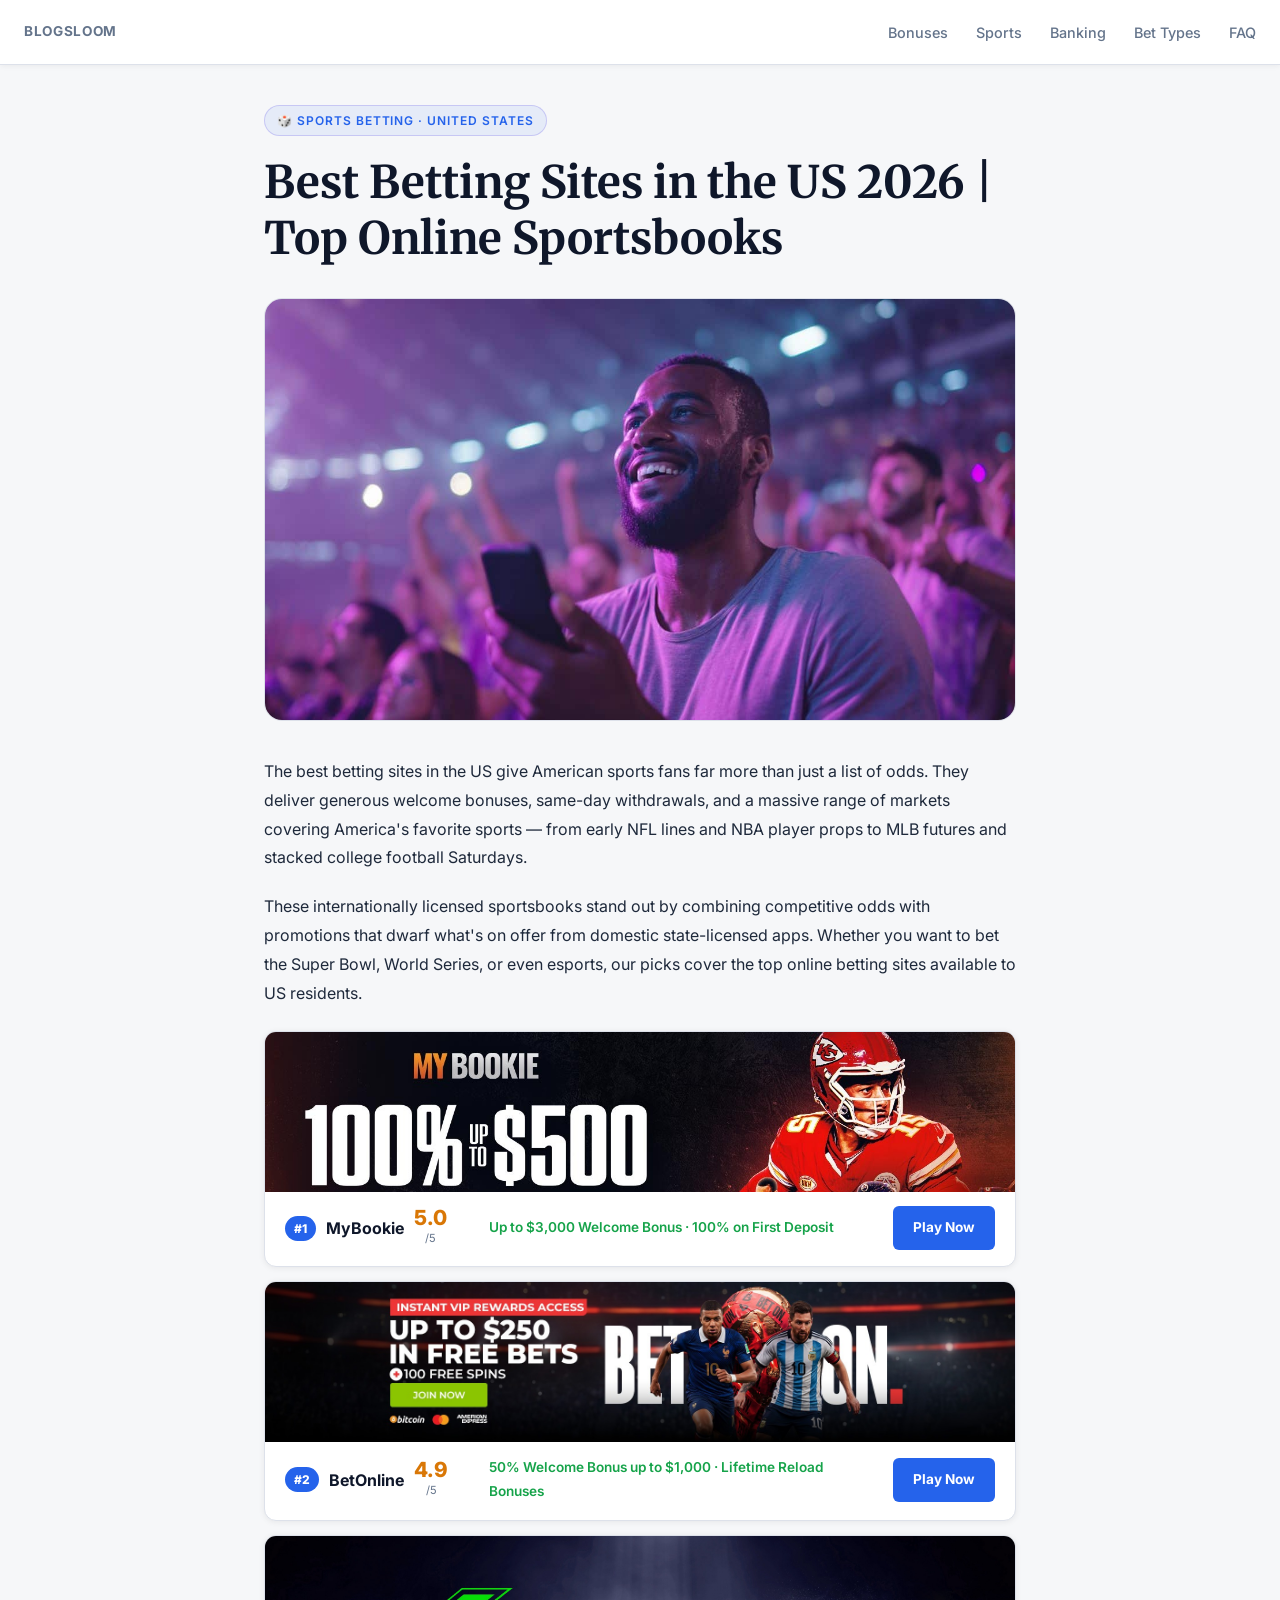
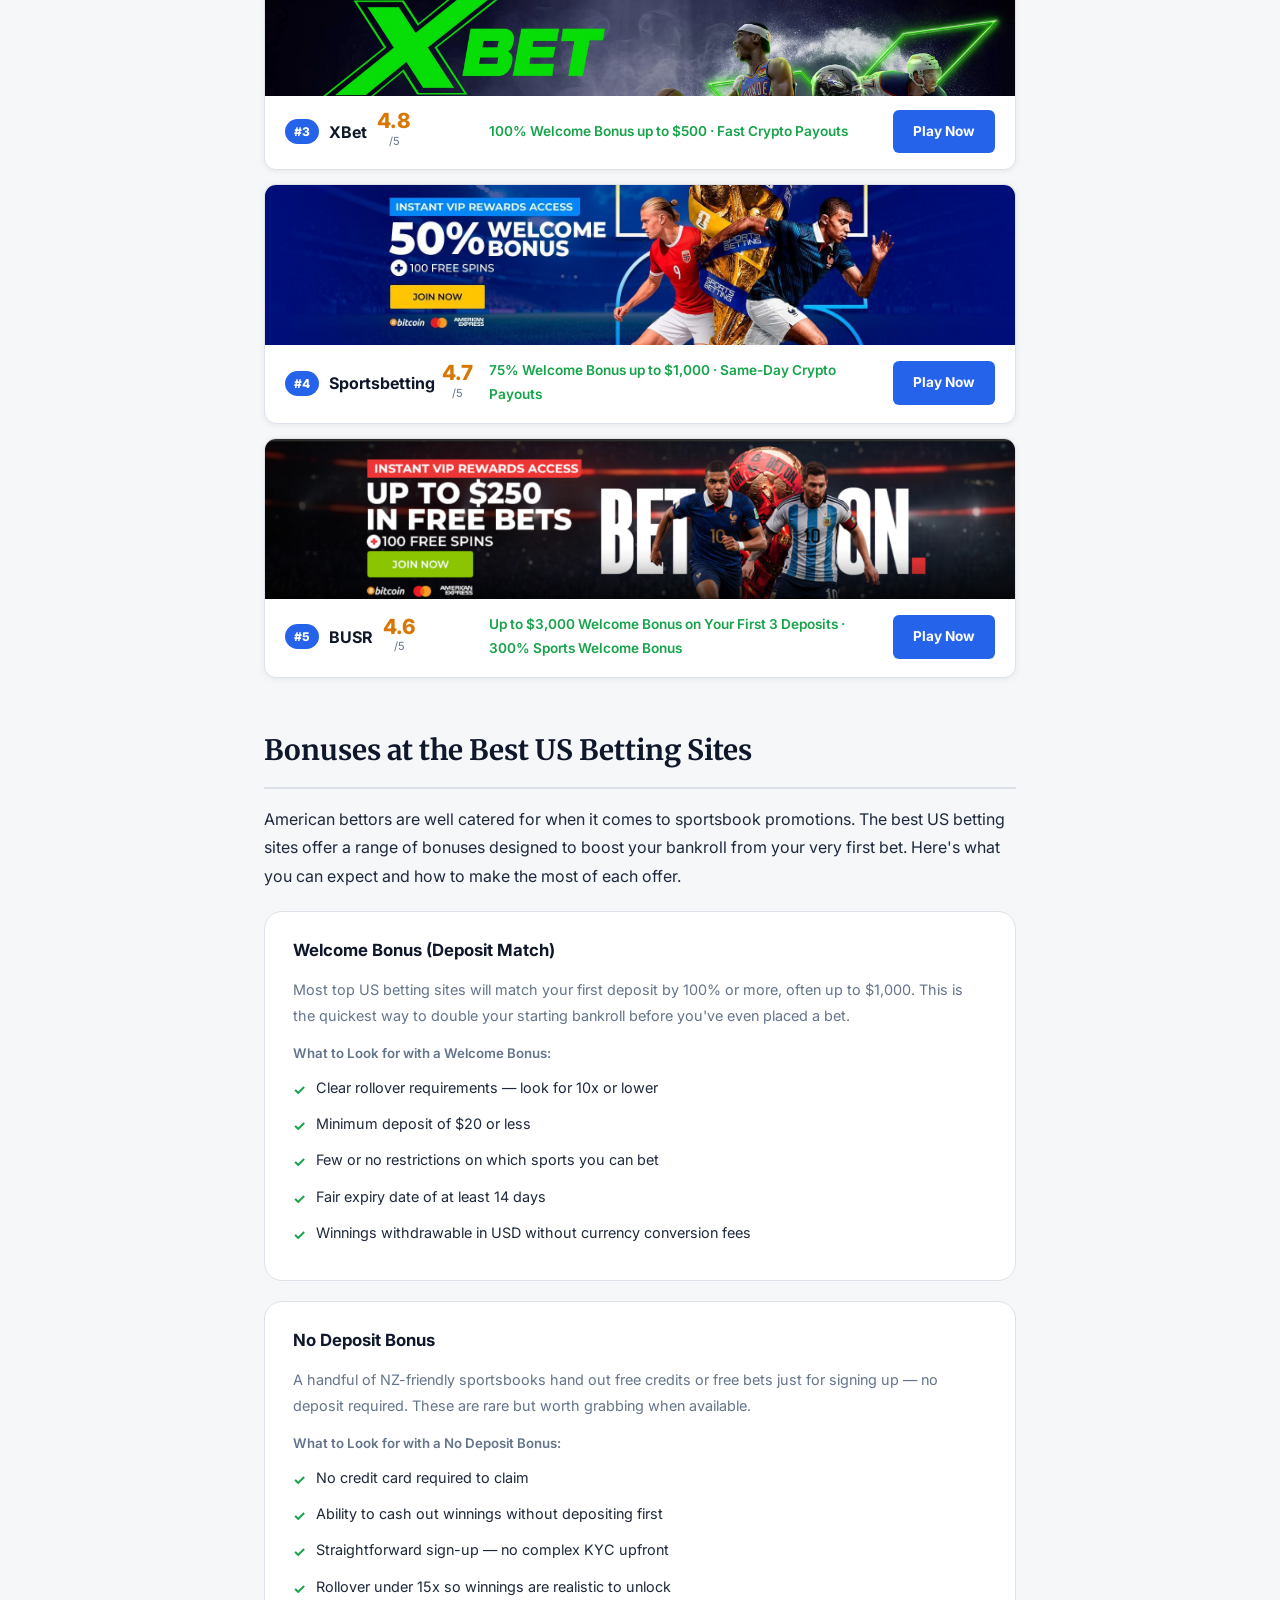
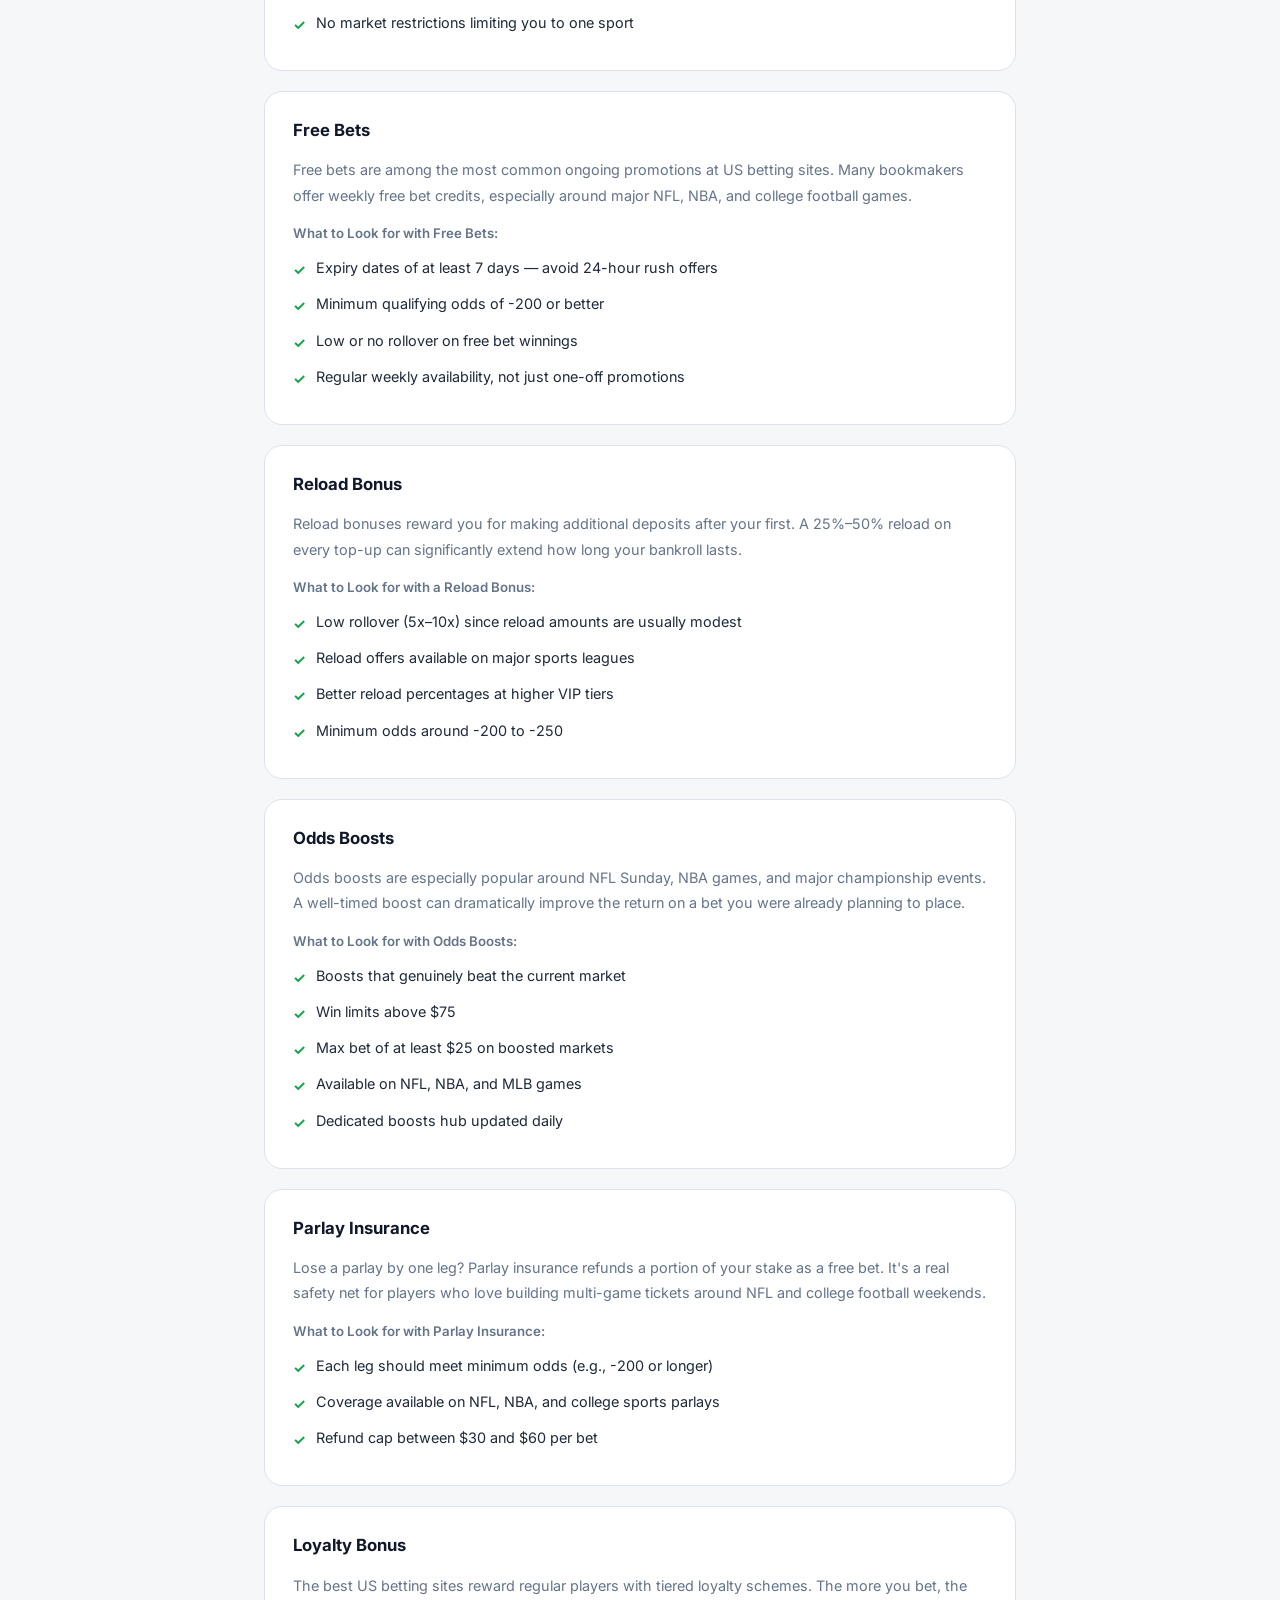
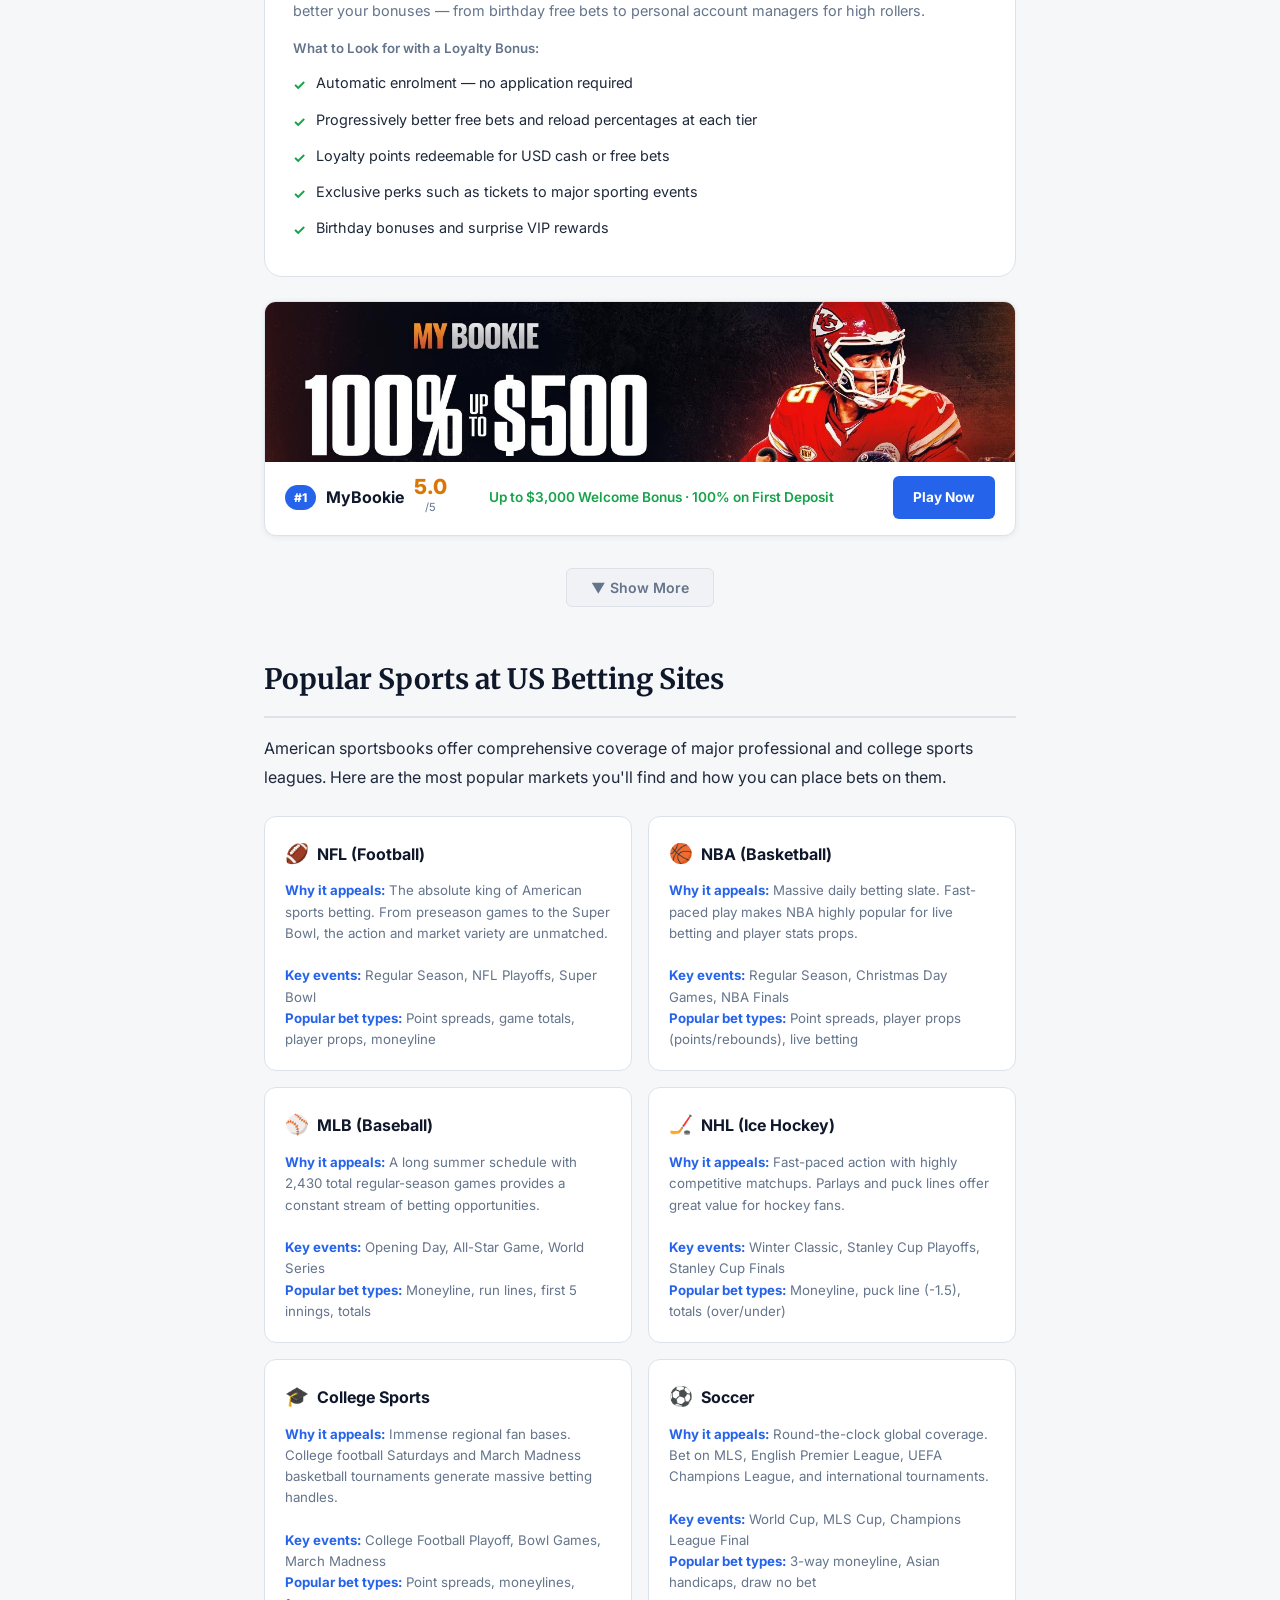
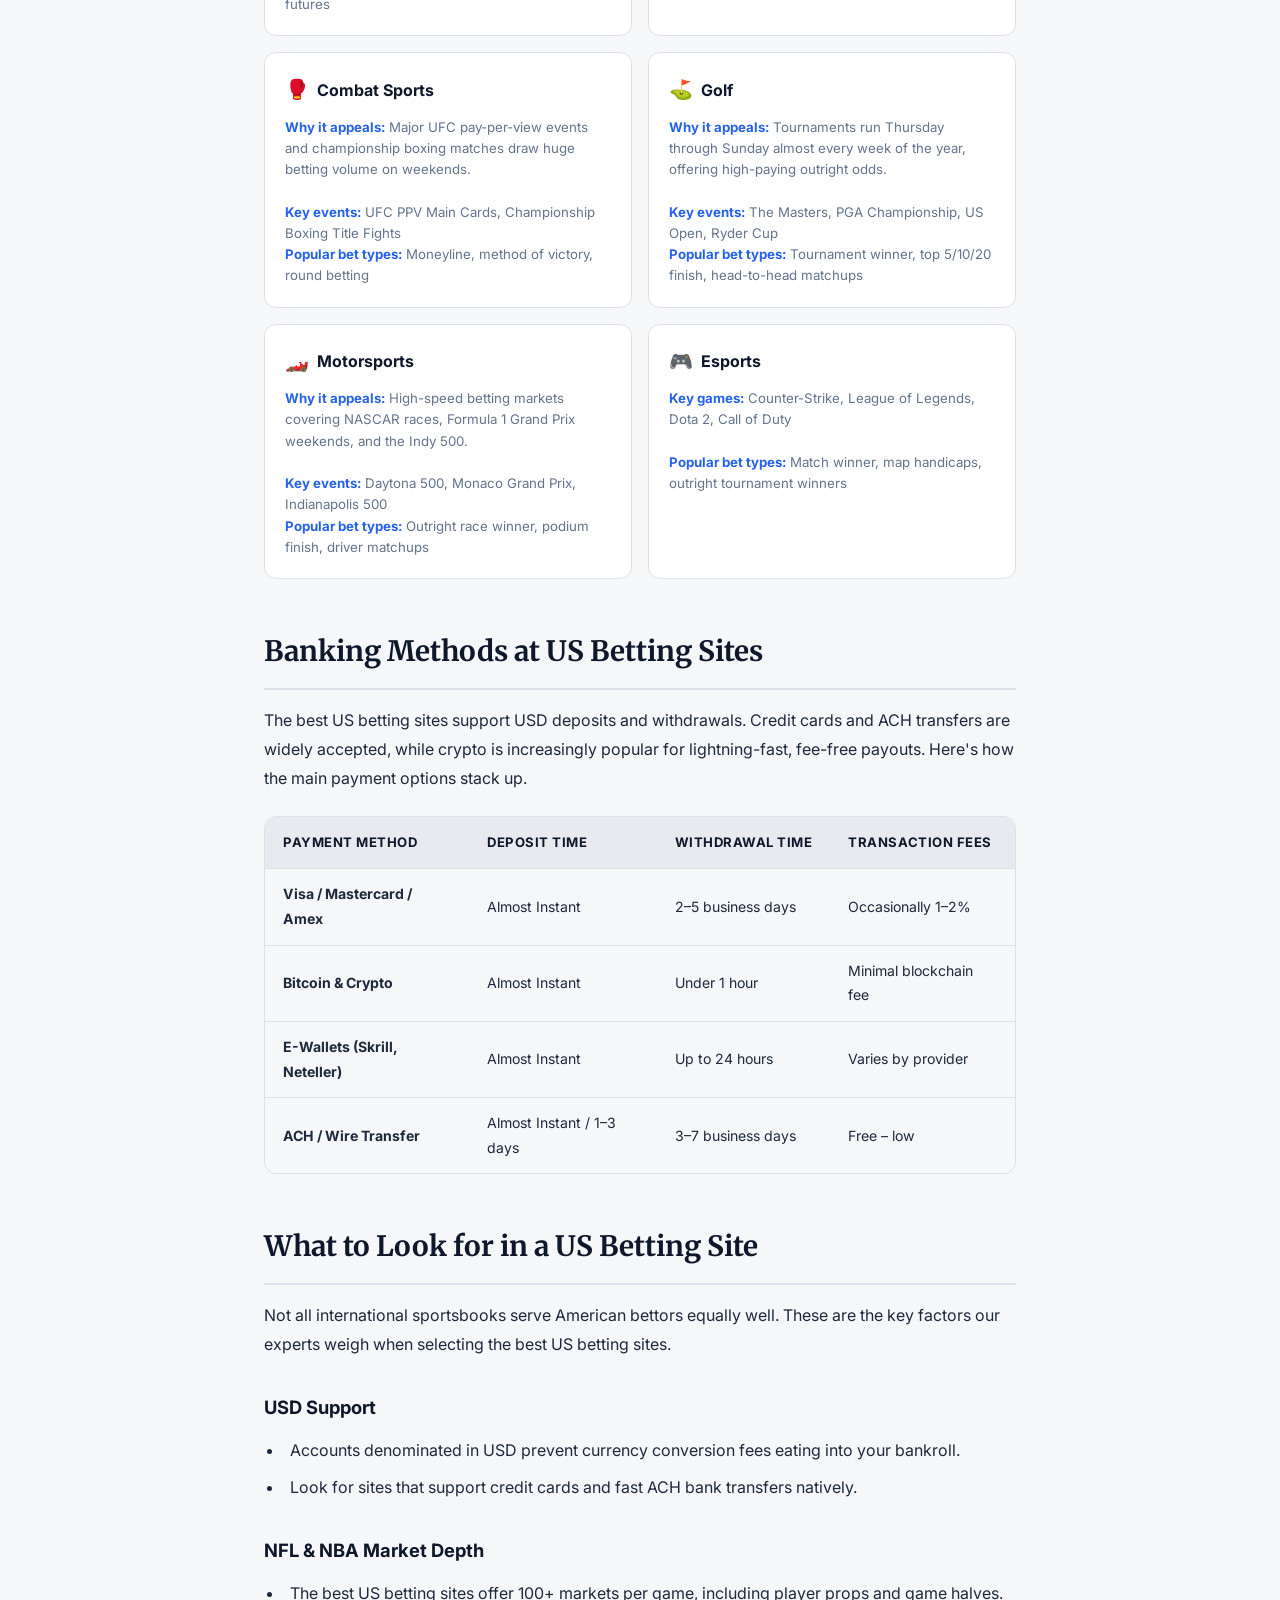
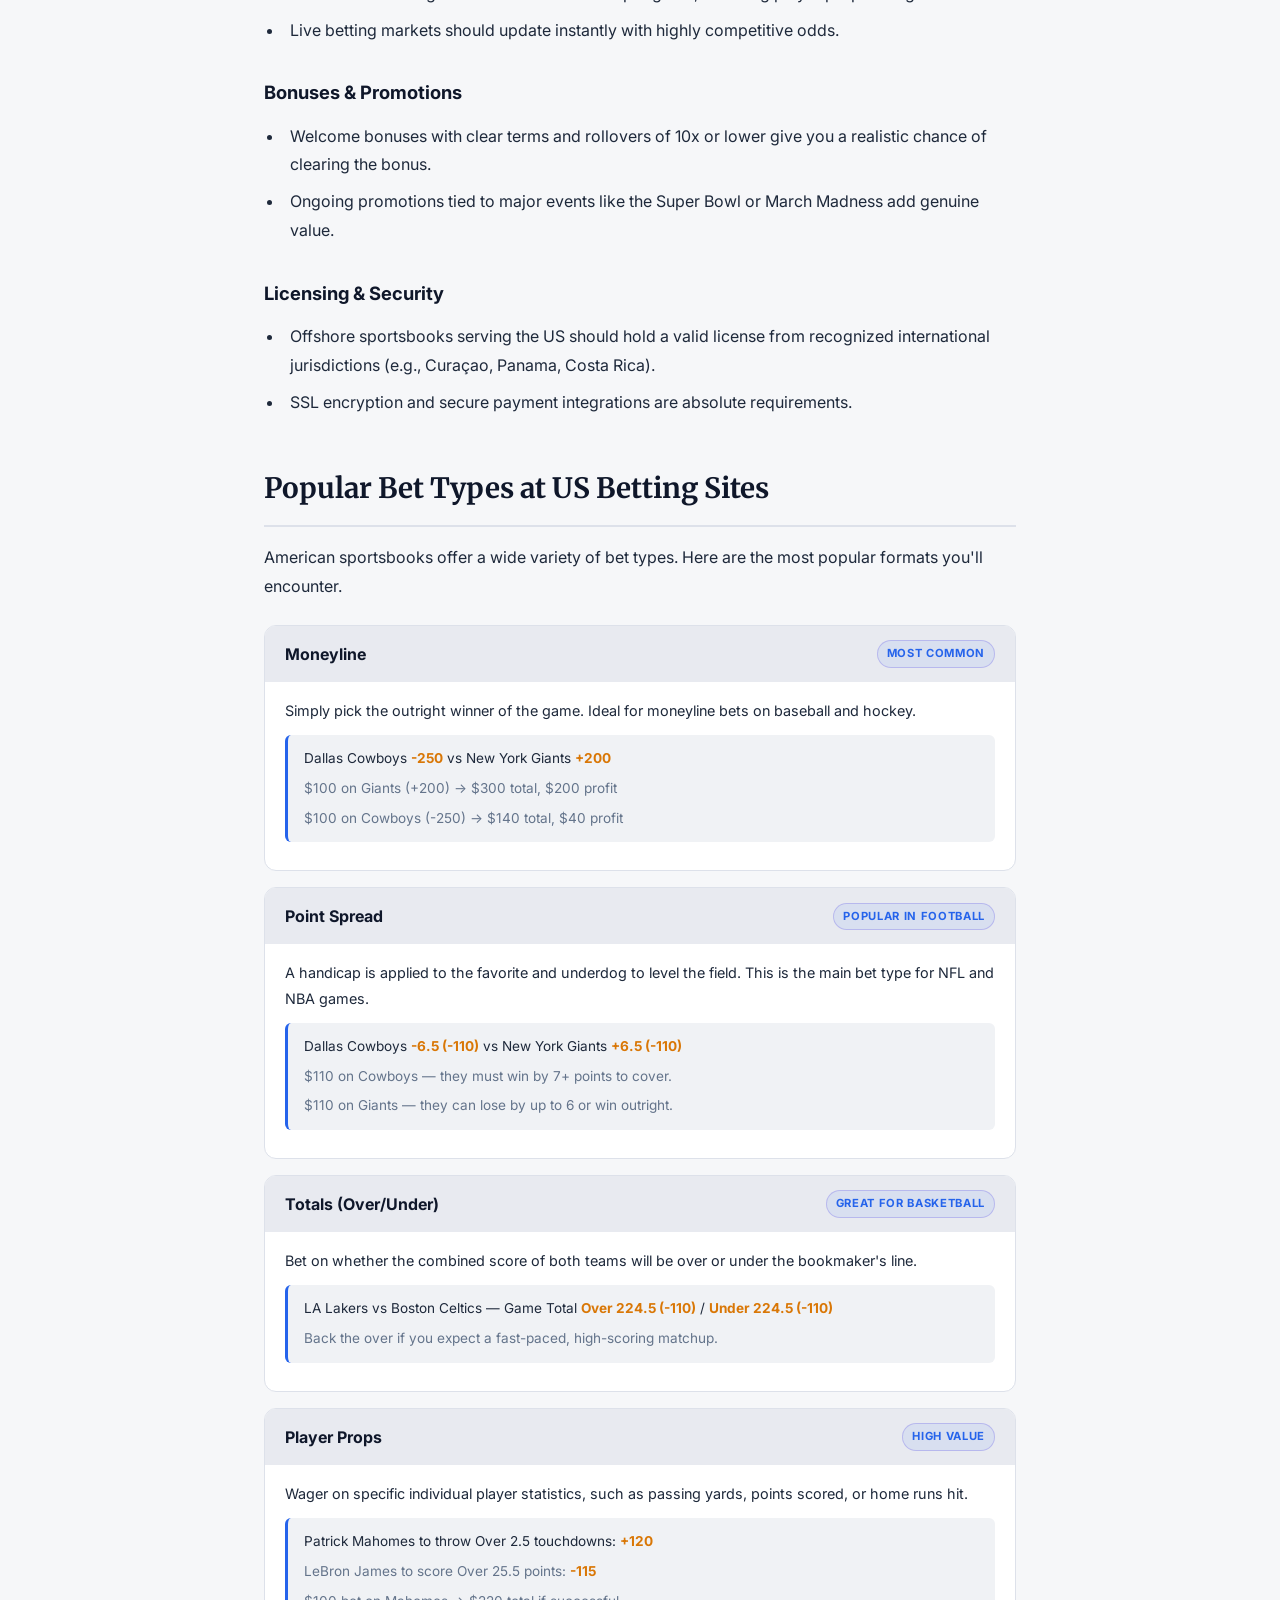
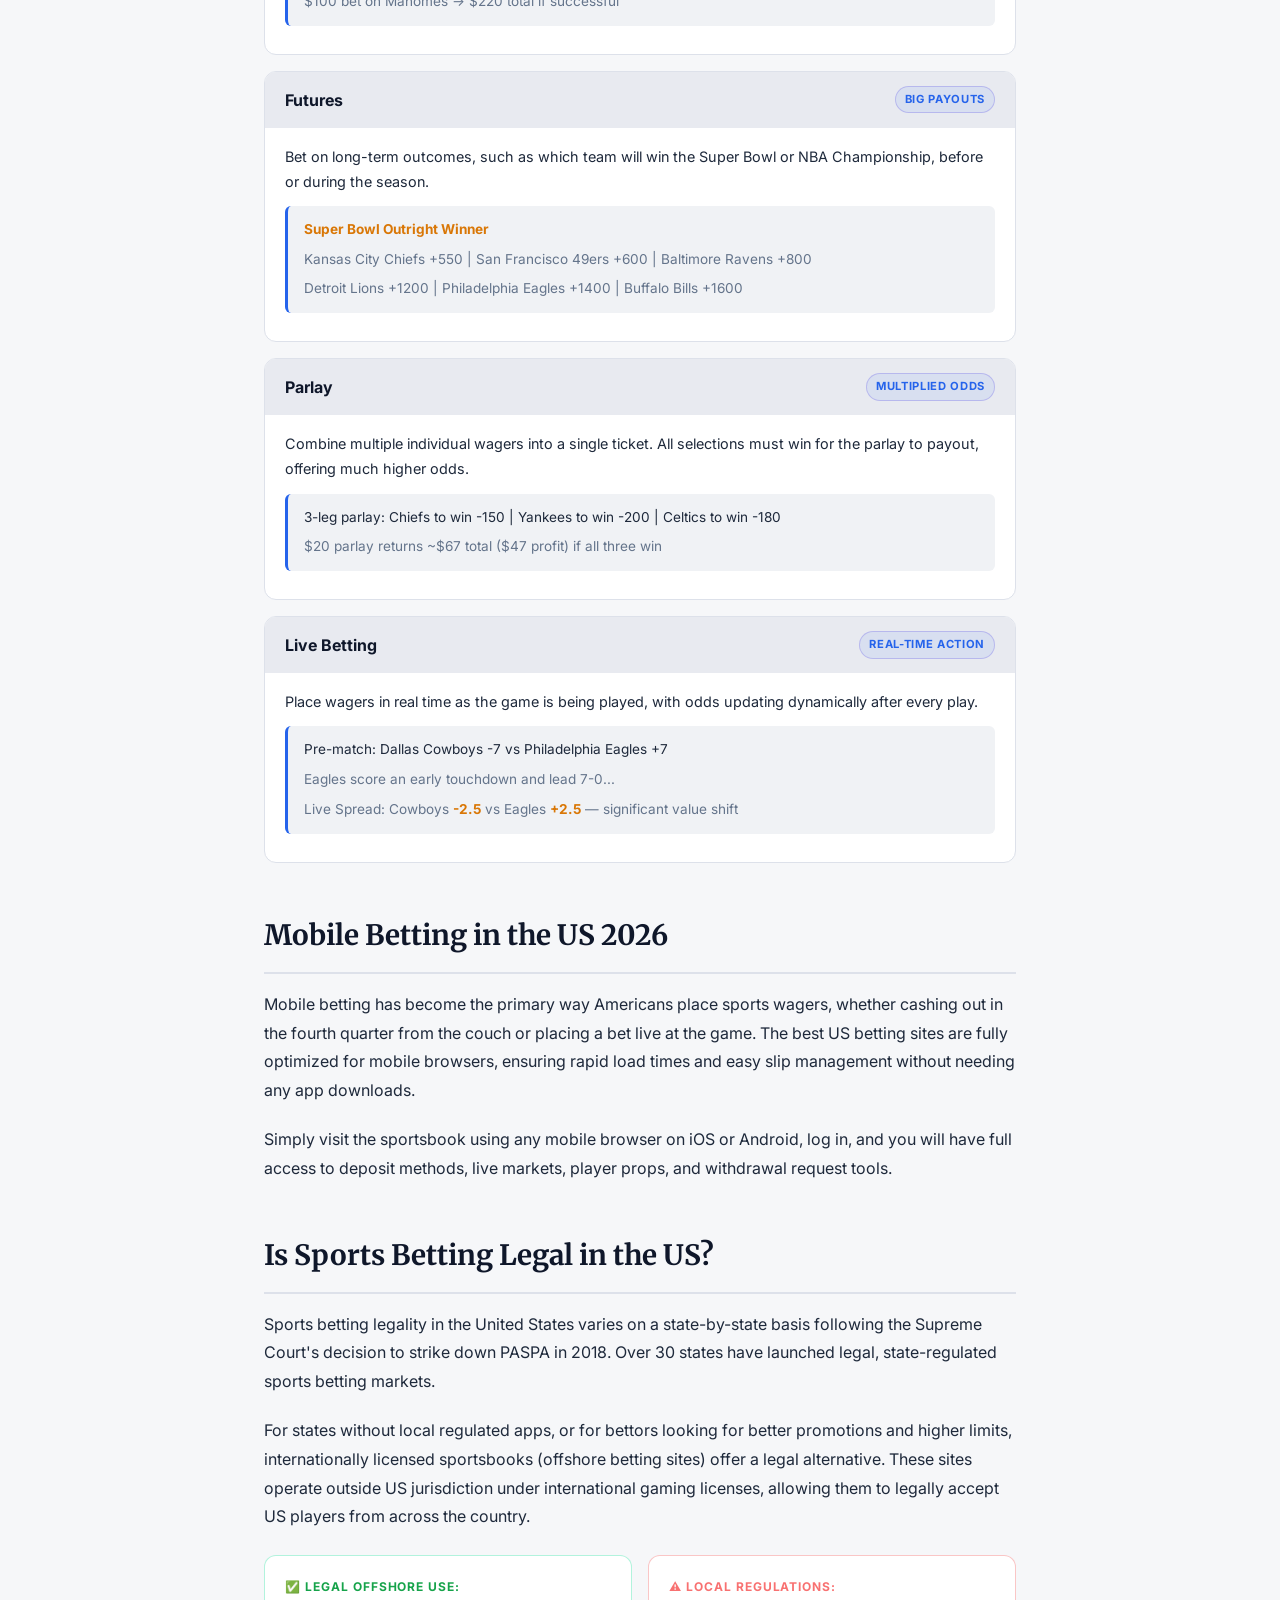
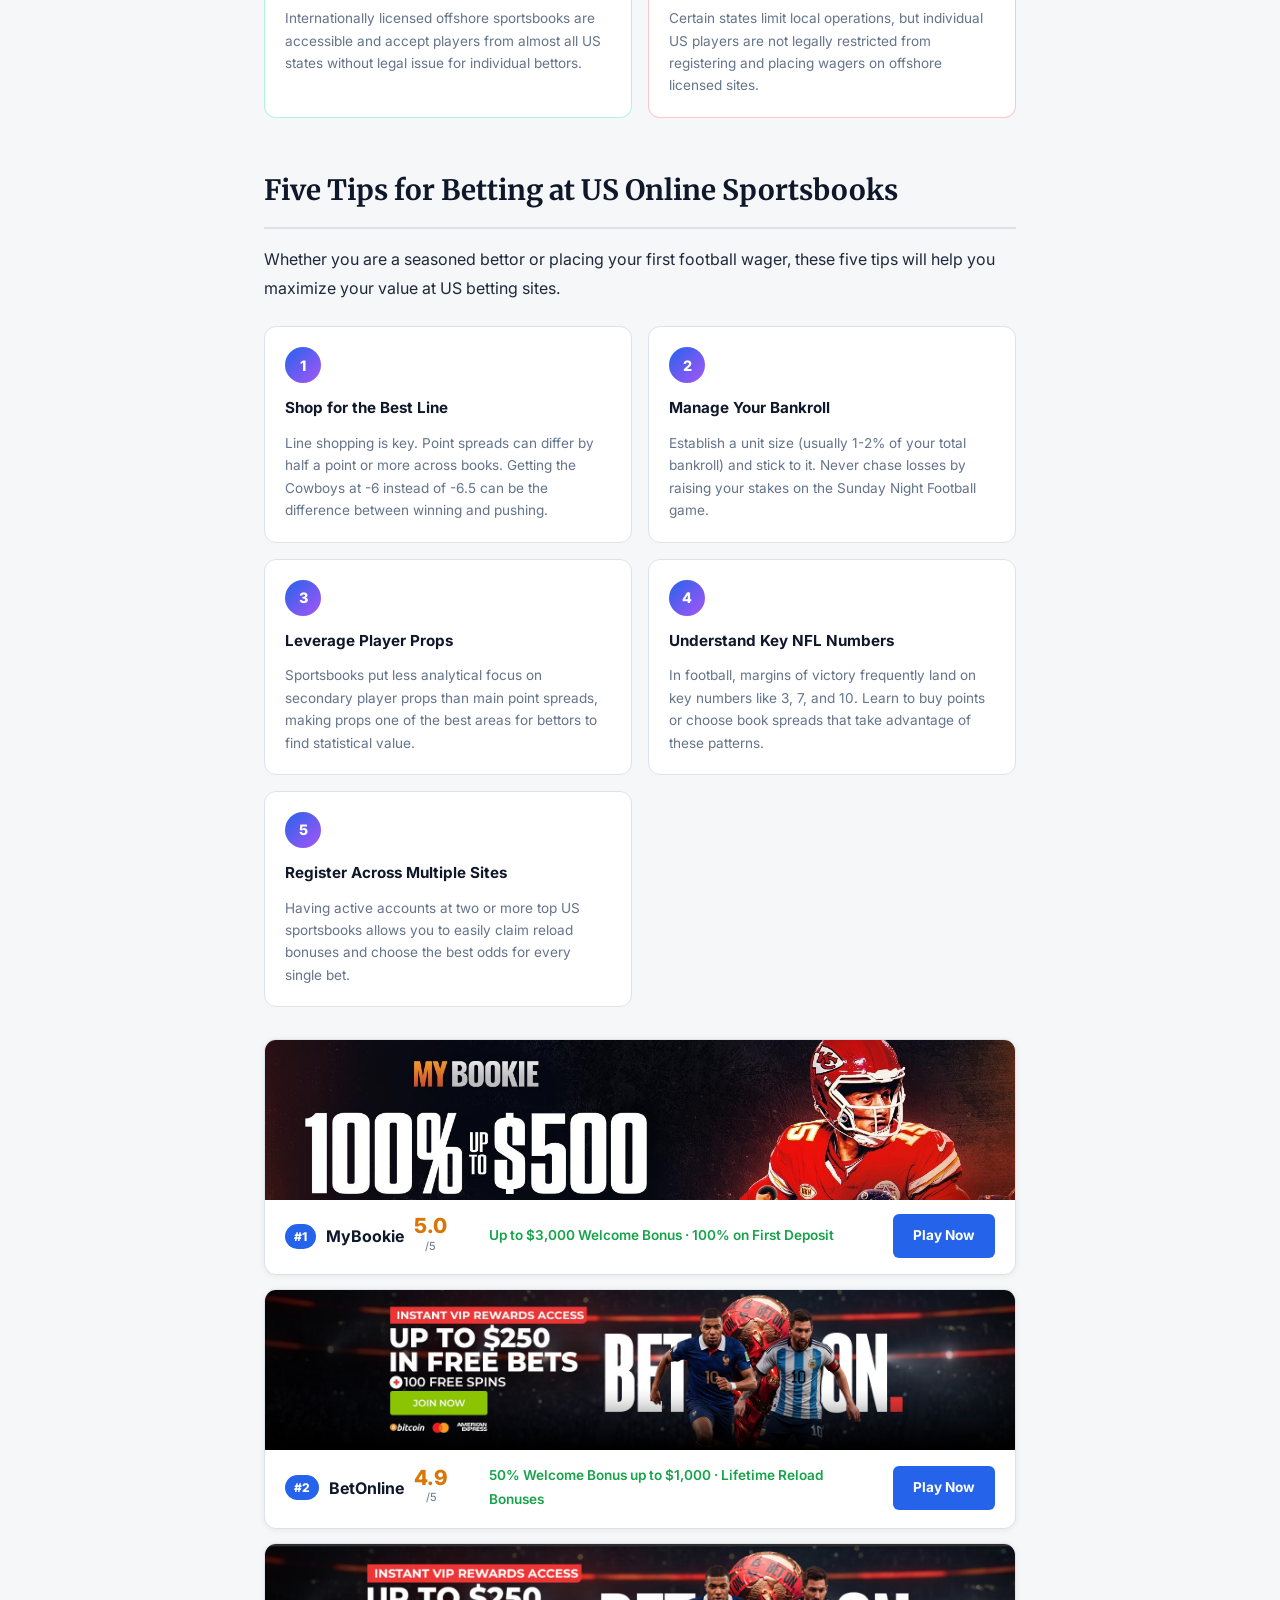
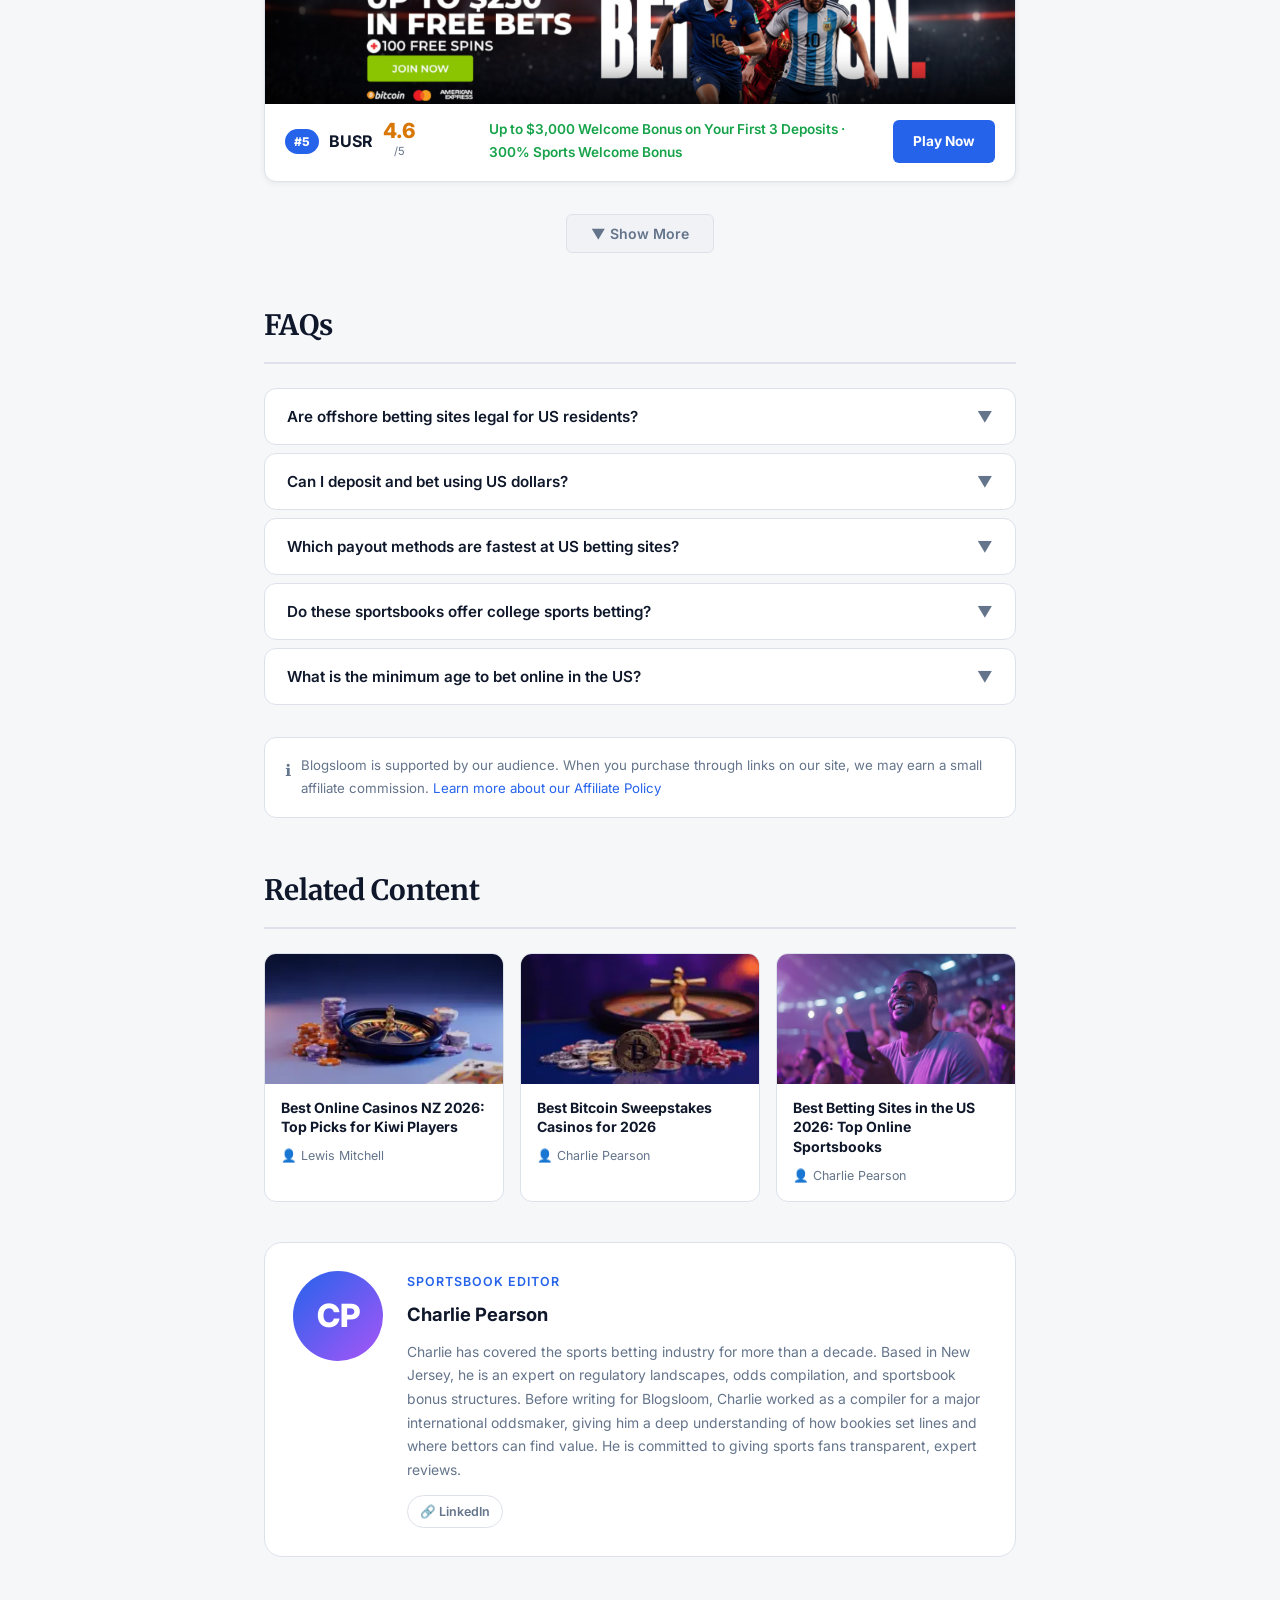
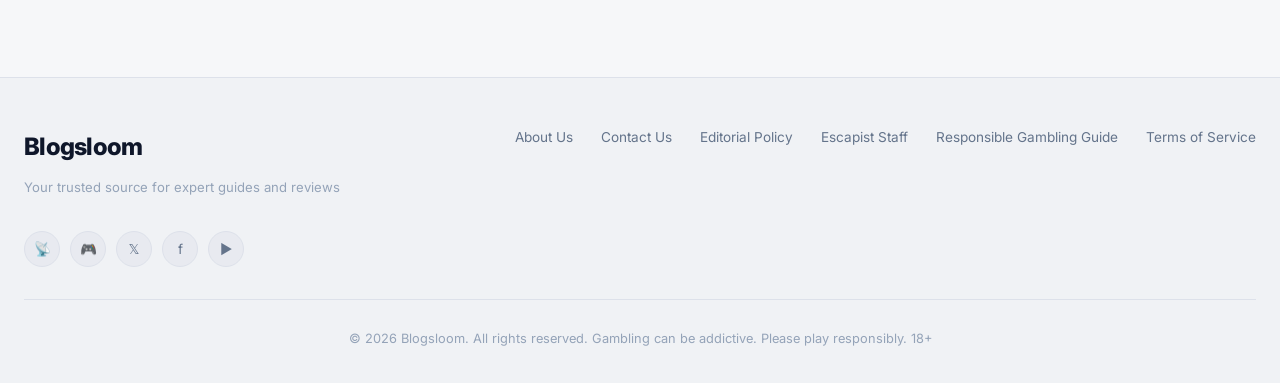
<file: index.html>
<!DOCTYPE html>
<html lang="en">
<head>
  <meta charset="UTF-8"/>
  <meta name="viewport" content="width=device-width, initial-scale=1.0"/>
  <title>Best Betting Sites in the US 2026 | Top Online Sportsbooks | Blogsloom</title>
  <meta name="description" content="The best betting sites in the US for 2026 offer American bettors generous welcome bonuses, fast USD payouts, and thousands of markets on NFL, NBA, MLB, and more."/>
  <link rel="shortcut icon" href="#"/>
  <link rel="preconnect" href="https://fonts.googleapis.com"/>
  <link rel="preconnect" href="https://fonts.gstatic.com" crossorigin/>
  <link href="https://fonts.googleapis.com/css2?family=Inter:wght@300;400;500;600;700;800&family=Merriweather:ital,wght@0,400;0,700;1,400&display=swap" rel="stylesheet"/>
  <link rel="stylesheet" href="./blog.css"/>
</head>
<body>

  <header class="site-header" id="top">
    <div class="header-inner">
      <a href="#top" class="site-logo">
        <span>Blogsloom</span>
      </a>
      <nav aria-label="Primary navigation">
        <ul class="header-nav">
          <li><a href="#bonuses">Bonuses</a></li>
          <li><a href="#sports">Sports</a></li>
          <li><a href="#banking">Banking</a></li>
          <li><a href="#bet-types">Bet Types</a></li>
          <li><a href="#faq">FAQ</a></li>
        </ul>
      </nav>
    </div>
  </header>

  <div class="page-wrapper">
    <main id="main-content">

      <header class="article-header">
        <div class="article-category">🎲 Sports Betting · United States</div>
        <h1 class="article-title">Best Betting Sites in the US 2026 | Top Online Sportsbooks</h1>
        <!-- author-byline
        <div class="author-byline">
          <div class="author-avatar-fallback">CP</div>
          <div class="author-info">
            <span class="author-name">Charlie Pearson</span>
            <span class="byline-sep">|</span>
            <span class="byline-date">Last Updated On: Jun 24, 2026 8:06 pm CEST</span>
          </div>
        </div>
        -->
      </header>

      <div class="hero-image-wrap">
        <img src="./assets/betting-sites-us.jpg.jpg" alt="Best US Betting Sites 2026" loading="eager"/>
      </div>

      <div class="prose">
        <p>The best betting sites in the US give American sports fans far more than just a list of odds. They deliver generous welcome bonuses, same-day withdrawals, and a massive range of markets covering America's favorite sports — from early NFL lines and NBA player props to MLB futures and stacked college football Saturdays.</p>
        <p>These internationally licensed sportsbooks stand out by combining competitive odds with promotions that dwarf what's on offer from domestic state-licensed apps. Whether you want to bet the Super Bowl, World Series, or even esports, our picks cover the top online betting sites available to US residents.</p>
      </div>

      <!-- Operator cards -->
      <div class="banner-card-list" id="top-picks">

        <!-- 1. MyBookie -->
        <div class="banner-card">
          <div class="banner-img-wrap">
            <img src="./best-us-betting-sites-2026/assets/MyBookie-HEADER-1300x600.jpg" alt="MyBookie — Best NZ Betting Site" loading="eager"/>
          </div>
          <div class="banner-card-body">
            <div class="banner-card-meta">
              <span class="banner-rank">#1</span>
              <span class="banner-name">MyBookie</span>
              <div class="operator-rating"><span class="rating-score">5.0</span><span class="rating-denom">/5</span></div>
            </div>
            <div class="banner-bonus">Up to $3,000 Welcome Bonus · 100% on First Deposit</div>
            <a href="#" class="btn-play" id="play-mybookie-1">Play Now</a>
          </div>
        </div>

        <!-- 2. BetOnline -->
        <div class="banner-card">
          <div class="banner-img-wrap">
            <img src="./best-us-betting-sites-2026/assets/Betonline_HPR_D_1920x352_OUT_1245437_Bet_On_1fccf30a3d.jpg" alt="BetOnline" loading="lazy"/>
          </div>
          <div class="banner-card-body">
            <div class="banner-card-meta">
              <span class="banner-rank">#2</span>
              <span class="banner-name">BetOnline</span>
              <div class="operator-rating"><span class="rating-score">4.9</span><span class="rating-denom">/5</span></div>
            </div>
            <div class="banner-bonus">50% Welcome Bonus up to $1,000 · Lifetime Reload Bonuses</div>
            <a href="#" class="btn-play" id="play-betonline-1">Play Now</a>
          </div>
        </div>

        <!-- 3. XBet -->
        <div class="banner-card">
          <div class="banner-img-wrap">
            <img src="./best-us-betting-sites-2026/assets/XB-HEADER-1200x675.jpg" alt="XBet" loading="lazy"/>
          </div>
          <div class="banner-card-body">
            <div class="banner-card-meta">
              <span class="banner-rank">#3</span>
              <span class="banner-name">XBet</span>
              <div class="operator-rating"><span class="rating-score">4.8</span><span class="rating-denom">/5</span></div>
            </div>
            <div class="banner-bonus">100% Welcome Bonus up to $500 · Fast Crypto Payouts</div>
            <a href="#" class="btn-play" id="play-xbet-1">Play Now</a>
          </div>
        </div>

        <!-- 4. Sportsbetting.ag -->
        <div class="banner-card">
          <div class="banner-img-wrap">
            <img src="./best-us-betting-sites-2026/assets/1920x352_Sportsbetting_HPR_OUT_26_125438_705f6979df.jpg" alt="Sportsbetting.ag" loading="lazy"/>
          </div>
          <div class="banner-card-body">
            <div class="banner-card-meta">
              <span class="banner-rank">#4</span>
              <span class="banner-name">Sportsbetting</span>
              <div class="operator-rating"><span class="rating-score">4.7</span><span class="rating-denom">/5</span></div>
            </div>
            <div class="banner-bonus">75% Welcome Bonus up to $1,000 · Same-Day Crypto Payouts</div>
            <a href="#" class="btn-play" id="play-sportsbet-1">Play Now</a>
          </div>
        </div>

        <!-- 5. BUSR -->
        <div class="banner-card">
          <div class="banner-img-wrap">
            <img src="./best-us-betting-sites-2026/assets/image.png" alt="BUSR" loading="lazy"/>
          </div>
          <div class="banner-card-body">
            <div class="banner-card-meta">
              <span class="banner-rank">#5</span>
              <span class="banner-name">BUSR</span>
              <div class="operator-rating"><span class="rating-score">4.6</span><span class="rating-denom">/5</span></div>
            </div>
            <div class="banner-bonus">Up to $3,000 Welcome Bonus on Your First 3 Deposits · 300% Sports Welcome Bonus</div>
            <a href="#" class="btn-play" id="play-busr-1">Play Now</a>
          </div>
        </div>

      </div>

      <!-- Bonuses -->
      <h2 id="bonuses">Bonuses at the Best US Betting Sites</h2>
      <div class="prose"><p>American bettors are well catered for when it comes to sportsbook promotions. The best US betting sites offer a range of bonuses designed to boost your bankroll from your very first bet. Here's what you can expect and how to make the most of each offer.</p></div>

      <div class="bonus-section">
        <h3>Welcome Bonus (Deposit Match)</h3>
        <p class="bonus-intro">Most top US betting sites will match your first deposit by 100% or more, often up to $1,000. This is the quickest way to double your starting bankroll before you've even placed a bet.</p>
        <strong class="bonus-label">What to Look for with a Welcome Bonus:</strong>
        <ul class="bonus-checklist">
          <li>Clear rollover requirements — look for 10x or lower</li>
          <li>Minimum deposit of $20 or less</li>
          <li>Few or no restrictions on which sports you can bet</li>
          <li>Fair expiry date of at least 14 days</li>
          <li>Winnings withdrawable in USD without currency conversion fees</li>
        </ul>
      </div>

      <div class="bonus-section">
        <h3>No Deposit Bonus</h3>
        <p class="bonus-intro">A handful of NZ-friendly sportsbooks hand out free credits or free bets just for signing up — no deposit required. These are rare but worth grabbing when available.</p>
        <strong class="bonus-label">What to Look for with a No Deposit Bonus:</strong>
        <ul class="bonus-checklist">
          <li>No credit card required to claim</li>
          <li>Ability to cash out winnings without depositing first</li>
          <li>Straightforward sign-up — no complex KYC upfront</li>
          <li>Rollover under 15x so winnings are realistic to unlock</li>
          <li>No market restrictions limiting you to one sport</li>
        </ul>
      </div>

      <div class="bonus-section">
        <h3>Free Bets</h3>
        <p class="bonus-intro">Free bets are among the most common ongoing promotions at US betting sites. Many bookmakers offer weekly free bet credits, especially around major NFL, NBA, and college football games.</p>
        <strong class="bonus-label">What to Look for with Free Bets:</strong>
        <ul class="bonus-checklist">
          <li>Expiry dates of at least 7 days — avoid 24-hour rush offers</li>
          <li>Minimum qualifying odds of -200 or better</li>
          <li>Low or no rollover on free bet winnings</li>
          <li>Regular weekly availability, not just one-off promotions</li>
        </ul>
      </div>

      <div class="bonus-section">
        <h3>Reload Bonus</h3>
        <p class="bonus-intro">Reload bonuses reward you for making additional deposits after your first. A 25%–50% reload on every top-up can significantly extend how long your bankroll lasts.</p>
        <strong class="bonus-label">What to Look for with a Reload Bonus:</strong>
        <ul class="bonus-checklist">
          <li>Low rollover (5x–10x) since reload amounts are usually modest</li>
          <li>Reload offers available on major sports leagues</li>
          <li>Better reload percentages at higher VIP tiers</li>
          <li>Minimum odds around -200 to -250</li>
        </ul>
      </div>

      <div class="bonus-section">
        <h3>Odds Boosts</h3>
        <p class="bonus-intro">Odds boosts are especially popular around NFL Sunday, NBA games, and major championship events. A well-timed boost can dramatically improve the return on a bet you were already planning to place.</p>
        <strong class="bonus-label">What to Look for with Odds Boosts:</strong>
        <ul class="bonus-checklist">
          <li>Boosts that genuinely beat the current market</li>
          <li>Win limits above $75</li>
          <li>Max bet of at least $25 on boosted markets</li>
          <li>Available on NFL, NBA, and MLB games</li>
          <li>Dedicated boosts hub updated daily</li>
        </ul>
      </div>

      <div class="bonus-section">
        <h3>Parlay Insurance</h3>
        <p class="bonus-intro">Lose a parlay by one leg? Parlay insurance refunds a portion of your stake as a free bet. It's a real safety net for players who love building multi-game tickets around NFL and college football weekends.</p>
        <strong class="bonus-label">What to Look for with Parlay Insurance:</strong>
        <ul class="bonus-checklist">
          <li>Each leg should meet minimum odds (e.g., -200 or longer)</li>
          <li>Coverage available on NFL, NBA, and college sports parlays</li>
          <li>Refund cap between $30 and $60 per bet</li>
        </ul>
      </div>

      <div class="bonus-section">
        <h3>Loyalty Bonus</h3>
        <p class="bonus-intro">The best US betting sites reward regular players with tiered loyalty schemes. The more you bet, the better your bonuses — from birthday free bets to personal account managers for high rollers.</p>
        <strong class="bonus-label">What to Look for with a Loyalty Bonus:</strong>
        <ul class="bonus-checklist">
          <li>Automatic enrolment — no application required</li>
          <li>Progressively better free bets and reload percentages at each tier</li>
          <li>Loyalty points redeemable for USD cash or free bets</li>
          <li>Exclusive perks such as tickets to major sporting events</li>
          <li>Birthday bonuses and surprise VIP rewards</li>
        </ul>
      </div>

      <div class="banner-card-list">
        <div class="banner-card">
          <div class="banner-img-wrap">
            <img src="./best-us-betting-sites-2026/assets/MyBookie-HEADER-1300x600.jpg" alt="MyBookie" loading="lazy"/>
          </div>
          <div class="banner-card-body">
            <div class="banner-card-meta">
              <span class="banner-rank">#1</span>
              <span class="banner-name">MyBookie</span>
              <div class="operator-rating"><span class="rating-score">5.0</span><span class="rating-denom">/5</span></div>
            </div>
            <div class="banner-bonus">Up to $3,000 Welcome Bonus · 100% on First Deposit</div>
            <a href="#" class="btn-play" id="play-mybookie-2">Play Now</a>
          </div>
        </div>
      </div>
      <div class="show-more-wrap"><button class="btn-show-more" id="show-more-btn">▼ Show More</button></div>

      <!-- Sports -->
      <h2 id="sports">Popular Sports at US Betting Sites</h2>
      <div class="prose"><p>American sportsbooks offer comprehensive coverage of major professional and college sports leagues. Here are the most popular markets you'll find and how you can place bets on them.</p></div>

      <div class="sports-grid">
        <div class="sport-card">
          <div class="sport-card-title"><span class="sport-icon">🏈</span> NFL (Football)</div>
          <div class="sport-detail"><strong>Why it appeals:</strong> The absolute king of American sports betting. From preseason games to the Super Bowl, the action and market variety are unmatched.<br/><br/><strong>Key events:</strong> Regular Season, NFL Playoffs, Super Bowl<br/><strong>Popular bet types:</strong> Point spreads, game totals, player props, moneyline</div>
        </div>
        <div class="sport-card">
          <div class="sport-card-title"><span class="sport-icon">🏀</span> NBA (Basketball)</div>
          <div class="sport-detail"><strong>Why it appeals:</strong> Massive daily betting slate. Fast-paced play makes NBA highly popular for live betting and player stats props.<br/><br/><strong>Key events:</strong> Regular Season, Christmas Day Games, NBA Finals<br/><strong>Popular bet types:</strong> Point spreads, player props (points/rebounds), live betting</div>
        </div>
        <div class="sport-card">
          <div class="sport-card-title"><span class="sport-icon">⚾</span> MLB (Baseball)</div>
          <div class="sport-detail"><strong>Why it appeals:</strong> A long summer schedule with 2,430 total regular-season games provides a constant stream of betting opportunities.<br/><br/><strong>Key events:</strong> Opening Day, All-Star Game, World Series<br/><strong>Popular bet types:</strong> Moneyline, run lines, first 5 innings, totals</div>
        </div>
        <div class="sport-card">
          <div class="sport-card-title"><span class="sport-icon">🏒</span> NHL (Ice Hockey)</div>
          <div class="sport-detail"><strong>Why it appeals:</strong> Fast-paced action with highly competitive matchups. Parlays and puck lines offer great value for hockey fans.<br/><br/><strong>Key events:</strong> Winter Classic, Stanley Cup Playoffs, Stanley Cup Finals<br/><strong>Popular bet types:</strong> Moneyline, puck line (-1.5), totals (over/under)</div>
        </div>
        <div class="sport-card">
          <div class="sport-card-title"><span class="sport-icon">🎓</span> College Sports</div>
          <div class="sport-detail"><strong>Why it appeals:</strong> Immense regional fan bases. College football Saturdays and March Madness basketball tournaments generate massive betting handles.<br/><br/><strong>Key events:</strong> College Football Playoff, Bowl Games, March Madness<br/><strong>Popular bet types:</strong> Point spreads, moneylines, futures</div>
        </div>
        <div class="sport-card">
          <div class="sport-card-title"><span class="sport-icon">⚽</span> Soccer</div>
          <div class="sport-detail"><strong>Why it appeals:</strong> Round-the-clock global coverage. Bet on MLS, English Premier League, UEFA Champions League, and international tournaments.<br/><br/><strong>Key events:</strong> World Cup, MLS Cup, Champions League Final<br/><strong>Popular bet types:</strong> 3-way moneyline, Asian handicaps, draw no bet</div>
        </div>
        <div class="sport-card">
          <div class="sport-card-title"><span class="sport-icon">🥊</span> Combat Sports</div>
          <div class="sport-detail"><strong>Why it appeals:</strong> Major UFC pay-per-view events and championship boxing matches draw huge betting volume on weekends.<br/><br/><strong>Key events:</strong> UFC PPV Main Cards, Championship Boxing Title Fights<br/><strong>Popular bet types:</strong> Moneyline, method of victory, round betting</div>
        </div>
        <div class="sport-card">
          <div class="sport-card-title"><span class="sport-icon">⛳</span> Golf</div>
          <div class="sport-detail"><strong>Why it appeals:</strong> Tournaments run Thursday through Sunday almost every week of the year, offering high-paying outright odds.<br/><br/><strong>Key events:</strong> The Masters, PGA Championship, US Open, Ryder Cup<br/><strong>Popular bet types:</strong> Tournament winner, top 5/10/20 finish, head-to-head matchups</div>
        </div>
        <div class="sport-card">
          <div class="sport-card-title"><span class="sport-icon">🏎️</span> Motorsports</div>
          <div class="sport-detail"><strong>Why it appeals:</strong> High-speed betting markets covering NASCAR races, Formula 1 Grand Prix weekends, and the Indy 500.<br/><br/><strong>Key events:</strong> Daytona 500, Monaco Grand Prix, Indianapolis 500<br/><strong>Popular bet types:</strong> Outright race winner, podium finish, driver matchups</div>
        </div>
        <div class="sport-card">
          <div class="sport-card-title"><span class="sport-icon">🎮</span> Esports</div>
          <div class="sport-detail"><strong>Key games:</strong> Counter-Strike, League of Legends, Dota 2, Call of Duty<br/><br/><strong>Popular bet types:</strong> Match winner, map handicaps, outright tournament winners</div>
        </div>
      </div>

      <!-- Banking -->
      <h2 id="banking">Banking Methods at US Betting Sites</h2>
      <div class="prose"><p>The best US betting sites support USD deposits and withdrawals. Credit cards and ACH transfers are widely accepted, while crypto is increasingly popular for lightning-fast, fee-free payouts. Here's how the main payment options stack up.</p></div>

      <div class="table-wrap">
        <table>
          <thead>
            <tr><th>Payment Method</th><th>Deposit Time</th><th>Withdrawal Time</th><th>Transaction Fees</th></tr>
          </thead>
          <tbody>
            <tr><td><strong>Visa / Mastercard / Amex</strong></td><td>Almost Instant</td><td>2–5 business days</td><td>Occasionally 1–2%</td></tr>
            <tr><td><strong>Bitcoin &amp; Crypto</strong></td><td>Almost Instant</td><td>Under 1 hour</td><td>Minimal blockchain fee</td></tr>
            <tr><td><strong>E-Wallets (Skrill, Neteller)</strong></td><td>Almost Instant</td><td>Up to 24 hours</td><td>Varies by provider</td></tr>
            <tr><td><strong>ACH / Wire Transfer</strong></td><td>Almost Instant / 1–3 days</td><td>3–7 business days</td><td>Free – low</td></tr>
          </tbody>
        </table>
      </div>

      <!-- What to Look For -->
      <h2 id="criteria">What to Look for in a US Betting Site</h2>
      <div class="prose">
        <p>Not all international sportsbooks serve American bettors equally well. These are the key factors our experts weigh when selecting the best US betting sites.</p>
        <h3>USD Support</h3>
        <ul>
          <li>Accounts denominated in USD prevent currency conversion fees eating into your bankroll.</li>
          <li>Look for sites that support credit cards and fast ACH bank transfers natively.</li>
        </ul>
        <h3>NFL &amp; NBA Market Depth</h3>
        <ul>
          <li>The best US betting sites offer 100+ markets per game, including player props and game halves.</li>
          <li>Live betting markets should update instantly with highly competitive odds.</li>
        </ul>
        <h3>Bonuses &amp; Promotions</h3>
        <ul>
          <li>Welcome bonuses with clear terms and rollovers of 10x or lower give you a realistic chance of clearing the bonus.</li>
          <li>Ongoing promotions tied to major events like the Super Bowl or March Madness add genuine value.</li>
        </ul>
        <h3>Licensing &amp; Security</h3>
        <ul>
          <li>Offshore sportsbooks serving the US should hold a valid license from recognized international jurisdictions (e.g., Curaçao, Panama, Costa Rica).</li>
          <li>SSL encryption and secure payment integrations are absolute requirements.</li>
        </ul>
      </div>

      <!-- Bet Types -->
      <h2 id="bet-types">Popular Bet Types at US Betting Sites</h2>
      <div class="prose"><p>American sportsbooks offer a wide variety of bet types. Here are the most popular formats you'll encounter.</p></div>

      <div class="bet-types">
        <div class="bet-type-card">
          <div class="bet-type-header"><h3>Moneyline</h3><span class="bet-badge">Most Common</span></div>
          <div class="bet-type-body">
            <p>Simply pick the outright winner of the game. Ideal for moneyline bets on baseball and hockey.</p>
            <div class="odds-example">
              <p>Dallas Cowboys <strong>-250</strong> vs New York Giants <strong>+200</strong></p>
              <p>$100 on Giants (+200) → $300 total, $200 profit</p>
              <p>$100 on Cowboys (-250) → $140 total, $40 profit</p>
            </div>
          </div>
        </div>
        <div class="bet-type-card">
          <div class="bet-type-header"><h3>Point Spread</h3><span class="bet-badge">Popular in Football</span></div>
          <div class="bet-type-body">
            <p>A handicap is applied to the favorite and underdog to level the field. This is the main bet type for NFL and NBA games.</p>
            <div class="odds-example">
              <p>Dallas Cowboys <strong>-6.5 (-110)</strong> vs New York Giants <strong>+6.5 (-110)</strong></p>
              <p>$110 on Cowboys — they must win by 7+ points to cover.</p>
              <p>$110 on Giants — they can lose by up to 6 or win outright.</p>
            </div>
          </div>
        </div>
        <div class="bet-type-card">
          <div class="bet-type-header"><h3>Totals (Over/Under)</h3><span class="bet-badge">Great for Basketball</span></div>
          <div class="bet-type-body">
            <p>Bet on whether the combined score of both teams will be over or under the bookmaker's line.</p>
            <div class="odds-example">
              <p>LA Lakers vs Boston Celtics — Game Total <strong>Over 224.5 (-110)</strong> / <strong>Under 224.5 (-110)</strong></p>
              <p>Back the over if you expect a fast-paced, high-scoring matchup.</p>
            </div>
          </div>
        </div>
        <div class="bet-type-card">
          <div class="bet-type-header"><h3>Player Props</h3><span class="bet-badge">High Value</span></div>
          <div class="bet-type-body">
            <p>Wager on specific individual player statistics, such as passing yards, points scored, or home runs hit.</p>
            <div class="odds-example">
              <p>Patrick Mahomes to throw Over 2.5 touchdowns: <strong>+120</strong></p>
              <p>LeBron James to score Over 25.5 points: <strong>-115</strong></p>
              <p>$100 bet on Mahomes → $220 total if successful</p>
            </div>
          </div>
        </div>
        <div class="bet-type-card">
          <div class="bet-type-header"><h3>Futures</h3><span class="bet-badge">Big Payouts</span></div>
          <div class="bet-type-body">
            <p>Bet on long-term outcomes, such as which team will win the Super Bowl or NBA Championship, before or during the season.</p>
            <div class="odds-example">
              <p><strong>Super Bowl Outright Winner</strong></p>
              <p>Kansas City Chiefs +550 | San Francisco 49ers +600 | Baltimore Ravens +800</p>
              <p>Detroit Lions +1200 | Philadelphia Eagles +1400 | Buffalo Bills +1600</p>
            </div>
          </div>
        </div>
        <div class="bet-type-card">
          <div class="bet-type-header"><h3>Parlay</h3><span class="bet-badge">Multiplied Odds</span></div>
          <div class="bet-type-body">
            <p>Combine multiple individual wagers into a single ticket. All selections must win for the parlay to payout, offering much higher odds.</p>
            <div class="odds-example">
              <p>3-leg parlay: Chiefs to win -150 | Yankees to win -200 | Celtics to win -180</p>
              <p>$20 parlay returns ~$67 total ($47 profit) if all three win</p>
            </div>
          </div>
        </div>
        <div class="bet-type-card">
          <div class="bet-type-header"><h3>Live Betting</h3><span class="bet-badge">Real-Time Action</span></div>
          <div class="bet-type-body">
            <p>Place wagers in real time as the game is being played, with odds updating dynamically after every play.</p>
            <div class="odds-example">
              <p>Pre-match: Dallas Cowboys -7 vs Philadelphia Eagles +7</p>
              <p>Eagles score an early touchdown and lead 7-0...</p>
              <p>Live Spread: Cowboys <strong>-2.5</strong> vs Eagles <strong>+2.5</strong> — significant value shift</p>
            </div>
          </div>
        </div>
      </div>

      <!-- Mobile -->
      <h2 id="mobile">Mobile Betting in the US 2026</h2>
      <div class="prose">
        <p>Mobile betting has become the primary way Americans place sports wagers, whether cashing out in the fourth quarter from the couch or placing a bet live at the game. The best US betting sites are fully optimized for mobile browsers, ensuring rapid load times and easy slip management without needing any app downloads.</p>
        <p>Simply visit the sportsbook using any mobile browser on iOS or Android, log in, and you will have full access to deposit methods, live markets, player props, and withdrawal request tools.</p>
      </div>

      <!-- Legal -->
      <h2 id="legal">Is Sports Betting Legal in the US?</h2>
      <div class="prose">
        <p>Sports betting legality in the United States varies on a state-by-state basis following the Supreme Court's decision to strike down PASPA in 2018. Over 30 states have launched legal, state-regulated sports betting markets.</p>
        <p>For states without local regulated apps, or for bettors looking for better promotions and higher limits, internationally licensed sportsbooks (offshore betting sites) offer a legal alternative. These sites operate outside US jurisdiction under international gaming licenses, allowing them to legally accept US players from across the country.</p>
      </div>
      <div class="legal-grid">
        <div class="legal-card permitted">
          <div class="legal-label">✅ Legal Offshore Use:</div>
          <div class="legal-states">Internationally licensed offshore sportsbooks are accessible and accept players from almost all US states without legal issue for individual bettors.</div>
        </div>
        <div class="legal-card not-permitted">
          <div class="legal-label">⚠️ Local Regulations:</div>
          <div class="legal-states">Certain states limit local operations, but individual US players are not legally restricted from registering and placing wagers on offshore licensed sites.</div>
        </div>
      </div>

      <!-- Tips -->
      <h2 id="tips">Five Tips for Betting at US Online Sportsbooks</h2>
      <div class="prose"><p>Whether you are a seasoned bettor or placing your first football wager, these five tips will help you maximize your value at US betting sites.</p></div>
      <div class="tips-grid">
        <div class="tip-card"><div class="tip-number">1</div><h3>Shop for the Best Line</h3><p>Line shopping is key. Point spreads can differ by half a point or more across books. Getting the Cowboys at -6 instead of -6.5 can be the difference between winning and pushing.</p></div>
        <div class="tip-card"><div class="tip-number">2</div><h3>Manage Your Bankroll</h3><p>Establish a unit size (usually 1-2% of your total bankroll) and stick to it. Never chase losses by raising your stakes on the Sunday Night Football game.</p></div>
        <div class="tip-card"><div class="tip-number">3</div><h3>Leverage Player Props</h3><p>Sportsbooks put less analytical focus on secondary player props than main point spreads, making props one of the best areas for bettors to find statistical value.</p></div>
        <div class="tip-card"><div class="tip-number">4</div><h3>Understand Key NFL Numbers</h3><p>In football, margins of victory frequently land on key numbers like 3, 7, and 10. Learn to buy points or choose book spreads that take advantage of these patterns.</p></div>
        <div class="tip-card"><div class="tip-number">5</div><h3>Register Across Multiple Sites</h3><p>Having active accounts at two or more top US sportsbooks allows you to easily claim reload bonuses and choose the best odds for every single bet.</p></div>
      </div>

      <!-- Final operator block -->
      <div class="banner-card-list">
        <div class="banner-card">
          <div class="banner-img-wrap">
            <img src="./best-us-betting-sites-2026/assets/MyBookie-HEADER-1300x600.jpg" alt="MyBookie" loading="lazy"/>
          </div>
          <div class="banner-card-body">
            <div class="banner-card-meta">
              <span class="banner-rank">#1</span>
              <span class="banner-name">MyBookie</span>
              <div class="operator-rating"><span class="rating-score">5.0</span><span class="rating-denom">/5</span></div>
            </div>
            <div class="banner-bonus">Up to $3,000 Welcome Bonus · 100% on First Deposit</div>
            <a href="#" class="btn-play" id="play-mybookie-3">Play Now</a>
          </div>
        </div>
        <div class="banner-card">
          <div class="banner-img-wrap">
            <img src="./best-us-betting-sites-2026/assets/Betonline_HPR_D_1920x352_OUT_1245437_Bet_On_1fccf30a3d.jpg" alt="BetOnline" loading="lazy"/>
          </div>
          <div class="banner-card-body">
            <div class="banner-card-meta">
              <span class="banner-rank">#2</span>
              <span class="banner-name">BetOnline</span>
              <div class="operator-rating"><span class="rating-score">4.9</span><span class="rating-denom">/5</span></div>
            </div>
            <div class="banner-bonus">50% Welcome Bonus up to $1,000 · Lifetime Reload Bonuses</div>
            <a href="#" class="btn-play" id="play-betonline-2">Play Now</a>
          </div>
        </div>
        <div class="banner-card">
          <div class="banner-img-wrap">
            <img src="./best-us-betting-sites-2026/assets/image.png" alt="BUSR" loading="lazy"/>
          </div>
          <div class="banner-card-body">
            <div class="banner-card-meta">
              <span class="banner-rank">#5</span>
              <span class="banner-name">BUSR</span>
              <div class="operator-rating"><span class="rating-score">4.6</span><span class="rating-denom">/5</span></div>
            </div>
            <div class="banner-bonus">Up to $3,000 Welcome Bonus on Your First 3 Deposits · 300% Sports Welcome Bonus</div>
            <a href="#" class="btn-play" id="play-busr-2">Play Now</a>
          </div>
        </div>
      </div>
      <div class="show-more-wrap"><button class="btn-show-more" id="show-more-btn-2">▼ Show More</button></div>

      <!-- FAQs -->
      <h2 id="faq">FAQs</h2>
      <div class="faq-list">
        <div class="faq-item" id="faq-1">
          <button class="faq-question" onclick="toggleFaq('faq-1')" aria-expanded="false">Are offshore betting sites legal for US residents?<span class="faq-chevron">▼</span></button>
          <div class="faq-answer">Yes, they are legal for individual players to use. While US laws restrict locally operated domestic sportsbooks from launching without state licences, offshore betting sites operate outside US borders and hold international gaming licences, allowing them to safely accept players from any US state.</div>
        </div>
        <div class="faq-item" id="faq-2">
          <button class="faq-question" onclick="toggleFaq('faq-2')" aria-expanded="false">Can I deposit and bet using US dollars?<span class="faq-chevron">▼</span></button>
          <div class="faq-answer">Yes, all of the betting sites we recommend offer accounts denominated in USD, allowing you to deposit, wager, and withdraw in US dollars without any currency conversion fees. They accept major credit cards, bank transfers, and cryptocurrencies.</div>
        </div>
        <div class="faq-item" id="faq-3">
          <button class="faq-question" onclick="toggleFaq('faq-3')" aria-expanded="false">Which payout methods are fastest at US betting sites?<span class="faq-chevron">▼</span></button>
          <div class="faq-answer">Cryptocurrency payouts (such as Bitcoin, Litecoin, or USDT) are the fastest withdrawal methods, usually processing and reaching your wallet in under 1 hour. E-wallets settle within 24 hours, while bank wires and checks take 3–7 business days.</div>
        </div>
        <div class="faq-item" id="faq-4">
          <button class="faq-question" onclick="toggleFaq('faq-4')" aria-expanded="false">Do these sportsbooks offer college sports betting?<span class="faq-chevron">▼</span></button>
          <div class="faq-answer">Yes, unlike some state-licensed apps that restrict betting on local in-state college teams, internationally licensed betting sites offer full markets on all NCAA football and basketball games nationwide, including player props and game lines.</div>
        </div>
        <div class="faq-item" id="faq-5">
          <button class="faq-question" onclick="toggleFaq('faq-5')" aria-expanded="false">What is the minimum age to bet online in the US?<span class="faq-chevron">▼</span></button>
          <div class="faq-answer">To register and play at the offshore betting sites listed on this page, players must be at least 18 years old. Sportsbooks enforce age and identity verification protocols to prevent underage gambling.</div>
        </div>
      </div>

      <!-- Affiliate -->
      <div class="affiliate-note">
        <span class="info-icon">ℹ️</span>
        <div>Blogsloom is supported by our audience. When you purchase through links on our site, we may earn a small affiliate commission. <a href="#">Learn more about our Affiliate Policy</a></div>
      </div>

      <!-- Related Content -->
      <h2 id="related">Related Content</h2>
      <div class="related-grid">
        <a href="#" class="related-card" id="related-nz-casino">
          <img src="./assets/best-online-casinos-new-zealand-2026-3-260x146.webp" alt="Best Online Casinos NZ" class="related-img" loading="lazy"/>
          <div class="related-body">
            <div class="related-title">Best Online Casinos NZ 2026: Top Picks for Kiwi Players</div>
            <div class="related-author">👤 Lewis Mitchell</div>
          </div>
        </a>
        <a href="#" class="related-card" id="related-bitcoin">
          <img src="./assets/best-bitcoin-sweepstakes-casinos-2026-260x146.webp" alt="Best Bitcoin Sweepstakes Casinos" class="related-img" loading="lazy"/>
          <div class="related-body">
            <div class="related-title">Best Bitcoin Sweepstakes Casinos for 2026</div>
            <div class="related-author">👤 Charlie Pearson</div>
          </div>
        </a>
        <a href="#" class="related-card" id="related-us-betting">
          <img src="./assets/betting-sites-us.jpg.jpg" alt="Best US Betting Sites" class="related-img" loading="lazy"/>
          <div class="related-body">
            <div class="related-title">Best Betting Sites in the US 2026: Top Online Sportsbooks</div>
            <div class="related-author">👤 Charlie Pearson</div>
          </div>
        </a>
      </div>

      <!-- Author Box -->
      <div class="author-box">
        <div class="author-box-avatar-fallback">CP</div>
        <div>
          <div class="author-box-role">Sportsbook Editor</div>
          <div class="author-box-name">Charlie Pearson</div>
          <div class="author-box-bio">Charlie has covered the sports betting industry for more than a decade. Based in New Jersey, he is an expert on regulatory landscapes, odds compilation, and sportsbook bonus structures. Before writing for Blogsloom, Charlie worked as a compiler for a major international oddsmaker, giving him a deep understanding of how bookies set lines and where bettors can find value. He is committed to giving sports fans transparent, expert reviews.</div>
          <div class="author-socials"><a href="#" class="social-btn" id="author-linkedin">🔗 LinkedIn</a></div>
        </div>
      </div>

    </main>
  </div>

  <!-- Footer -->
  <footer class="site-footer">
    <div class="footer-inner">
      <div class="footer-top">
        <div>
          <div class="footer-logo" style="font-weight: 800; font-size: 1.5rem; letter-spacing: -0.03em; color: var(--color-heading);">Blogsloom</div>
          <div class="footer-tagline">Your trusted source for expert guides and reviews</div>
        </div>
        <div class="footer-links">
          <a href="#">About Us</a>
          <a href="#">Contact Us</a>
          <a href="#">Editorial Policy</a>
          <a href="#">Escapist Staff</a>
          <a href="#">Responsible Gambling Guide</a>
          <a href="#">Terms of Service</a>
        </div>
        <div class="footer-social">
          <a href="#" aria-label="RSS" id="footer-rss">📡</a>
          <a href="#" aria-label="Twitch" id="footer-twitch">🎮</a>
          <a href="#" aria-label="Twitter" id="footer-twitter">𝕏</a>
          <a href="#" aria-label="Facebook" id="footer-facebook">f</a>
          <a href="#" aria-label="YouTube" id="footer-youtube">▶</a>
        </div>
      </div>
      <div class="footer-bottom">&copy; 2026 Blogsloom. All rights reserved. Gambling can be addictive. Please play responsibly. 18+</div>
    </div>
  </footer>

  <script>
    function toggleFaq(id) {
      const item = document.getElementById(id);
      const isOpen = item.classList.contains('open');
      document.querySelectorAll('.faq-item').forEach(el => {
        el.classList.remove('open');
        el.querySelector('.faq-question').setAttribute('aria-expanded', 'false');
      });
      if (!isOpen) {
        item.classList.add('open');
        item.querySelector('.faq-question').setAttribute('aria-expanded', 'true');
      }
    }
  </script>
</body>
</html>
</file>
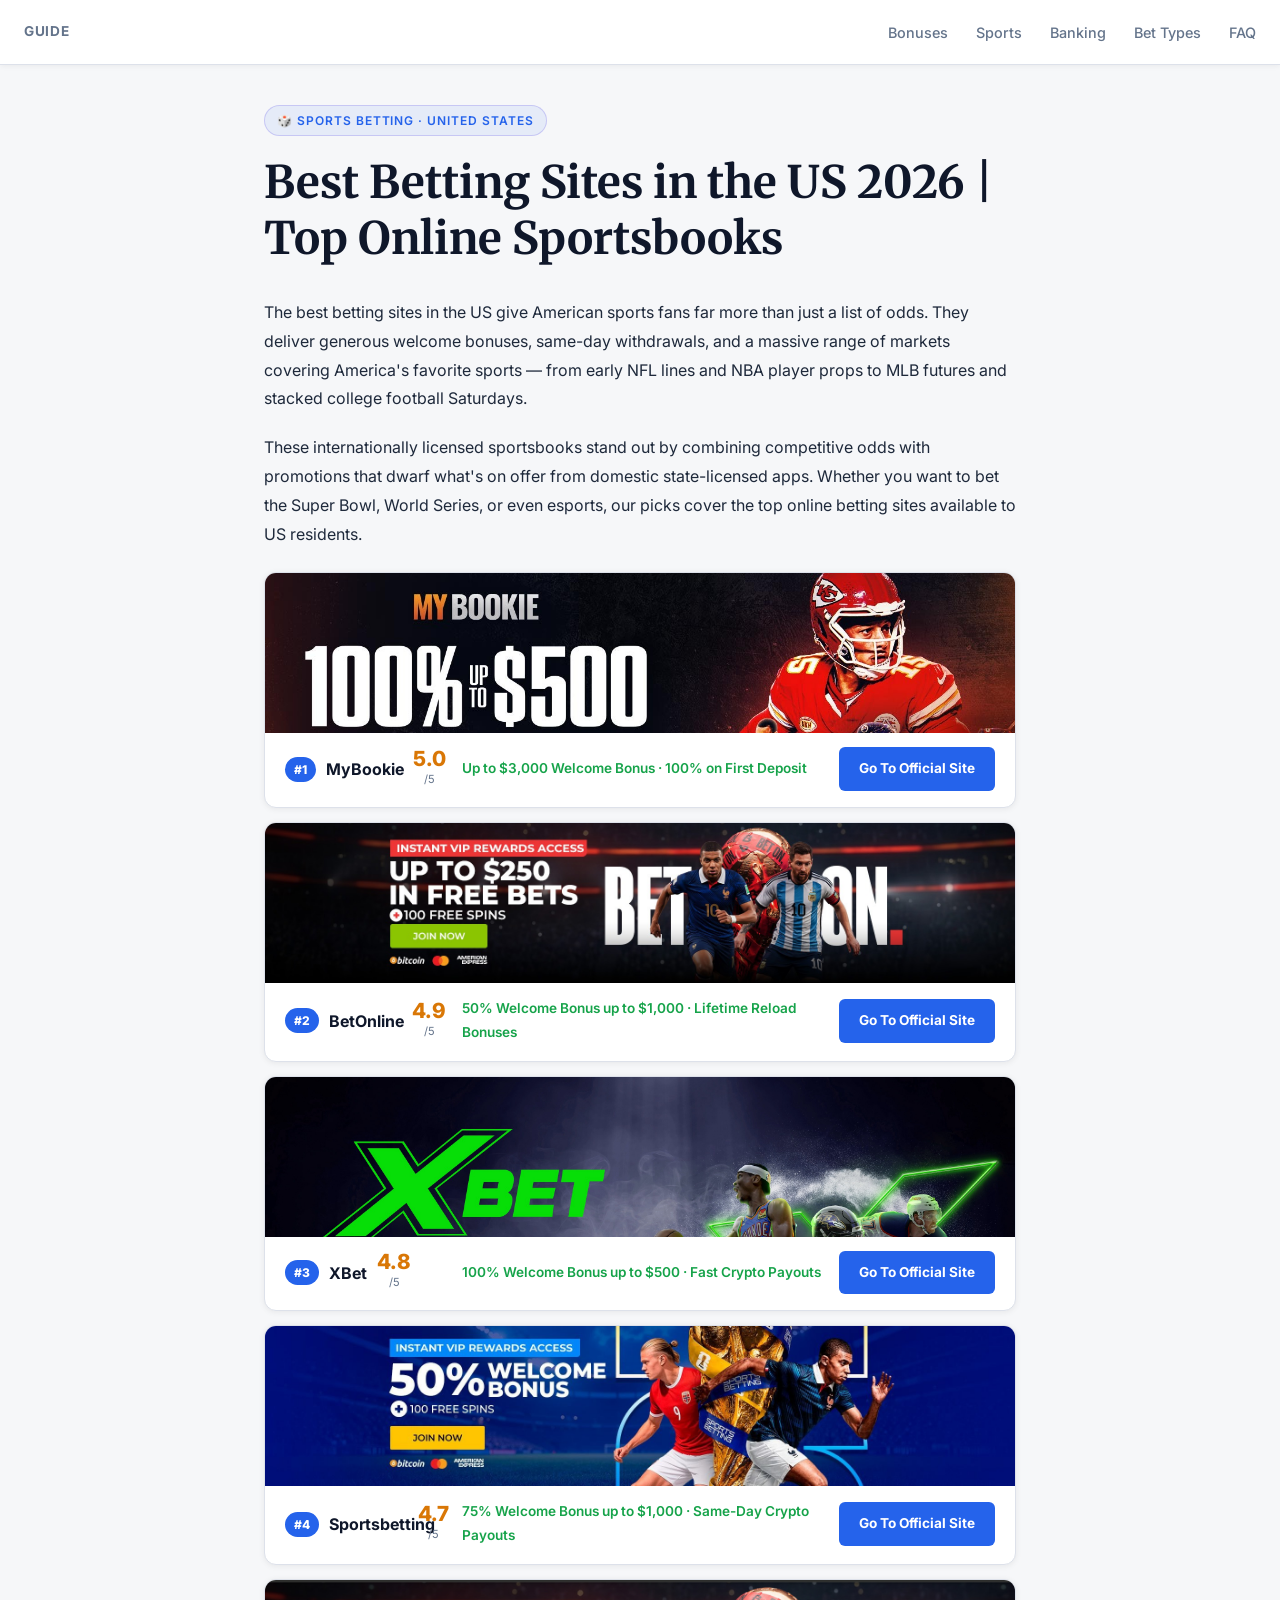
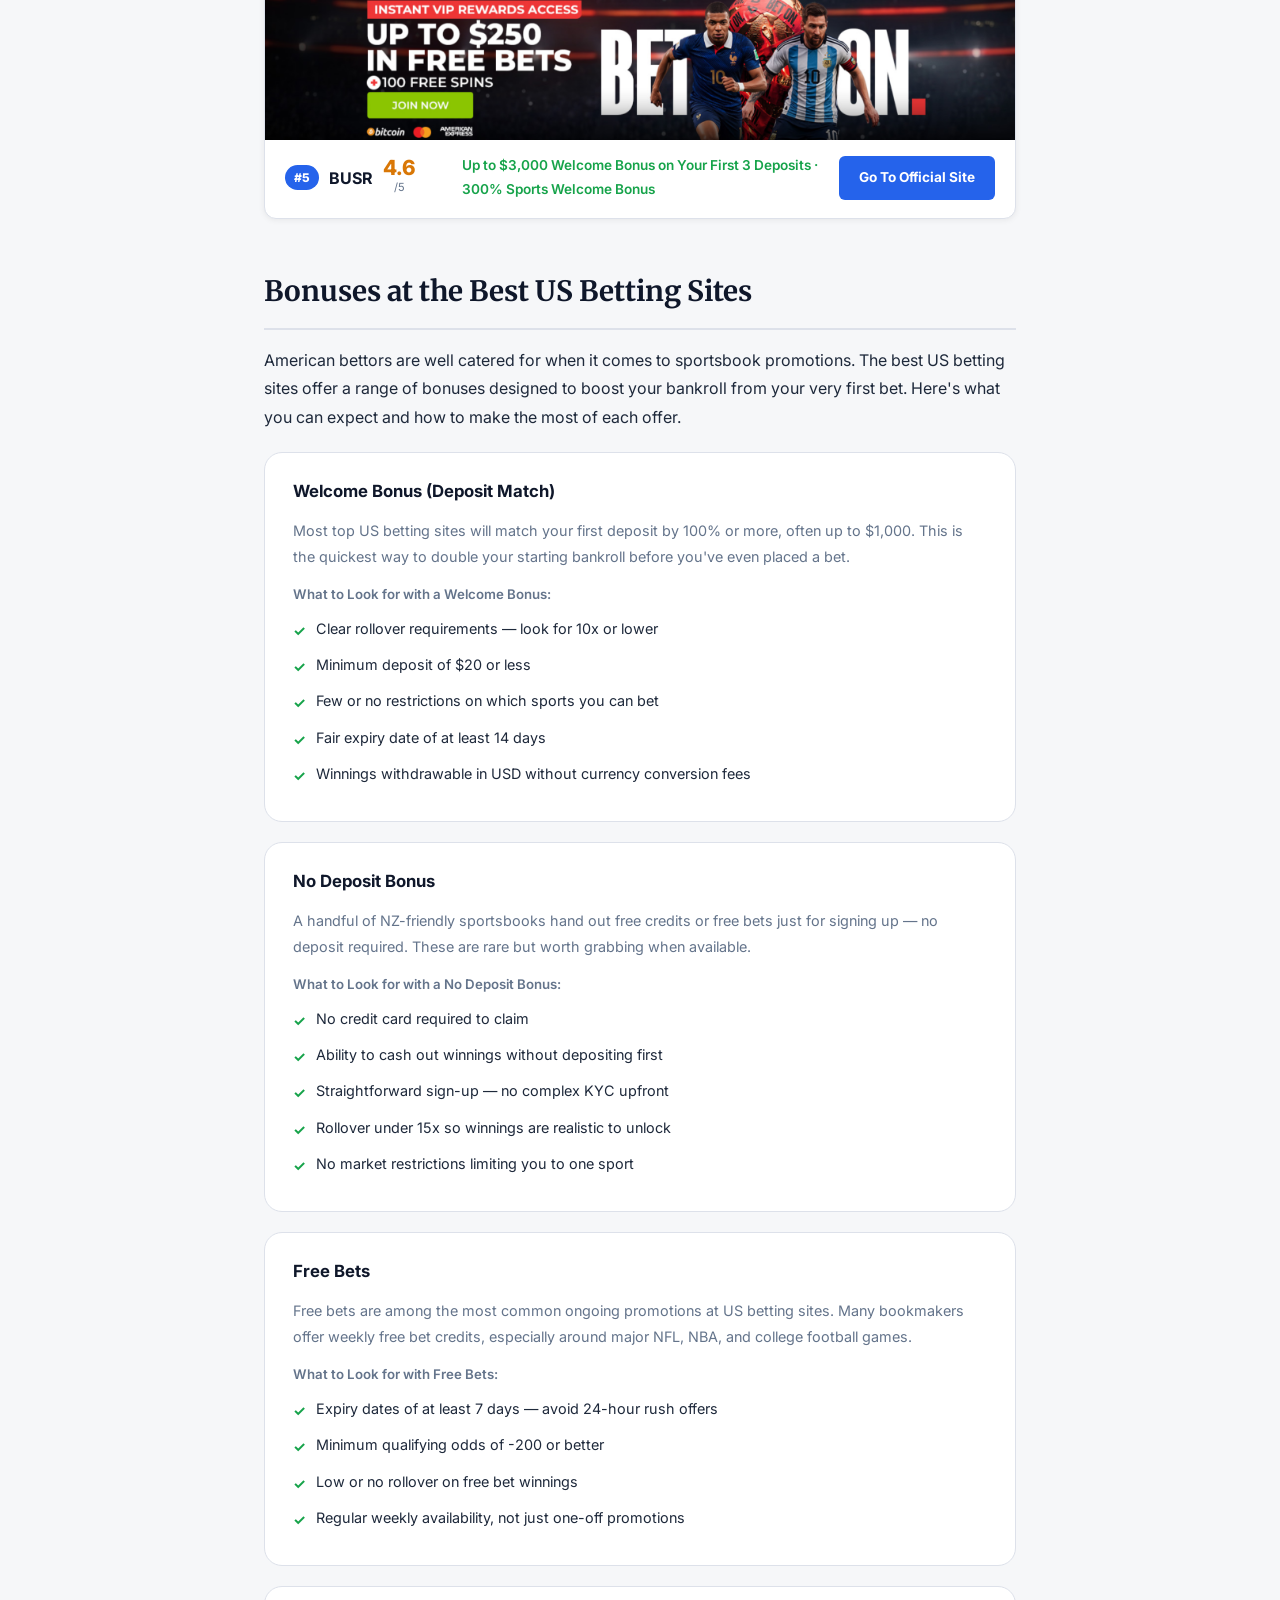
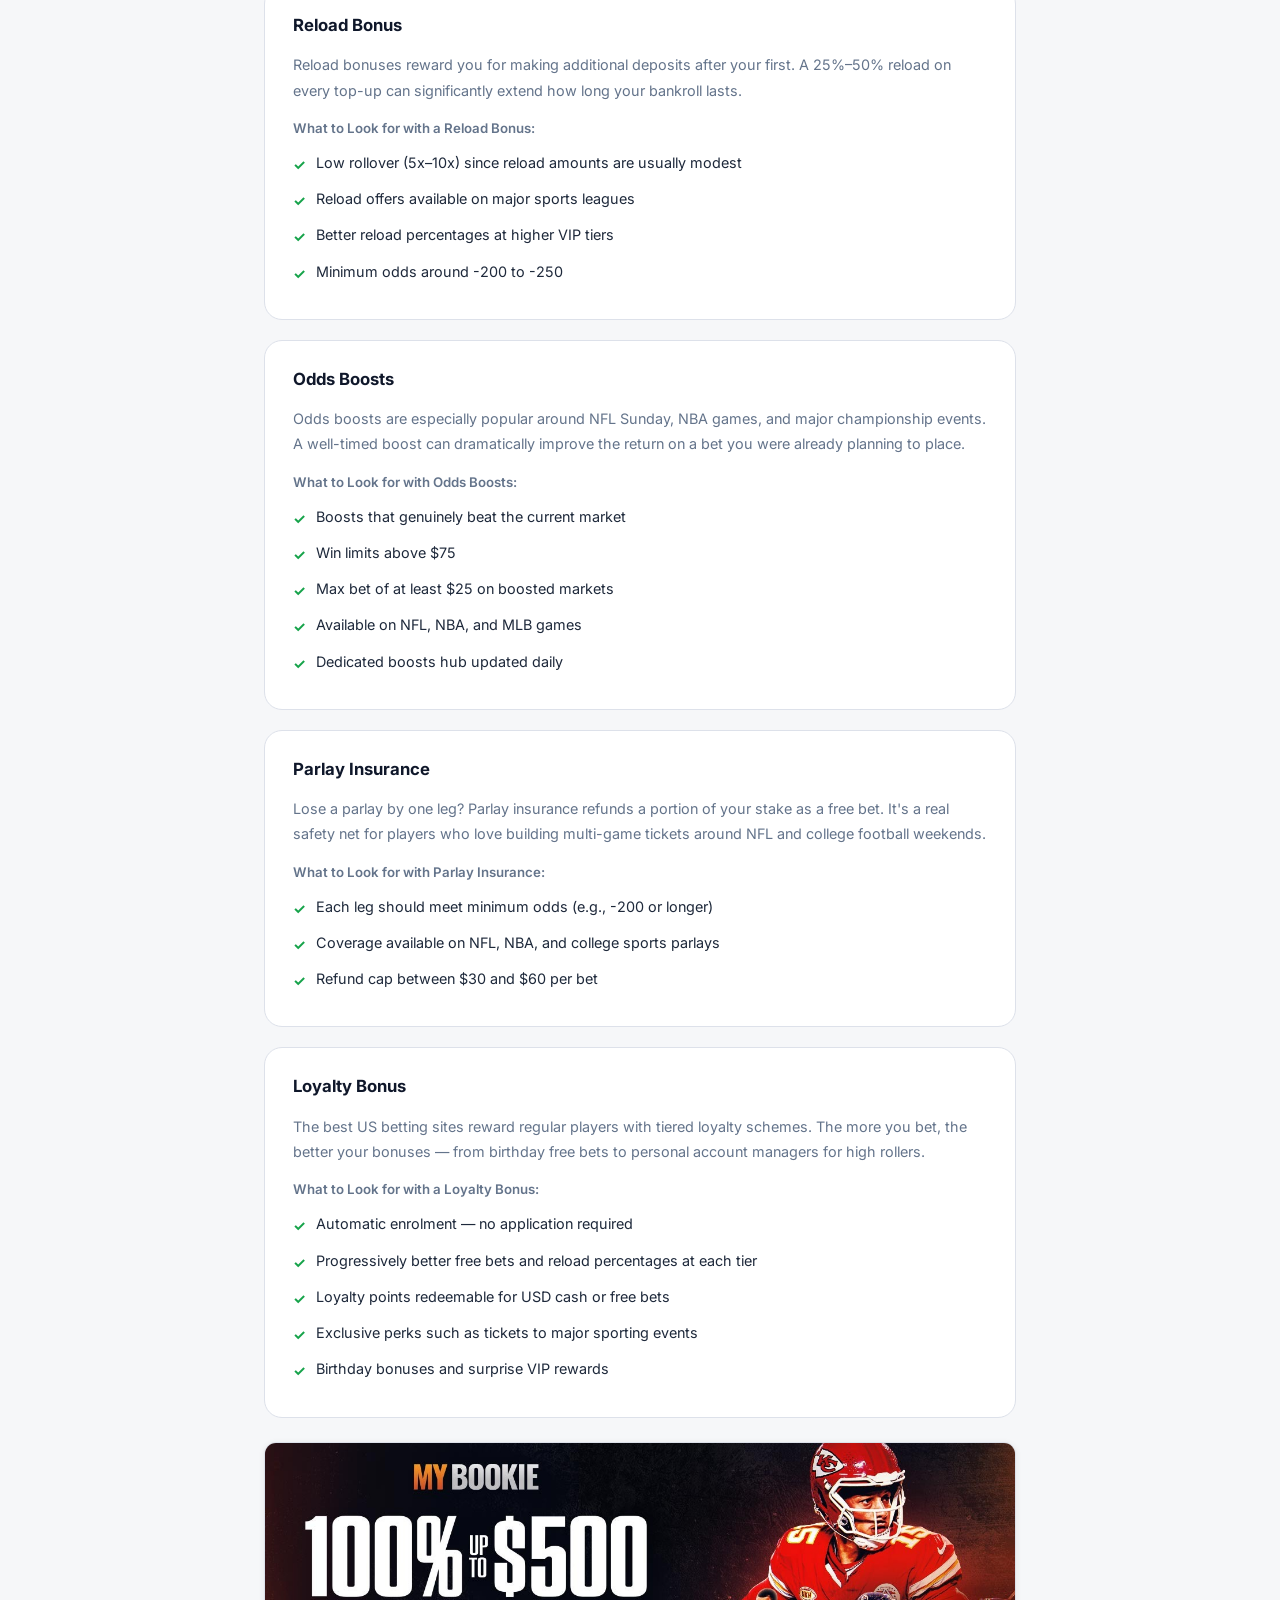
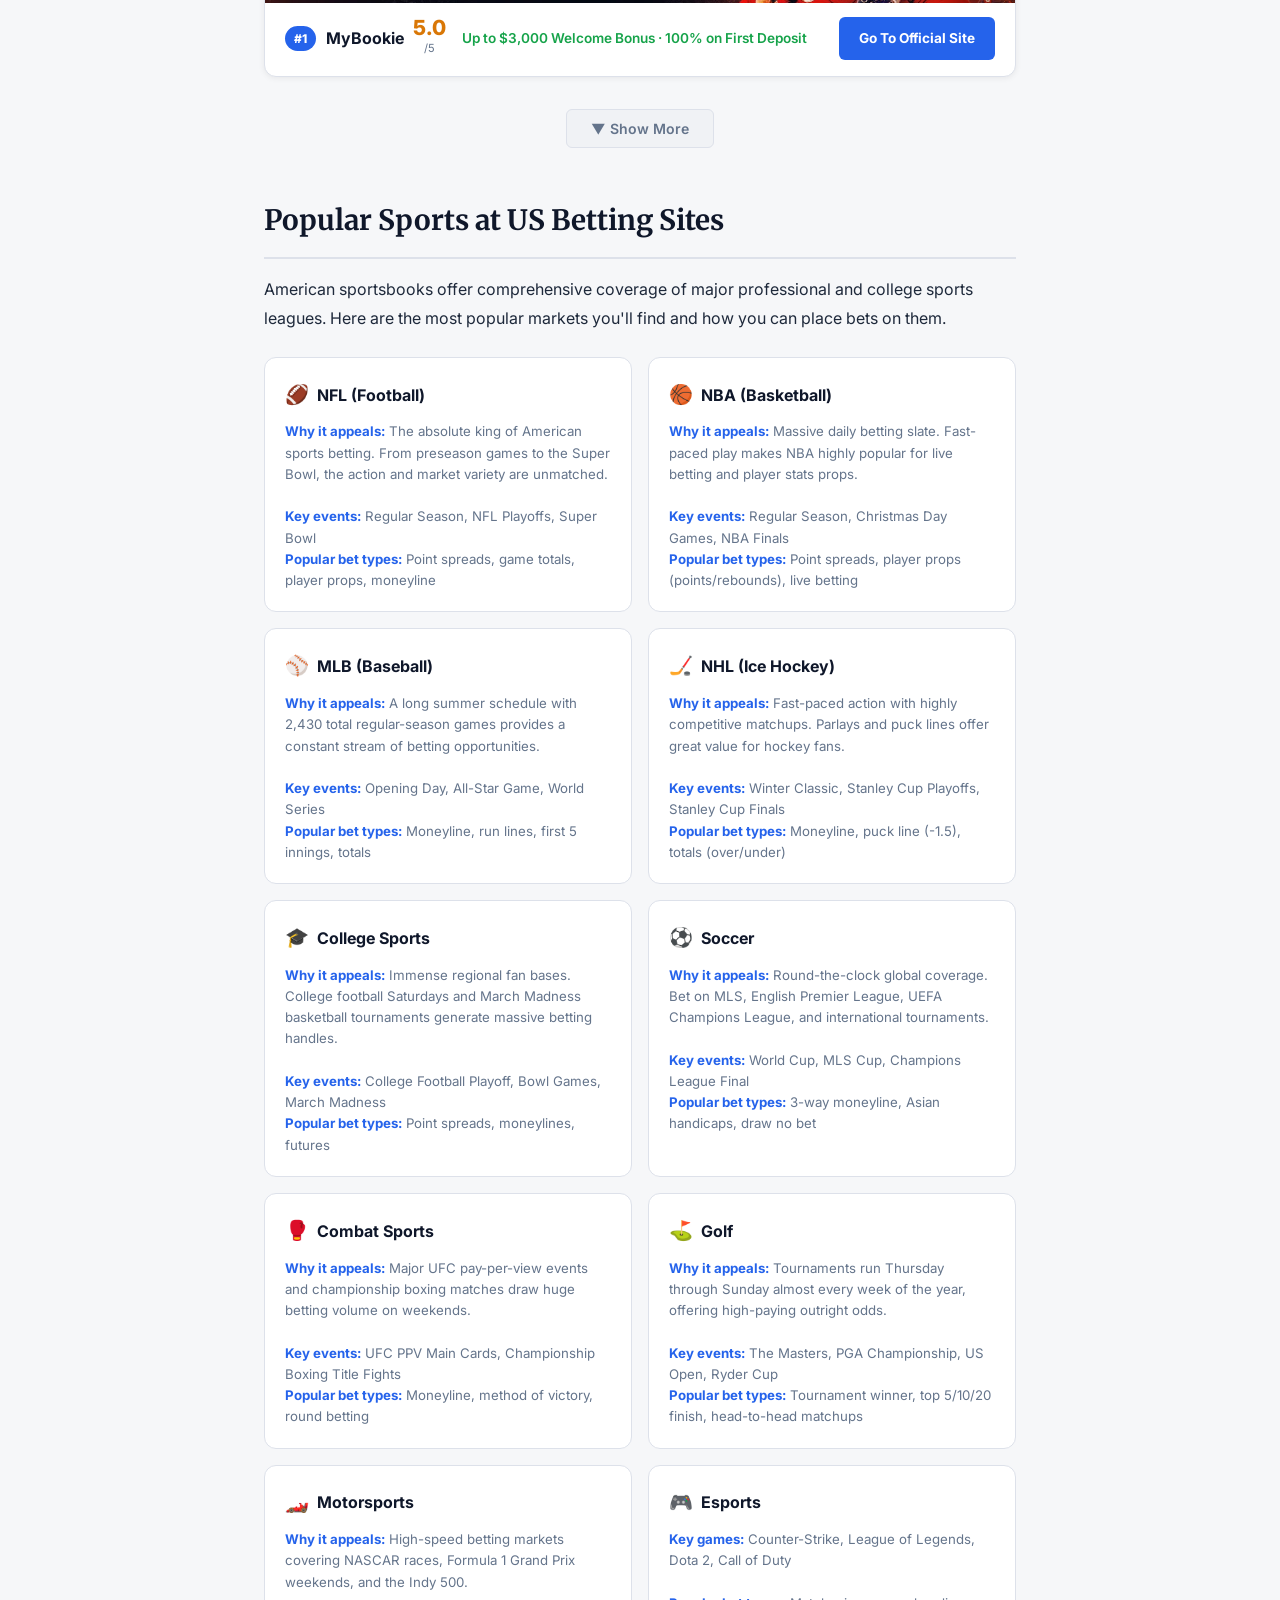
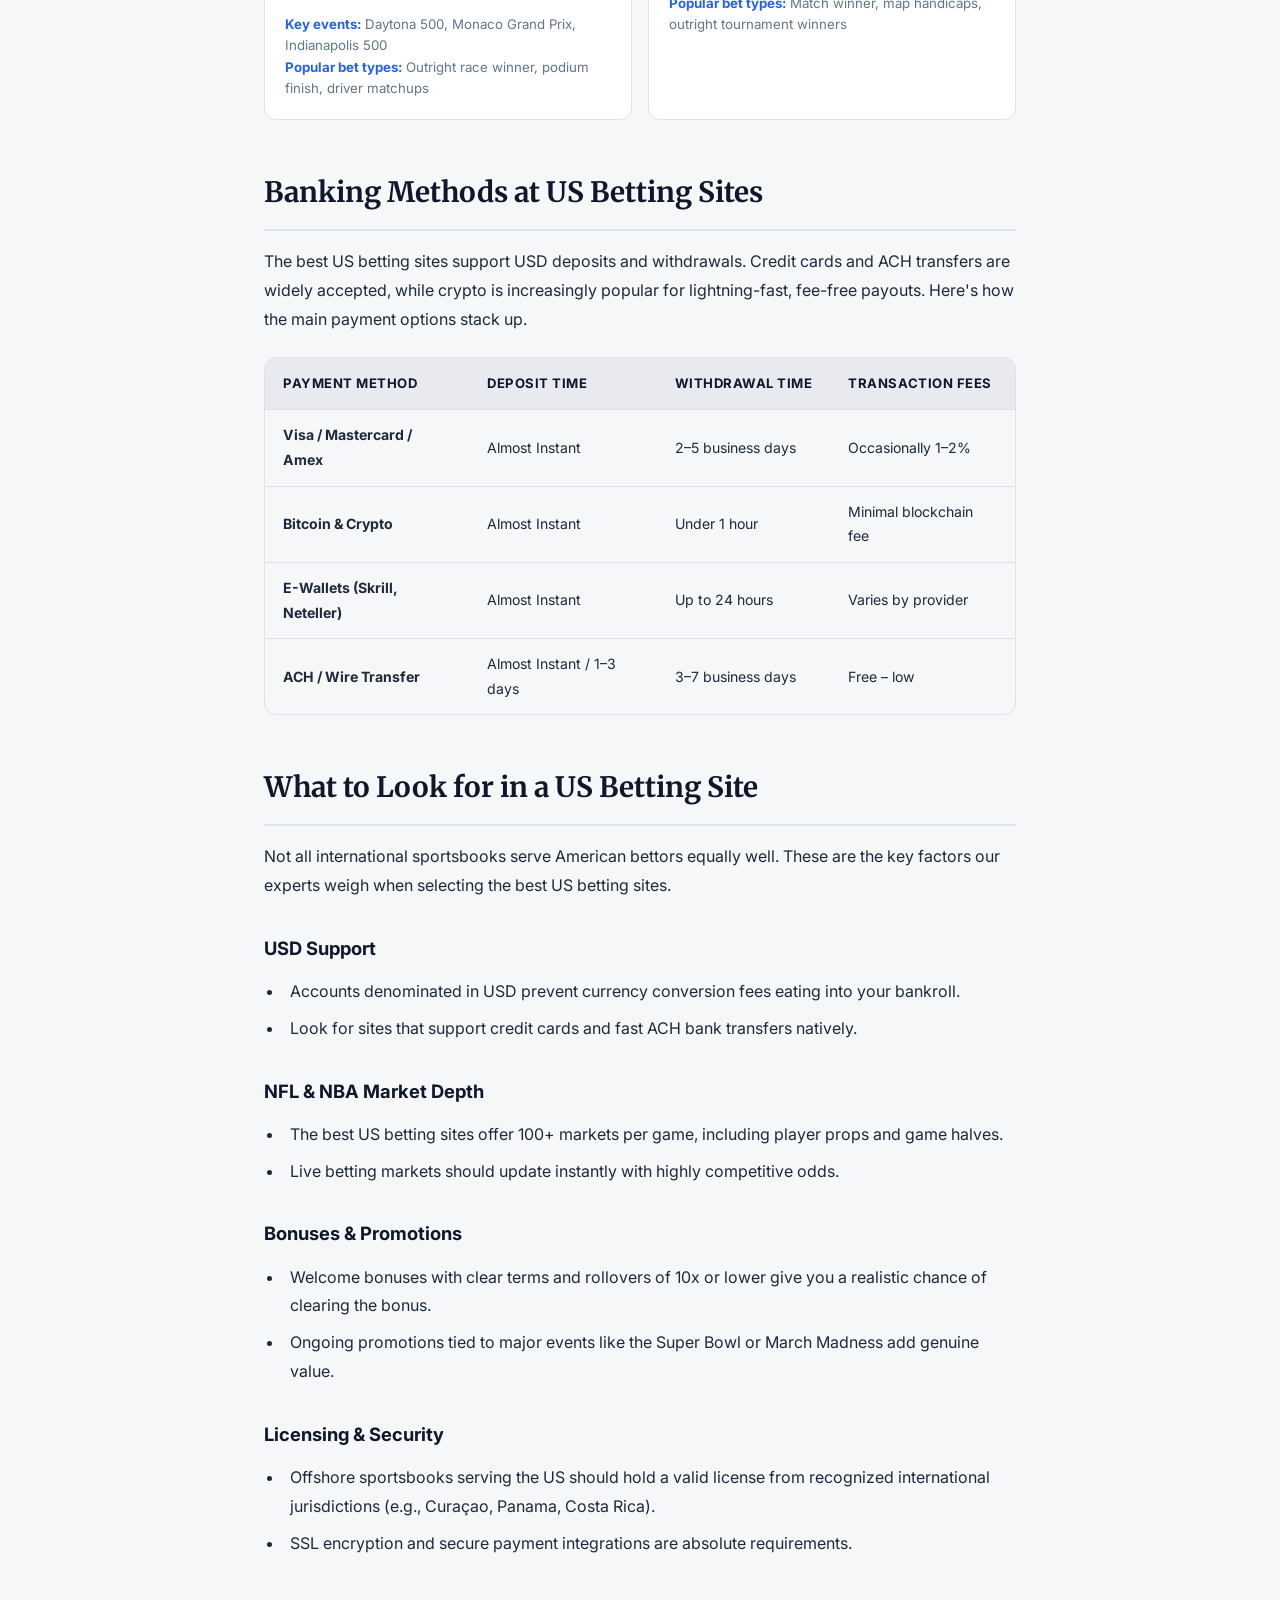
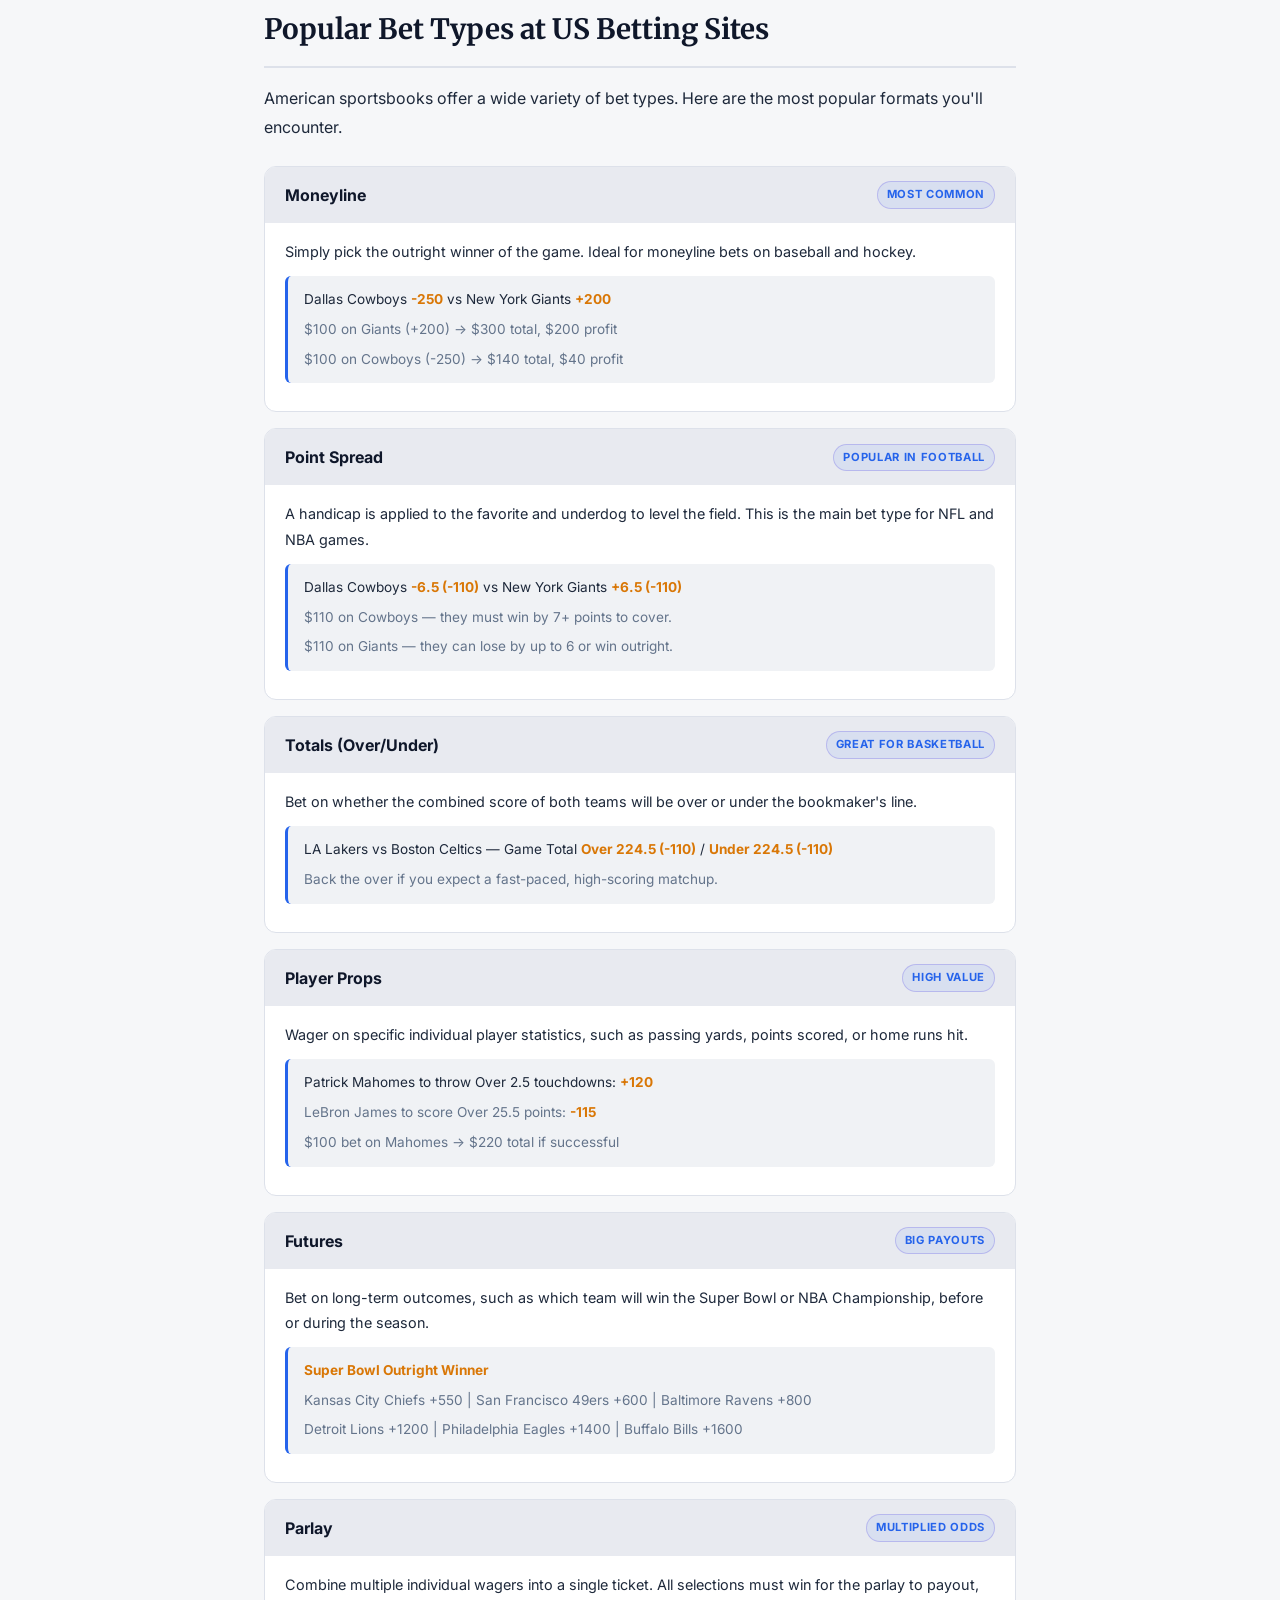
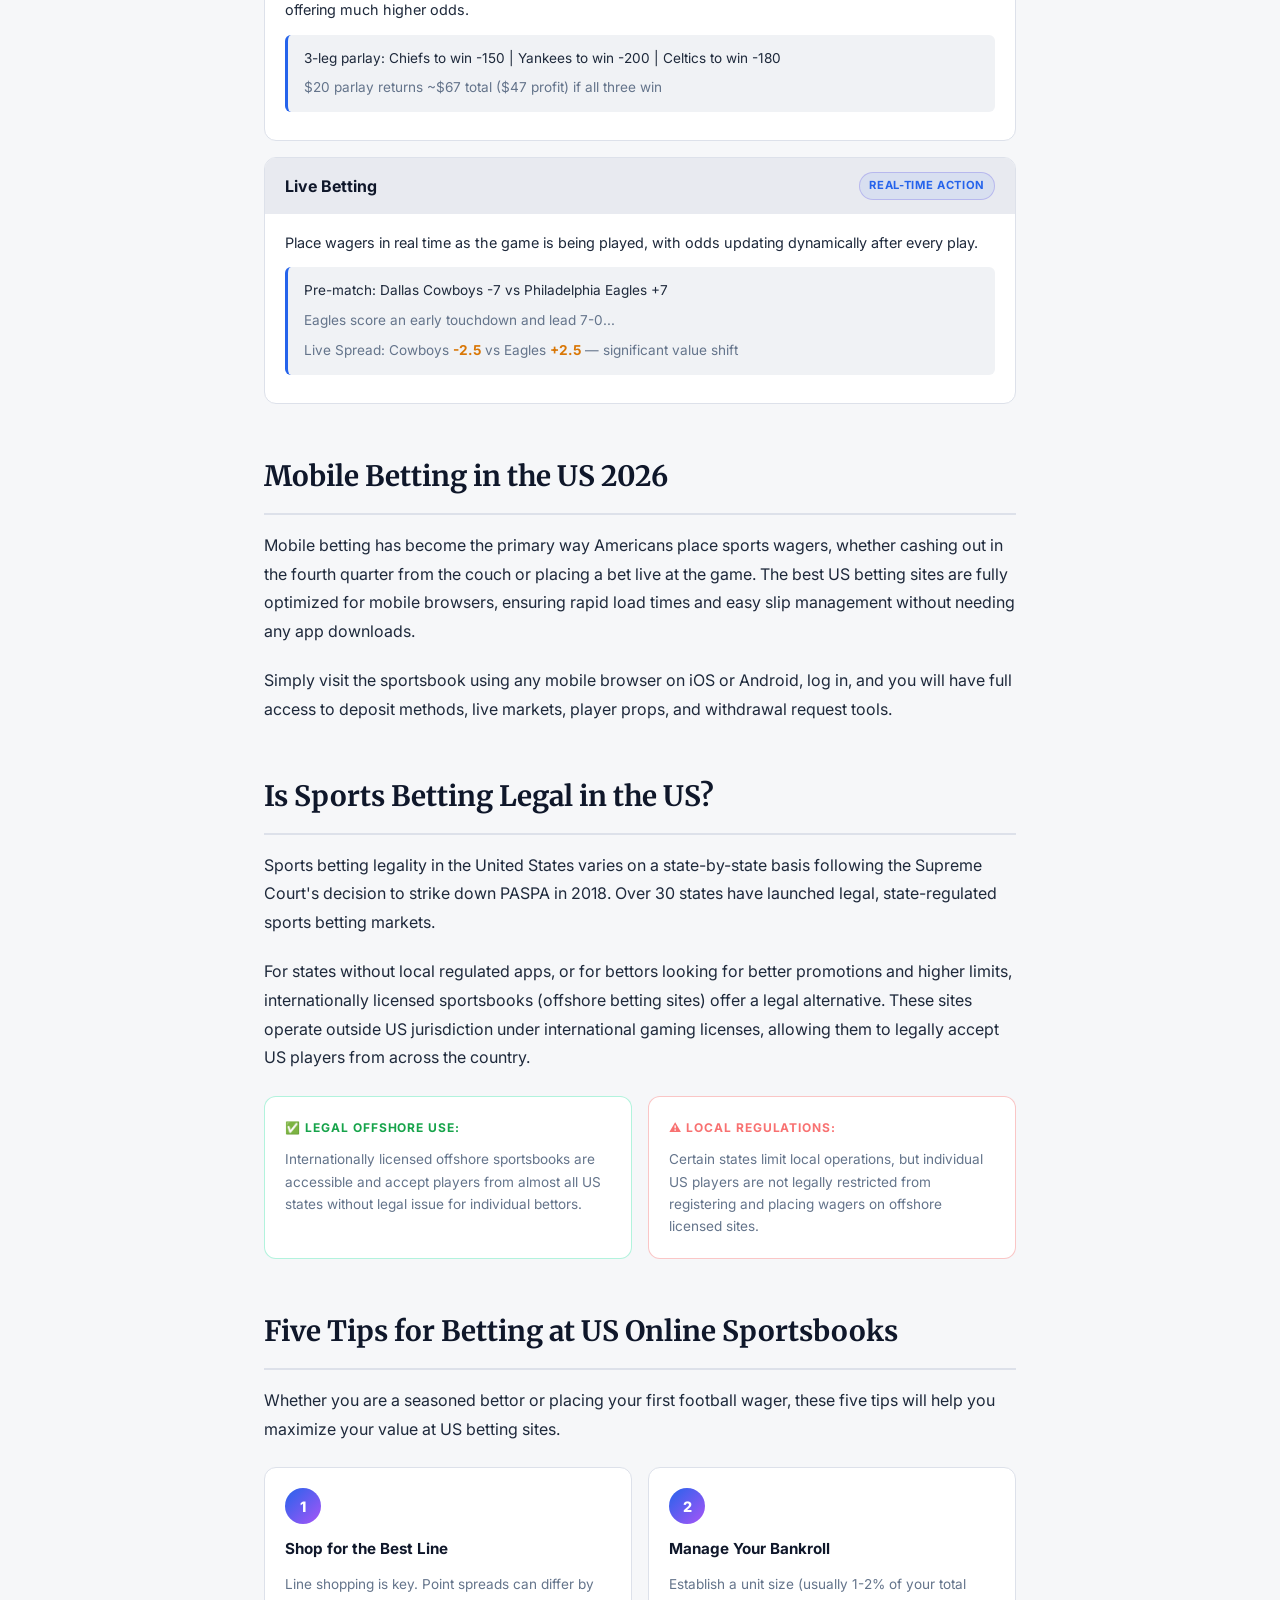
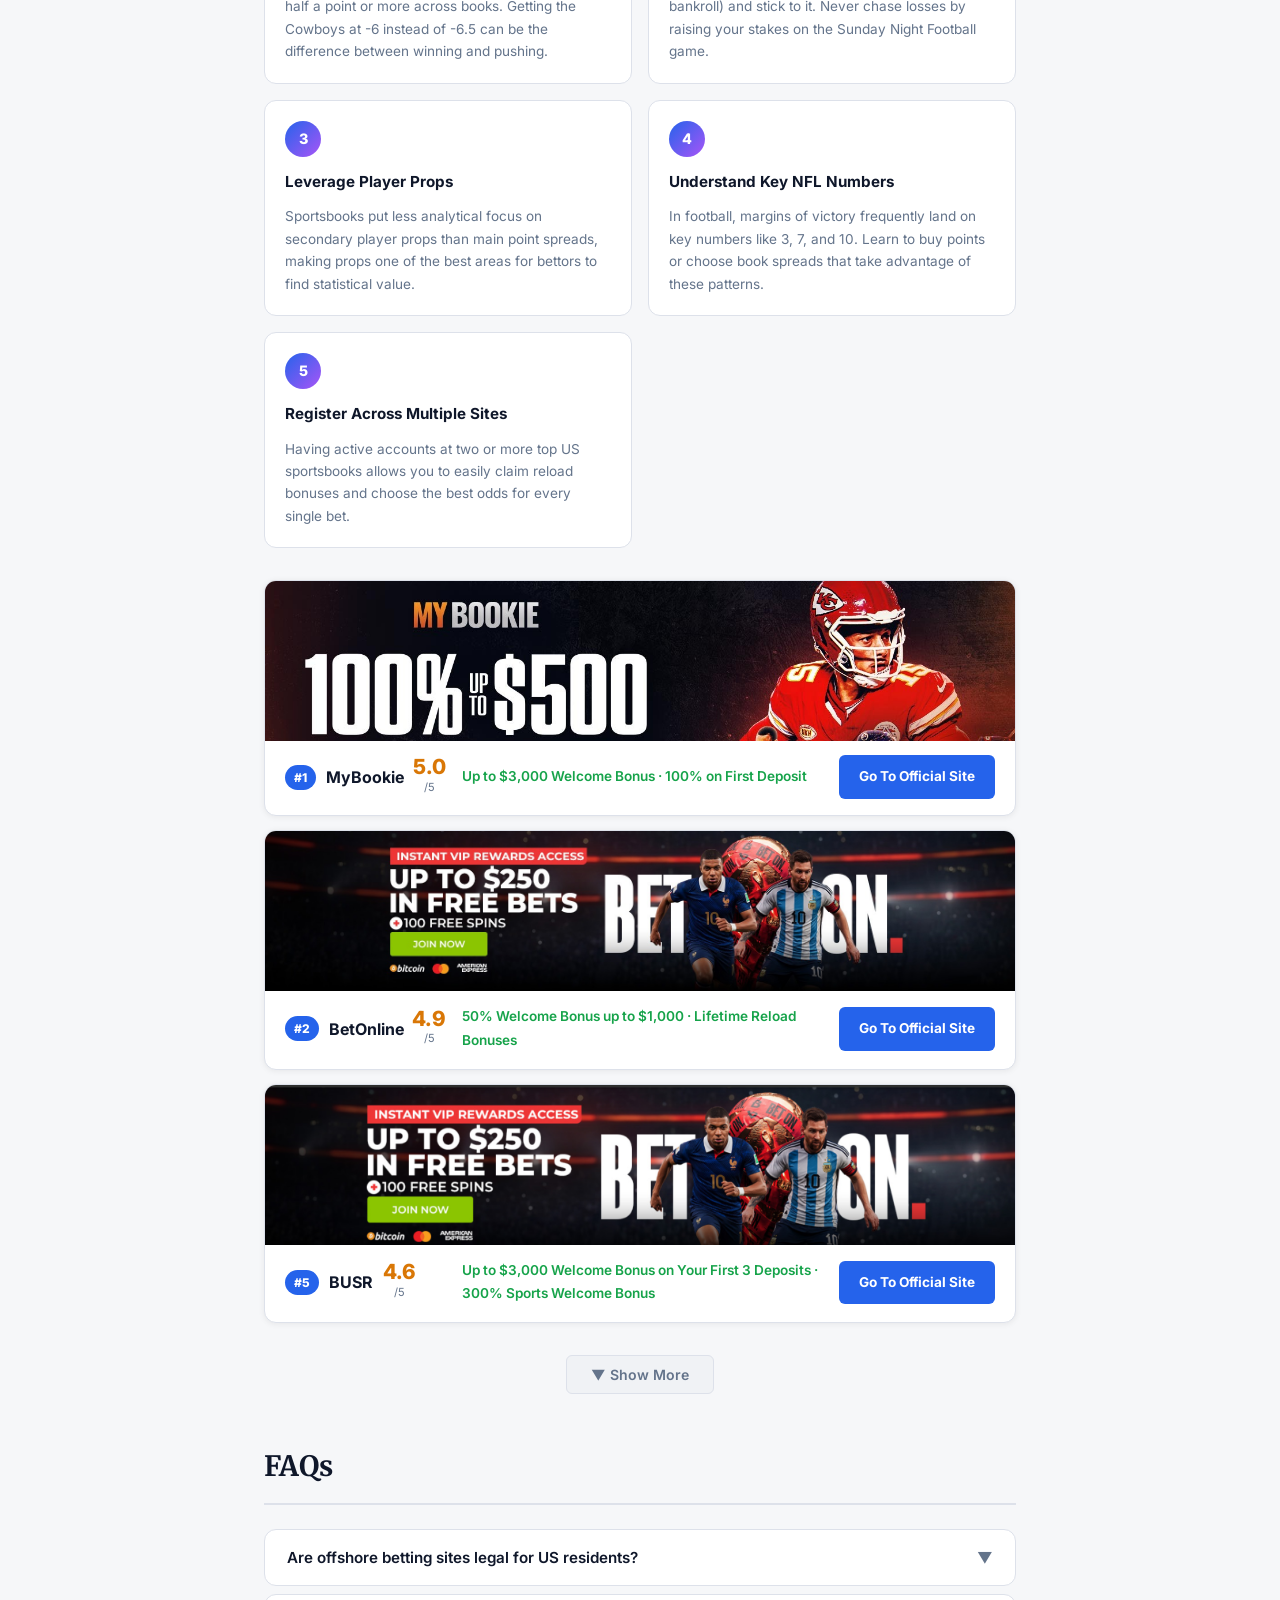
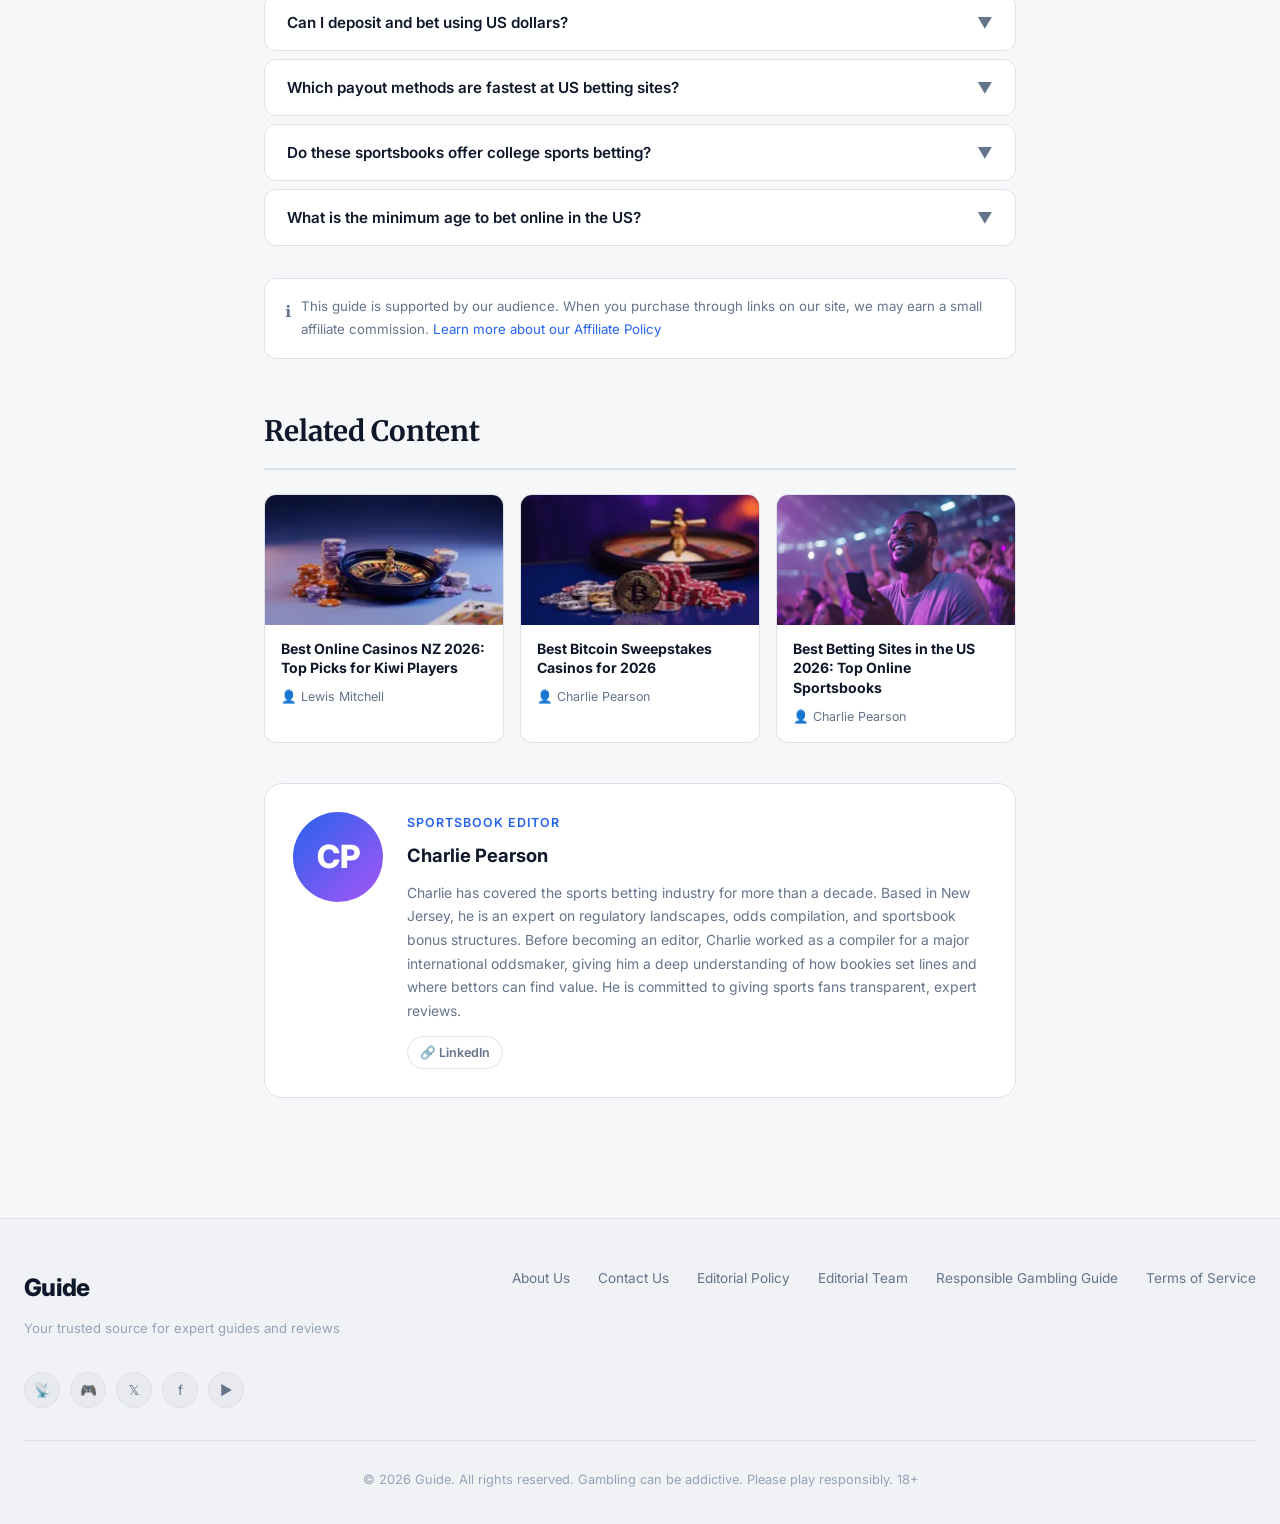
<file: best-us-betting-sites-2026-v2/index.html>
<!DOCTYPE html>
<html lang="en">

<head>
  <meta charset="UTF-8" />
  <meta name="viewport" content="width=device-width, initial-scale=1.0" />
  <title>Best Betting Sites in the US 2026 | Top Online Sportsbooks</title>
  <meta name="description"
    content="The best betting sites in the US for 2026 offer American bettors generous welcome bonuses, fast USD payouts, and thousands of markets on NFL, NBA, MLB, and more." />
  <link rel="canonical" href="./" />
  <script>
    if (window.location.pathname.endsWith('/index.html')) {
      window.history.replaceState(null, '', window.location.pathname.replace(/index\.html$/, '') + window.location.search + window.location.hash);
    }
  </script>
  <link rel="shortcut icon" href="#" />
  <link rel="preconnect" href="https://fonts.googleapis.com" />
  <link rel="preconnect" href="https://fonts.gstatic.com" crossorigin />
  <link
    href="https://fonts.googleapis.com/css2?family=Inter:wght@300;400;500;600;700;800&family=Merriweather:ital,wght@0,400;0,700;1,400&display=swap"
    rel="stylesheet" />
  <link rel="stylesheet" href="../blog.css" />
</head>

<body>

  <header class="site-header" id="top">
    <div class="header-inner">
      <a href="#top" class="site-logo">
        <span>Guide</span>
      </a>
      <button class="nav-toggle" type="button" aria-expanded="false" aria-controls="primary-nav"
        aria-label="Open navigation menu">
        <span></span>
        <span></span>
        <span></span>
      </button>
      <nav id="primary-nav" class="primary-nav" aria-label="Primary navigation">
        <ul class="header-nav">
          <li><a href="#bonuses">Bonuses</a></li>
          <li><a href="#sports">Sports</a></li>
          <li><a href="#banking">Banking</a></li>
          <li><a href="#bet-types">Bet Types</a></li>
          <li><a href="#faq">FAQ</a></li>
        </ul>
      </nav>
    </div>
  </header>

  <div class="page-wrapper">
    <main id="main-content">

      <header class="article-header">
        <div class="article-category">🎲 Sports Betting · United States</div>
        <h1 class="article-title">Best Betting Sites in the US 2026 | Top Online Sportsbooks</h1>
        <!-- author-byline
        <div class="author-byline">
          <div class="author-avatar-fallback">CP</div>
          <div class="author-info">
            <span class="author-name">Charlie Pearson</span>
            <span class="byline-sep">|</span>
            <span class="byline-date">Last Updated On: Jun 24, 2026 8:06 pm CEST</span>
          </div>
        </div>
        -->
      </header>



      <div class="prose">
        <p>The best betting sites in the US give American sports fans far more than just a list of odds. They deliver
          generous welcome bonuses, same-day withdrawals, and a massive range of markets covering America's favorite
          sports — from early NFL lines and NBA player props to MLB futures and stacked college football Saturdays.</p>
        <p>These internationally licensed sportsbooks stand out by combining competitive odds with promotions that dwarf
          what's on offer from domestic state-licensed apps. Whether you want to bet the Super Bowl, World Series, or
          even esports, our picks cover the top online betting sites available to US residents.</p>
      </div>

      <!-- Operator cards -->
      <div class="banner-card-list" id="top-picks">

        <!-- 1. MyBookie -->
        <a href="http://skystars.site/?utm_campaign=MMTWKIhmSi&amp;v1=[v1]&amp;v2=[v2]&amp;v3=[v3]" class="banner-card-link" target="_blank" rel="noopener noreferrer">
          <div class="banner-card">
            <div class="banner-img-wrap">
              <img src="./assets/MyBookie-HEADER-1300x600.jpg" alt="MyBookie — Best US Betting Site" loading="eager" />
            </div>
            <div class="banner-card-body">
              <div class="banner-card-meta">
                <span class="banner-rank">#1</span>
                <span class="banner-name">MyBookie</span>
                <div class="operator-rating"><span class="rating-score">5.0</span><span class="rating-denom">/5</span></div>
              </div>
              <div class="banner-bonus">Up to $3,000 Welcome Bonus · 100% on First Deposit</div>
              <span class="btn-play">Go To Official Site</span>
            </div>
          </div>
        </a>

        <!-- 2. BetOnline -->
        <a href="http://awszonio.online/?utm_campaign=HUQPZAW74A&v1=[v1]&v2=[v2]&v3=[v3]" class="banner-card-link" target="_blank" rel="noopener noreferrer">
          <div class="banner-card">
            <div class="banner-img-wrap">
              <img src="./assets/Betonline_HPR_D_1920x352_OUT_1245437_Bet_On_1fccf30a3d.jpg" alt="BetOnline" loading="lazy" />
            </div>
            <div class="banner-card-body">
              <div class="banner-card-meta">
                <span class="banner-rank">#2</span>
                <span class="banner-name">BetOnline</span>
                <div class="operator-rating"><span class="rating-score">4.9</span><span class="rating-denom">/5</span></div>
              </div>
              <div class="banner-bonus">50% Welcome Bonus up to $1,000 · Lifetime Reload Bonuses</div>
              <span class="btn-play">Go To Official Site</span>
            </div>
          </div>
        </a>

        <!-- 3. XBet -->
        <a href="http://skystars.site/?utm_campaign=taZIBjW2Oz&v1=[v1]&v2=[v2]&v3=[v3]" class="banner-card-link" target="_blank" rel="noopener noreferrer">
          <div class="banner-card">
            <div class="banner-img-wrap">
              <img src="./assets/XB-HEADER-1200x675.jpg" alt="XBet" loading="lazy" />
            </div>
            <div class="banner-card-body">
              <div class="banner-card-meta">
                <span class="banner-rank">#3</span>
                <span class="banner-name">XBet</span>
                <div class="operator-rating"><span class="rating-score">4.8</span><span class="rating-denom">/5</span></div>
              </div>
              <div class="banner-bonus">100% Welcome Bonus up to $500 · Fast Crypto Payouts</div>
              <span class="btn-play">Go To Official Site</span>
            </div>
          </div>
        </a>

        <!-- 4. Sportsbetting.ag -->
        <a href="http://awszonio.online/?utm_campaign=LaNDOyNmK3&v1=[v1]&v2=[v2]&v3=[v3]" class="banner-card-link" target="_blank" rel="noopener noreferrer">
          <div class="banner-card">
            <div class="banner-img-wrap">
              <img src="./assets/1920x352_Sportsbetting_HPR_OUT_26_125438_705f6979df.jpg" alt="Sportsbetting.ag" loading="lazy" />
            </div>
            <div class="banner-card-body">
              <div class="banner-card-meta">
                <span class="banner-rank">#4</span>
                <span class="banner-name">Sportsbetting</span>
                <div class="operator-rating"><span class="rating-score">4.7</span><span class="rating-denom">/5</span></div>
              </div>
              <div class="banner-bonus">75% Welcome Bonus up to $1,000 · Same-Day Crypto Payouts</div>
              <span class="btn-play">Go To Official Site</span>
            </div>
          </div>
        </a>

        <!-- 5. BUSR -->
        <a href="http://skystars.site/?utm_campaign=35cI1NklzE&v1=[v1]&v2=[v2]&v3=[v3]" class="banner-card-link" target="_blank" rel="noopener noreferrer">
          <div class="banner-card">
            <div class="banner-img-wrap">
              <img src="./assets/image.png" alt="BUSR" loading="lazy" />
            </div>
            <div class="banner-card-body">
              <div class="banner-card-meta">
                <span class="banner-rank">#5</span>
                <span class="banner-name">BUSR</span>
                <div class="operator-rating"><span class="rating-score">4.6</span><span class="rating-denom">/5</span></div>
              </div>
              <div class="banner-bonus">Up to $3,000 Welcome Bonus on Your First 3 Deposits · 300% Sports Welcome Bonus</div>
              <span class="btn-play">Go To Official Site</span>
            </div>
          </div>
        </a>

      </div>

      <!-- Bonuses -->
      <h2 id="bonuses">Bonuses at the Best US Betting Sites</h2>
      <div class="prose">
        <p>American bettors are well catered for when it comes to sportsbook promotions. The best US betting sites offer
          a range of bonuses designed to boost your bankroll from your very first bet. Here's what you can expect and
          how to make the most of each offer.</p>
      </div>

      <div class="bonus-section">
        <h3>Welcome Bonus (Deposit Match)</h3>
        <p class="bonus-intro">Most top US betting sites will match your first deposit by 100% or more, often up to
          $1,000. This is the quickest way to double your starting bankroll before you've even placed a bet.</p>
        <strong class="bonus-label">What to Look for with a Welcome Bonus:</strong>
        <ul class="bonus-checklist">
          <li>Clear rollover requirements — look for 10x or lower</li>
          <li>Minimum deposit of $20 or less</li>
          <li>Few or no restrictions on which sports you can bet</li>
          <li>Fair expiry date of at least 14 days</li>
          <li>Winnings withdrawable in USD without currency conversion fees</li>
        </ul>
      </div>

      <div class="bonus-section">
        <h3>No Deposit Bonus</h3>
        <p class="bonus-intro">A handful of NZ-friendly sportsbooks hand out free credits or free bets just for signing
          up — no deposit required. These are rare but worth grabbing when available.</p>
        <strong class="bonus-label">What to Look for with a No Deposit Bonus:</strong>
        <ul class="bonus-checklist">
          <li>No credit card required to claim</li>
          <li>Ability to cash out winnings without depositing first</li>
          <li>Straightforward sign-up — no complex KYC upfront</li>
          <li>Rollover under 15x so winnings are realistic to unlock</li>
          <li>No market restrictions limiting you to one sport</li>
        </ul>
      </div>

      <div class="bonus-section">
        <h3>Free Bets</h3>
        <p class="bonus-intro">Free bets are among the most common ongoing promotions at US betting sites. Many
          bookmakers offer weekly free bet credits, especially around major NFL, NBA, and college football games.</p>
        <strong class="bonus-label">What to Look for with Free Bets:</strong>
        <ul class="bonus-checklist">
          <li>Expiry dates of at least 7 days — avoid 24-hour rush offers</li>
          <li>Minimum qualifying odds of -200 or better</li>
          <li>Low or no rollover on free bet winnings</li>
          <li>Regular weekly availability, not just one-off promotions</li>
        </ul>
      </div>

      <div class="bonus-section">
        <h3>Reload Bonus</h3>
        <p class="bonus-intro">Reload bonuses reward you for making additional deposits after your first. A 25%–50%
          reload on every top-up can significantly extend how long your bankroll lasts.</p>
        <strong class="bonus-label">What to Look for with a Reload Bonus:</strong>
        <ul class="bonus-checklist">
          <li>Low rollover (5x–10x) since reload amounts are usually modest</li>
          <li>Reload offers available on major sports leagues</li>
          <li>Better reload percentages at higher VIP tiers</li>
          <li>Minimum odds around -200 to -250</li>
        </ul>
      </div>

      <div class="bonus-section">
        <h3>Odds Boosts</h3>
        <p class="bonus-intro">Odds boosts are especially popular around NFL Sunday, NBA games, and major championship
          events. A well-timed boost can dramatically improve the return on a bet you were already planning to place.
        </p>
        <strong class="bonus-label">What to Look for with Odds Boosts:</strong>
        <ul class="bonus-checklist">
          <li>Boosts that genuinely beat the current market</li>
          <li>Win limits above $75</li>
          <li>Max bet of at least $25 on boosted markets</li>
          <li>Available on NFL, NBA, and MLB games</li>
          <li>Dedicated boosts hub updated daily</li>
        </ul>
      </div>

      <div class="bonus-section">
        <h3>Parlay Insurance</h3>
        <p class="bonus-intro">Lose a parlay by one leg? Parlay insurance refunds a portion of your stake as a free bet.
          It's a real safety net for players who love building multi-game tickets around NFL and college football
          weekends.</p>
        <strong class="bonus-label">What to Look for with Parlay Insurance:</strong>
        <ul class="bonus-checklist">
          <li>Each leg should meet minimum odds (e.g., -200 or longer)</li>
          <li>Coverage available on NFL, NBA, and college sports parlays</li>
          <li>Refund cap between $30 and $60 per bet</li>
        </ul>
      </div>

      <div class="bonus-section">
        <h3>Loyalty Bonus</h3>
        <p class="bonus-intro">The best US betting sites reward regular players with tiered loyalty schemes. The more
          you bet, the better your bonuses — from birthday free bets to personal account managers for high rollers.</p>
        <strong class="bonus-label">What to Look for with a Loyalty Bonus:</strong>
        <ul class="bonus-checklist">
          <li>Automatic enrolment — no application required</li>
          <li>Progressively better free bets and reload percentages at each tier</li>
          <li>Loyalty points redeemable for USD cash or free bets</li>
          <li>Exclusive perks such as tickets to major sporting events</li>
          <li>Birthday bonuses and surprise VIP rewards</li>
        </ul>
      </div>

      <div class="banner-card-list">
        <a href="http://skystars.site/?utm_campaign=MMTWKIhmSi&amp;v1=[v1]&amp;v2=[v2]&amp;v3=[v3]" class="banner-card-link" target="_blank" rel="noopener noreferrer">
          <div class="banner-card">
            <div class="banner-img-wrap">
              <img src="./assets/MyBookie-HEADER-1300x600.jpg" alt="MyBookie" loading="lazy" />
            </div>
            <div class="banner-card-body">
              <div class="banner-card-meta">
                <span class="banner-rank">#1</span>
                <span class="banner-name">MyBookie</span>
                <div class="operator-rating"><span class="rating-score">5.0</span><span class="rating-denom">/5</span></div>
              </div>
              <div class="banner-bonus">Up to $3,000 Welcome Bonus · 100% on First Deposit</div>
              <span class="btn-play">Go To Official Site</span>
            </div>
          </div>
        </a>
      </div>
      <div class="show-more-wrap"><button class="btn-show-more" id="show-more-btn">▼ Show More</button></div>

      <!-- Sports -->
      <h2 id="sports">Popular Sports at US Betting Sites</h2>
      <div class="prose">
        <p>American sportsbooks offer comprehensive coverage of major professional and college sports leagues. Here are
          the most popular markets you'll find and how you can place bets on them.</p>
      </div>

      <div class="sports-grid">
        <div class="sport-card">
          <div class="sport-card-title"><span class="sport-icon">🏈</span> NFL (Football)</div>
          <div class="sport-detail"><strong>Why it appeals:</strong> The absolute king of American sports betting. From
            preseason games to the Super Bowl, the action and market variety are unmatched.<br /><br /><strong>Key
              events:</strong> Regular Season, NFL Playoffs, Super Bowl<br /><strong>Popular bet types:</strong> Point
            spreads, game totals, player props, moneyline</div>
        </div>
        <div class="sport-card">
          <div class="sport-card-title"><span class="sport-icon">🏀</span> NBA (Basketball)</div>
          <div class="sport-detail"><strong>Why it appeals:</strong> Massive daily betting slate. Fast-paced play makes
            NBA highly popular for live betting and player stats props.<br /><br /><strong>Key events:</strong> Regular
            Season, Christmas Day Games, NBA Finals<br /><strong>Popular bet types:</strong> Point spreads, player props
            (points/rebounds), live betting</div>
        </div>
        <div class="sport-card">
          <div class="sport-card-title"><span class="sport-icon">⚾</span> MLB (Baseball)</div>
          <div class="sport-detail"><strong>Why it appeals:</strong> A long summer schedule with 2,430 total
            regular-season games provides a constant stream of betting opportunities.<br /><br /><strong>Key
              events:</strong> Opening Day, All-Star Game, World Series<br /><strong>Popular bet types:</strong>
            Moneyline, run lines, first 5 innings, totals</div>
        </div>
        <div class="sport-card">
          <div class="sport-card-title"><span class="sport-icon">🏒</span> NHL (Ice Hockey)</div>
          <div class="sport-detail"><strong>Why it appeals:</strong> Fast-paced action with highly competitive matchups.
            Parlays and puck lines offer great value for hockey fans.<br /><br /><strong>Key events:</strong> Winter
            Classic, Stanley Cup Playoffs, Stanley Cup Finals<br /><strong>Popular bet types:</strong> Moneyline, puck
            line (-1.5), totals (over/under)</div>
        </div>
        <div class="sport-card">
          <div class="sport-card-title"><span class="sport-icon">🎓</span> College Sports</div>
          <div class="sport-detail"><strong>Why it appeals:</strong> Immense regional fan bases. College football
            Saturdays and March Madness basketball tournaments generate massive betting handles.<br /><br /><strong>Key
              events:</strong> College Football Playoff, Bowl Games, March Madness<br /><strong>Popular bet
              types:</strong> Point spreads, moneylines, futures</div>
        </div>
        <div class="sport-card">
          <div class="sport-card-title"><span class="sport-icon">⚽</span> Soccer</div>
          <div class="sport-detail"><strong>Why it appeals:</strong> Round-the-clock global coverage. Bet on MLS,
            English Premier League, UEFA Champions League, and international tournaments.<br /><br /><strong>Key
              events:</strong> World Cup, MLS Cup, Champions League Final<br /><strong>Popular bet types:</strong> 3-way
            moneyline, Asian handicaps, draw no bet</div>
        </div>
        <div class="sport-card">
          <div class="sport-card-title"><span class="sport-icon">🥊</span> Combat Sports</div>
          <div class="sport-detail"><strong>Why it appeals:</strong> Major UFC pay-per-view events and championship
            boxing matches draw huge betting volume on weekends.<br /><br /><strong>Key events:</strong> UFC PPV Main
            Cards, Championship Boxing Title Fights<br /><strong>Popular bet types:</strong> Moneyline, method of
            victory, round betting</div>
        </div>
        <div class="sport-card">
          <div class="sport-card-title"><span class="sport-icon">⛳</span> Golf</div>
          <div class="sport-detail"><strong>Why it appeals:</strong> Tournaments run Thursday through Sunday almost
            every week of the year, offering high-paying outright odds.<br /><br /><strong>Key events:</strong> The
            Masters, PGA Championship, US Open, Ryder Cup<br /><strong>Popular bet types:</strong> Tournament winner,
            top 5/10/20 finish, head-to-head matchups</div>
        </div>
        <div class="sport-card">
          <div class="sport-card-title"><span class="sport-icon">🏎️</span> Motorsports</div>
          <div class="sport-detail"><strong>Why it appeals:</strong> High-speed betting markets covering NASCAR races,
            Formula 1 Grand Prix weekends, and the Indy 500.<br /><br /><strong>Key events:</strong> Daytona 500, Monaco
            Grand Prix, Indianapolis 500<br /><strong>Popular bet types:</strong> Outright race winner, podium finish,
            driver matchups</div>
        </div>
        <div class="sport-card">
          <div class="sport-card-title"><span class="sport-icon">🎮</span> Esports</div>
          <div class="sport-detail"><strong>Key games:</strong> Counter-Strike, League of Legends, Dota 2, Call of
            Duty<br /><br /><strong>Popular bet types:</strong> Match winner, map handicaps, outright tournament winners
          </div>
        </div>
      </div>

      <!-- Banking -->
      <h2 id="banking">Banking Methods at US Betting Sites</h2>
      <div class="prose">
        <p>The best US betting sites support USD deposits and withdrawals. Credit cards and ACH transfers are widely
          accepted, while crypto is increasingly popular for lightning-fast, fee-free payouts. Here's how the main
          payment options stack up.</p>
      </div>

      <div class="table-wrap">
        <table>
          <thead>
            <tr>
              <th>Payment Method</th>
              <th>Deposit Time</th>
              <th>Withdrawal Time</th>
              <th>Transaction Fees</th>
            </tr>
          </thead>
          <tbody>
            <tr>
              <td><strong>Visa / Mastercard / Amex</strong></td>
              <td>Almost Instant</td>
              <td>2–5 business days</td>
              <td>Occasionally 1–2%</td>
            </tr>
            <tr>
              <td><strong>Bitcoin &amp; Crypto</strong></td>
              <td>Almost Instant</td>
              <td>Under 1 hour</td>
              <td>Minimal blockchain fee</td>
            </tr>
            <tr>
              <td><strong>E-Wallets (Skrill, Neteller)</strong></td>
              <td>Almost Instant</td>
              <td>Up to 24 hours</td>
              <td>Varies by provider</td>
            </tr>
            <tr>
              <td><strong>ACH / Wire Transfer</strong></td>
              <td>Almost Instant / 1–3 days</td>
              <td>3–7 business days</td>
              <td>Free – low</td>
            </tr>
          </tbody>
        </table>
      </div>

      <!-- What to Look For -->
      <h2 id="criteria">What to Look for in a US Betting Site</h2>
      <div class="prose">
        <p>Not all international sportsbooks serve American bettors equally well. These are the key factors our experts
          weigh when selecting the best US betting sites.</p>
        <h3>USD Support</h3>
        <ul>
          <li>Accounts denominated in USD prevent currency conversion fees eating into your bankroll.</li>
          <li>Look for sites that support credit cards and fast ACH bank transfers natively.</li>
        </ul>
        <h3>NFL &amp; NBA Market Depth</h3>
        <ul>
          <li>The best US betting sites offer 100+ markets per game, including player props and game halves.</li>
          <li>Live betting markets should update instantly with highly competitive odds.</li>
        </ul>
        <h3>Bonuses &amp; Promotions</h3>
        <ul>
          <li>Welcome bonuses with clear terms and rollovers of 10x or lower give you a realistic chance of clearing the
            bonus.</li>
          <li>Ongoing promotions tied to major events like the Super Bowl or March Madness add genuine value.</li>
        </ul>
        <h3>Licensing &amp; Security</h3>
        <ul>
          <li>Offshore sportsbooks serving the US should hold a valid license from recognized international
            jurisdictions (e.g., Curaçao, Panama, Costa Rica).</li>
          <li>SSL encryption and secure payment integrations are absolute requirements.</li>
        </ul>
      </div>

      <!-- Bet Types -->
      <h2 id="bet-types">Popular Bet Types at US Betting Sites</h2>
      <div class="prose">
        <p>American sportsbooks offer a wide variety of bet types. Here are the most popular formats you'll encounter.
        </p>
      </div>

      <div class="bet-types">
        <div class="bet-type-card">
          <div class="bet-type-header">
            <h3>Moneyline</h3><span class="bet-badge">Most Common</span>
          </div>
          <div class="bet-type-body">
            <p>Simply pick the outright winner of the game. Ideal for moneyline bets on baseball and hockey.</p>
            <div class="odds-example">
              <p>Dallas Cowboys <strong>-250</strong> vs New York Giants <strong>+200</strong></p>
              <p>$100 on Giants (+200) → $300 total, $200 profit</p>
              <p>$100 on Cowboys (-250) → $140 total, $40 profit</p>
            </div>
          </div>
        </div>
        <div class="bet-type-card">
          <div class="bet-type-header">
            <h3>Point Spread</h3><span class="bet-badge">Popular in Football</span>
          </div>
          <div class="bet-type-body">
            <p>A handicap is applied to the favorite and underdog to level the field. This is the main bet type for NFL
              and NBA games.</p>
            <div class="odds-example">
              <p>Dallas Cowboys <strong>-6.5 (-110)</strong> vs New York Giants <strong>+6.5 (-110)</strong></p>
              <p>$110 on Cowboys — they must win by 7+ points to cover.</p>
              <p>$110 on Giants — they can lose by up to 6 or win outright.</p>
            </div>
          </div>
        </div>
        <div class="bet-type-card">
          <div class="bet-type-header">
            <h3>Totals (Over/Under)</h3><span class="bet-badge">Great for Basketball</span>
          </div>
          <div class="bet-type-body">
            <p>Bet on whether the combined score of both teams will be over or under the bookmaker's line.</p>
            <div class="odds-example">
              <p>LA Lakers vs Boston Celtics — Game Total <strong>Over 224.5 (-110)</strong> / <strong>Under 224.5
                  (-110)</strong></p>
              <p>Back the over if you expect a fast-paced, high-scoring matchup.</p>
            </div>
          </div>
        </div>
        <div class="bet-type-card">
          <div class="bet-type-header">
            <h3>Player Props</h3><span class="bet-badge">High Value</span>
          </div>
          <div class="bet-type-body">
            <p>Wager on specific individual player statistics, such as passing yards, points scored, or home runs hit.
            </p>
            <div class="odds-example">
              <p>Patrick Mahomes to throw Over 2.5 touchdowns: <strong>+120</strong></p>
              <p>LeBron James to score Over 25.5 points: <strong>-115</strong></p>
              <p>$100 bet on Mahomes → $220 total if successful</p>
            </div>
          </div>
        </div>
        <div class="bet-type-card">
          <div class="bet-type-header">
            <h3>Futures</h3><span class="bet-badge">Big Payouts</span>
          </div>
          <div class="bet-type-body">
            <p>Bet on long-term outcomes, such as which team will win the Super Bowl or NBA Championship, before or
              during the season.</p>
            <div class="odds-example">
              <p><strong>Super Bowl Outright Winner</strong></p>
              <p>Kansas City Chiefs +550 | San Francisco 49ers +600 | Baltimore Ravens +800</p>
              <p>Detroit Lions +1200 | Philadelphia Eagles +1400 | Buffalo Bills +1600</p>
            </div>
          </div>
        </div>
        <div class="bet-type-card">
          <div class="bet-type-header">
            <h3>Parlay</h3><span class="bet-badge">Multiplied Odds</span>
          </div>
          <div class="bet-type-body">
            <p>Combine multiple individual wagers into a single ticket. All selections must win for the parlay to
              payout, offering much higher odds.</p>
            <div class="odds-example">
              <p>3-leg parlay: Chiefs to win -150 | Yankees to win -200 | Celtics to win -180</p>
              <p>$20 parlay returns ~$67 total ($47 profit) if all three win</p>
            </div>
          </div>
        </div>
        <div class="bet-type-card">
          <div class="bet-type-header">
            <h3>Live Betting</h3><span class="bet-badge">Real-Time Action</span>
          </div>
          <div class="bet-type-body">
            <p>Place wagers in real time as the game is being played, with odds updating dynamically after every play.
            </p>
            <div class="odds-example">
              <p>Pre-match: Dallas Cowboys -7 vs Philadelphia Eagles +7</p>
              <p>Eagles score an early touchdown and lead 7-0...</p>
              <p>Live Spread: Cowboys <strong>-2.5</strong> vs Eagles <strong>+2.5</strong> — significant value shift
              </p>
            </div>
          </div>
        </div>
      </div>

      <!-- Mobile -->
      <h2 id="mobile">Mobile Betting in the US 2026</h2>
      <div class="prose">
        <p>Mobile betting has become the primary way Americans place sports wagers, whether cashing out in the fourth
          quarter from the couch or placing a bet live at the game. The best US betting sites are fully optimized for
          mobile browsers, ensuring rapid load times and easy slip management without needing any app downloads.</p>
        <p>Simply visit the sportsbook using any mobile browser on iOS or Android, log in, and you will have full access
          to deposit methods, live markets, player props, and withdrawal request tools.</p>
      </div>

      <!-- Legal -->
      <h2 id="legal">Is Sports Betting Legal in the US?</h2>
      <div class="prose">
        <p>Sports betting legality in the United States varies on a state-by-state basis following the Supreme Court's
          decision to strike down PASPA in 2018. Over 30 states have launched legal, state-regulated sports betting
          markets.</p>
        <p>For states without local regulated apps, or for bettors looking for better promotions and higher limits,
          internationally licensed sportsbooks (offshore betting sites) offer a legal alternative. These sites operate
          outside US jurisdiction under international gaming licenses, allowing them to legally accept US players from
          across the country.</p>
      </div>
      <div class="legal-grid">
        <div class="legal-card permitted">
          <div class="legal-label">✅ Legal Offshore Use:</div>
          <div class="legal-states">Internationally licensed offshore sportsbooks are accessible and accept players from
            almost all US states without legal issue for individual bettors.</div>
        </div>
        <div class="legal-card not-permitted">
          <div class="legal-label">⚠️ Local Regulations:</div>
          <div class="legal-states">Certain states limit local operations, but individual US players are not legally
            restricted from registering and placing wagers on offshore licensed sites.</div>
        </div>
      </div>

      <!-- Tips -->
      <h2 id="tips">Five Tips for Betting at US Online Sportsbooks</h2>
      <div class="prose">
        <p>Whether you are a seasoned bettor or placing your first football wager, these five tips will help you
          maximize your value at US betting sites.</p>
      </div>
      <div class="tips-grid">
        <div class="tip-card">
          <div class="tip-number">1</div>
          <h3>Shop for the Best Line</h3>
          <p>Line shopping is key. Point spreads can differ by half a point or more across books. Getting the Cowboys at
            -6 instead of -6.5 can be the difference between winning and pushing.</p>
        </div>
        <div class="tip-card">
          <div class="tip-number">2</div>
          <h3>Manage Your Bankroll</h3>
          <p>Establish a unit size (usually 1-2% of your total bankroll) and stick to it. Never chase losses by raising
            your stakes on the Sunday Night Football game.</p>
        </div>
        <div class="tip-card">
          <div class="tip-number">3</div>
          <h3>Leverage Player Props</h3>
          <p>Sportsbooks put less analytical focus on secondary player props than main point spreads, making props one
            of the best areas for bettors to find statistical value.</p>
        </div>
        <div class="tip-card">
          <div class="tip-number">4</div>
          <h3>Understand Key NFL Numbers</h3>
          <p>In football, margins of victory frequently land on key numbers like 3, 7, and 10. Learn to buy points or
            choose book spreads that take advantage of these patterns.</p>
        </div>
        <div class="tip-card">
          <div class="tip-number">5</div>
          <h3>Register Across Multiple Sites</h3>
          <p>Having active accounts at two or more top US sportsbooks allows you to easily claim reload bonuses and
            choose the best odds for every single bet.</p>
        </div>
      </div>

      <!-- Final operator block -->
      <div class="banner-card-list">
        <a href="http://skystars.site/?utm_campaign=MMTWKIhmSi&amp;v1=[v1]&amp;v2=[v2]&amp;v3=[v3]" class="banner-card-link" target="_blank" rel="noopener noreferrer">
          <div class="banner-card">
            <div class="banner-img-wrap">
              <img src="./assets/MyBookie-HEADER-1300x600.jpg" alt="MyBookie" loading="lazy" />
            </div>
            <div class="banner-card-body">
              <div class="banner-card-meta">
                <span class="banner-rank">#1</span>
                <span class="banner-name">MyBookie</span>
                <div class="operator-rating"><span class="rating-score">5.0</span><span class="rating-denom">/5</span></div>
              </div>
              <div class="banner-bonus">Up to $3,000 Welcome Bonus · 100% on First Deposit</div>
              <span class="btn-play">Go To Official Site</span>
            </div>
          </div>
        </a>
        <a href="http://awszonio.online/?utm_campaign=HUQPZAW74A&v1=[v1]&v2=[v2]&v3=[v3]" class="banner-card-link" target="_blank" rel="noopener noreferrer">
          <div class="banner-card">
            <div class="banner-img-wrap">
              <img src="./assets/Betonline_HPR_D_1920x352_OUT_1245437_Bet_On_1fccf30a3d.jpg" alt="BetOnline" loading="lazy" />
            </div>
            <div class="banner-card-body">
              <div class="banner-card-meta">
                <span class="banner-rank">#2</span>
                <span class="banner-name">BetOnline</span>
                <div class="operator-rating"><span class="rating-score">4.9</span><span class="rating-denom">/5</span></div>
              </div>
              <div class="banner-bonus">50% Welcome Bonus up to $1,000 · Lifetime Reload Bonuses</div>
              <span class="btn-play">Go To Official Site</span>
            </div>
          </div>
        </a>
        <a href="http://skystars.site/?utm_campaign=35cI1NklzE&v1=[v1]&v2=[v2]&v3=[v3]" class="banner-card-link" target="_blank" rel="noopener noreferrer">
          <div class="banner-card">
            <div class="banner-img-wrap">
              <img src="./assets/image.png" alt="BUSR" loading="lazy" />
            </div>
            <div class="banner-card-body">
              <div class="banner-card-meta">
                <span class="banner-rank">#5</span>
                <span class="banner-name">BUSR</span>
                <div class="operator-rating"><span class="rating-score">4.6</span><span class="rating-denom">/5</span></div>
              </div>
              <div class="banner-bonus">Up to $3,000 Welcome Bonus on Your First 3 Deposits · 300% Sports Welcome Bonus</div>
              <span class="btn-play">Go To Official Site</span>
            </div>
          </div>
        </a>
      </div>
      <div class="show-more-wrap"><button class="btn-show-more" id="show-more-btn-2">▼ Show More</button></div>

      <!-- FAQs -->
      <h2 id="faq">FAQs</h2>
      <div class="faq-list">
        <div class="faq-item" id="faq-1">
          <button class="faq-question" onclick="toggleFaq('faq-1')" aria-expanded="false">Are offshore betting sites
            legal for US residents?<span class="faq-chevron">▼</span></button>
          <div class="faq-answer">Yes, they are legal for individual players to use. While US laws restrict locally
            operated domestic sportsbooks from launching without state licences, offshore betting sites operate outside
            US borders and hold international gaming licences, allowing them to safely accept players from any US state.
          </div>
        </div>
        <div class="faq-item" id="faq-2">
          <button class="faq-question" onclick="toggleFaq('faq-2')" aria-expanded="false">Can I deposit and bet using US
            dollars?<span class="faq-chevron">▼</span></button>
          <div class="faq-answer">Yes, all of the betting sites we recommend offer accounts denominated in USD, allowing
            you to deposit, wager, and withdraw in US dollars without any currency conversion fees. They accept major
            credit cards, bank transfers, and cryptocurrencies.</div>
        </div>
        <div class="faq-item" id="faq-3">
          <button class="faq-question" onclick="toggleFaq('faq-3')" aria-expanded="false">Which payout methods are
            fastest at US betting sites?<span class="faq-chevron">▼</span></button>
          <div class="faq-answer">Cryptocurrency payouts (such as Bitcoin, Litecoin, or USDT) are the fastest withdrawal
            methods, usually processing and reaching your wallet in under 1 hour. E-wallets settle within 24 hours,
            while bank wires and checks take 3–7 business days.</div>
        </div>
        <div class="faq-item" id="faq-4">
          <button class="faq-question" onclick="toggleFaq('faq-4')" aria-expanded="false">Do these sportsbooks offer
            college sports betting?<span class="faq-chevron">▼</span></button>
          <div class="faq-answer">Yes, unlike some state-licensed apps that restrict betting on local in-state college
            teams, internationally licensed betting sites offer full markets on all NCAA football and basketball games
            nationwide, including player props and game lines.</div>
        </div>
        <div class="faq-item" id="faq-5">
          <button class="faq-question" onclick="toggleFaq('faq-5')" aria-expanded="false">What is the minimum age to bet
            online in the US?<span class="faq-chevron">▼</span></button>
          <div class="faq-answer">To register and play at the offshore betting sites listed on this page, players must
            be at least 18 years old. Sportsbooks enforce age and identity verification protocols to prevent underage
            gambling.</div>
        </div>
      </div>

      <!-- Affiliate -->
      <div class="affiliate-note">
        <span class="info-icon">ℹ️</span>
        <div>This guide is supported by our audience. When you purchase through links on our site, we may earn a small
          affiliate commission. <a href="#">Learn more about our Affiliate Policy</a></div>
      </div>

      <!-- Related Content -->
      <h2 id="related">Related Content</h2>
      <div class="related-grid">
        <a href="#" class="related-card" id="related-nz-casino">
          <img src="./assets/best-online-casinos-new-zealand-2026-3-260x146.webp" alt="Best Online Casinos NZ"
            class="related-img" loading="eager" />
          <div class="related-body">
            <div class="related-title">Best Online Casinos NZ 2026: Top Picks for Kiwi Players</div>
            <div class="related-author">👤 Lewis Mitchell</div>
          </div>
        </a>
        <a href="#" class="related-card" id="related-bitcoin">
          <img src="./assets/best-bitcoin-sweepstakes-casinos-2026-260x146.webp" alt="Best Bitcoin Sweepstakes Casinos"
            class="related-img" loading="eager" />
          <div class="related-body">
            <div class="related-title">Best Bitcoin Sweepstakes Casinos for 2026</div>
            <div class="related-author">👤 Charlie Pearson</div>
          </div>
        </a>
        <a href="#" class="related-card" id="related-us-betting">
          <img src="./assets/betting-sites-us.jpg.jpg" alt="Best US Betting Sites" class="related-img" loading="eager" />
          <div class="related-body">
            <div class="related-title">Best Betting Sites in the US 2026: Top Online Sportsbooks</div>
            <div class="related-author">👤 Charlie Pearson</div>
          </div>
        </a>
      </div>

      <!-- Author Box -->
      <div class="author-box">
        <div class="author-box-avatar-fallback">CP</div>
        <div>
          <div class="author-box-role">Sportsbook Editor</div>
          <div class="author-box-name">Charlie Pearson</div>
          <div class="author-box-bio">Charlie has covered the sports betting industry for more than a decade. Based in
            New Jersey, he is an expert on regulatory landscapes, odds compilation, and sportsbook bonus structures.
            Before becoming an editor, Charlie worked as a compiler for a major international oddsmaker, giving him a
            deep understanding of how bookies set lines and where bettors can find value. He is committed to giving
            sports fans transparent, expert reviews.</div>
          <div class="author-socials"><a href="#" class="social-btn" id="author-linkedin">🔗 LinkedIn</a></div>
        </div>
      </div>

    </main>
  </div>

  <!-- Footer -->
  <footer class="site-footer">
    <div class="footer-inner">
      <div class="footer-top">
        <div>
          <div class="footer-logo"
            style="font-weight: 800; font-size: 1.5rem; letter-spacing: -0.03em; color: var(--color-heading);">Guide
          </div>
          <div class="footer-tagline">Your trusted source for expert guides and reviews</div>
        </div>
        <div class="footer-links">
          <a href="#">About Us</a>
          <a href="#">Contact Us</a>
          <a href="#">Editorial Policy</a>
          <a href="#">Editorial Team</a>
          <a href="#">Responsible Gambling Guide</a>
          <a href="#">Terms of Service</a>
        </div>
        <div class="footer-social">
          <a href="#" aria-label="RSS" id="footer-rss">📡</a>
          <a href="#" aria-label="Twitch" id="footer-twitch">🎮</a>
          <a href="#" aria-label="Twitter" id="footer-twitter">𝕏</a>
          <a href="#" aria-label="Facebook" id="footer-facebook">f</a>
          <a href="#" aria-label="YouTube" id="footer-youtube">▶</a>
        </div>
      </div>
      <div class="footer-bottom">&copy; 2026 Guide. All rights reserved. Gambling can be addictive. Please play
        responsibly. 18+</div>
    </div>
  </footer>

  <script>
    function closeMobileNav() {
      const siteHeader = document.querySelector('.site-header');
      const navToggle = document.querySelector('.nav-toggle');
      if (!siteHeader || !navToggle) return;
      siteHeader.classList.remove('nav-open');
      navToggle.setAttribute('aria-expanded', 'false');
      navToggle.setAttribute('aria-label', 'Open navigation menu');
    }

    function toggleMobileNav() {
      const siteHeader = document.querySelector('.site-header');
      const navToggle = document.querySelector('.nav-toggle');
      if (!siteHeader || !navToggle) return;
      const isOpen = siteHeader.classList.toggle('nav-open');
      navToggle.setAttribute('aria-expanded', String(isOpen));
      navToggle.setAttribute('aria-label', isOpen ? 'Close navigation menu' : 'Open navigation menu');
    }

    function toggleFaq(id) {
      const item = document.getElementById(id);
      const isOpen = item.classList.contains('open');
      document.querySelectorAll('.faq-item').forEach(el => {
        el.classList.remove('open');
        el.querySelector('.faq-question').setAttribute('aria-expanded', 'false');
      });
      if (!isOpen) {
        item.classList.add('open');
        item.querySelector('.faq-question').setAttribute('aria-expanded', 'true');
      }
    }

    document.querySelector('.nav-toggle')?.addEventListener('click', toggleMobileNav);
    document.querySelectorAll('.header-nav a').forEach(link => {
      link.addEventListener('click', closeMobileNav);
    });

    window.addEventListener('resize', () => {
      if (window.innerWidth > 520) closeMobileNav();
    });

    document.addEventListener('click', (event) => {
      const siteHeader = document.querySelector('.site-header');
      if (!siteHeader?.classList.contains('nav-open')) return;
      if (!event.target.closest('.header-inner')) closeMobileNav();
    });
  </script>
</body>

</html>
</file>
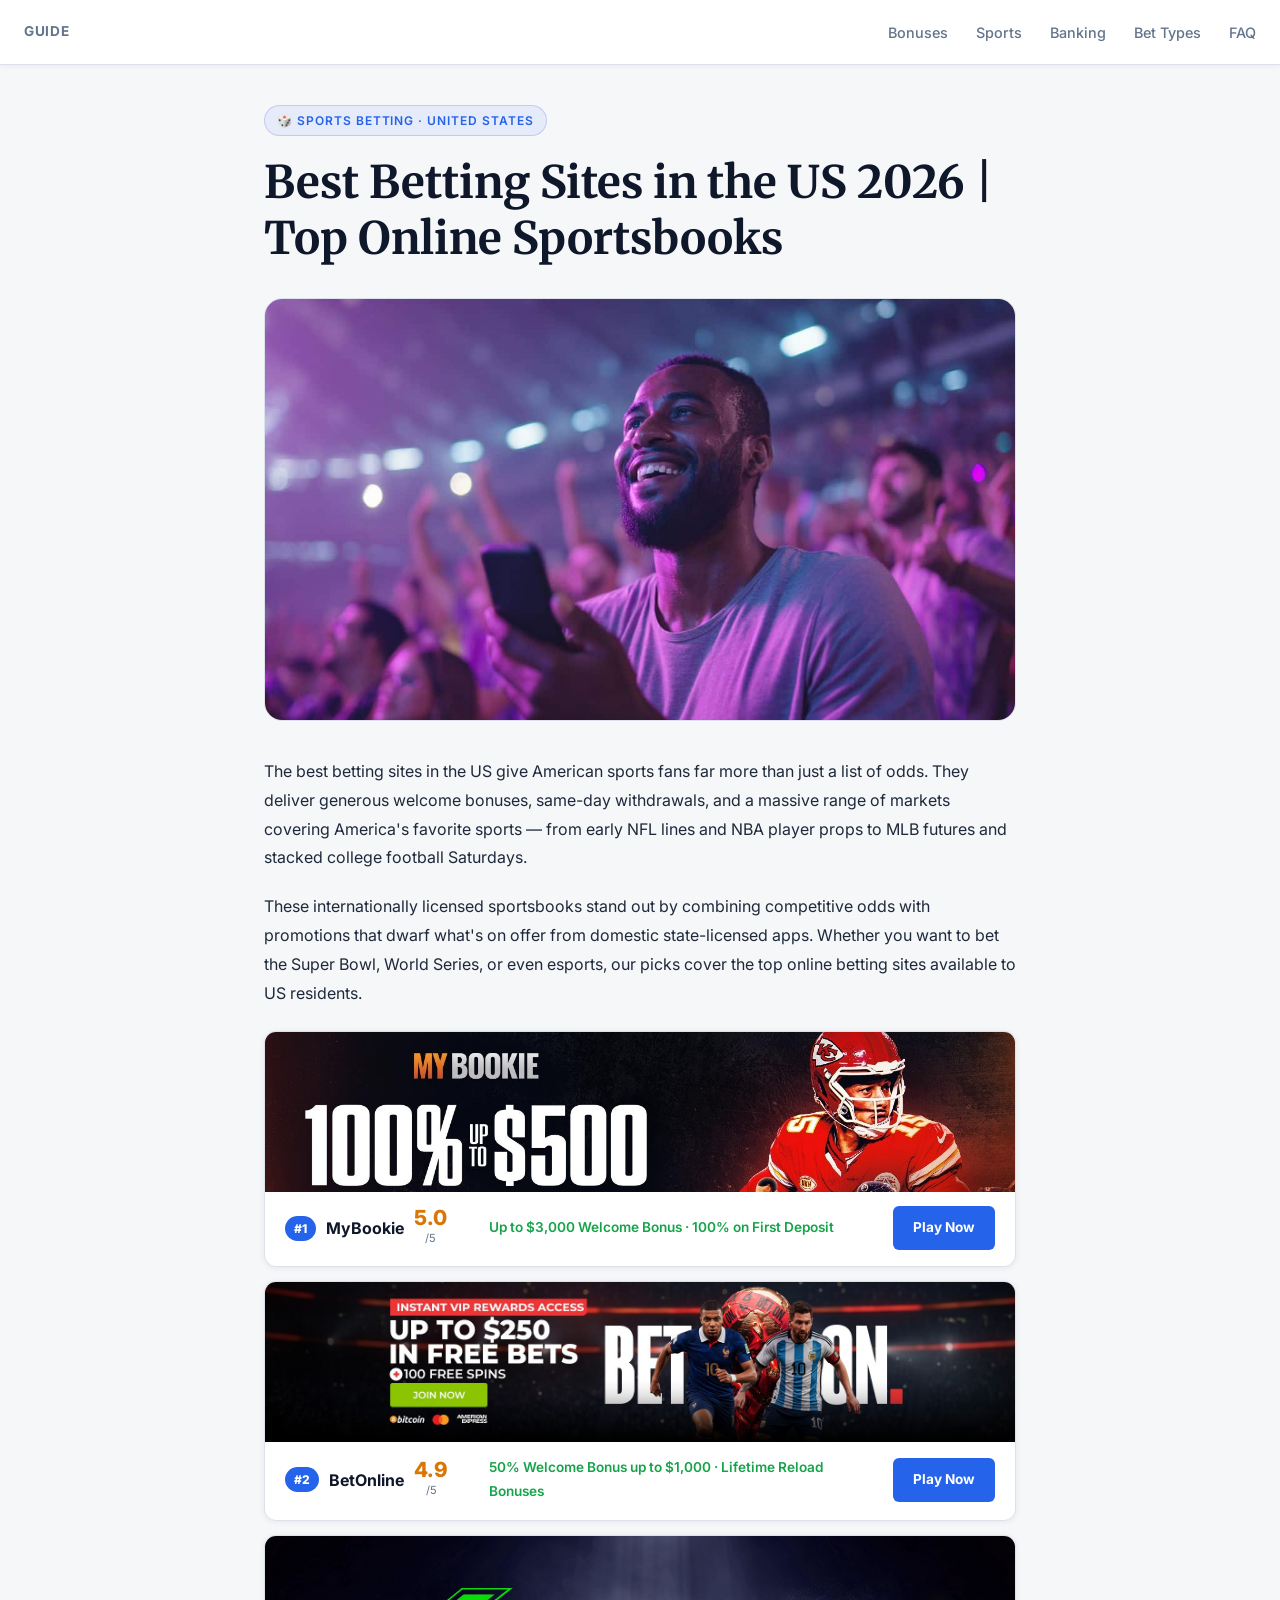
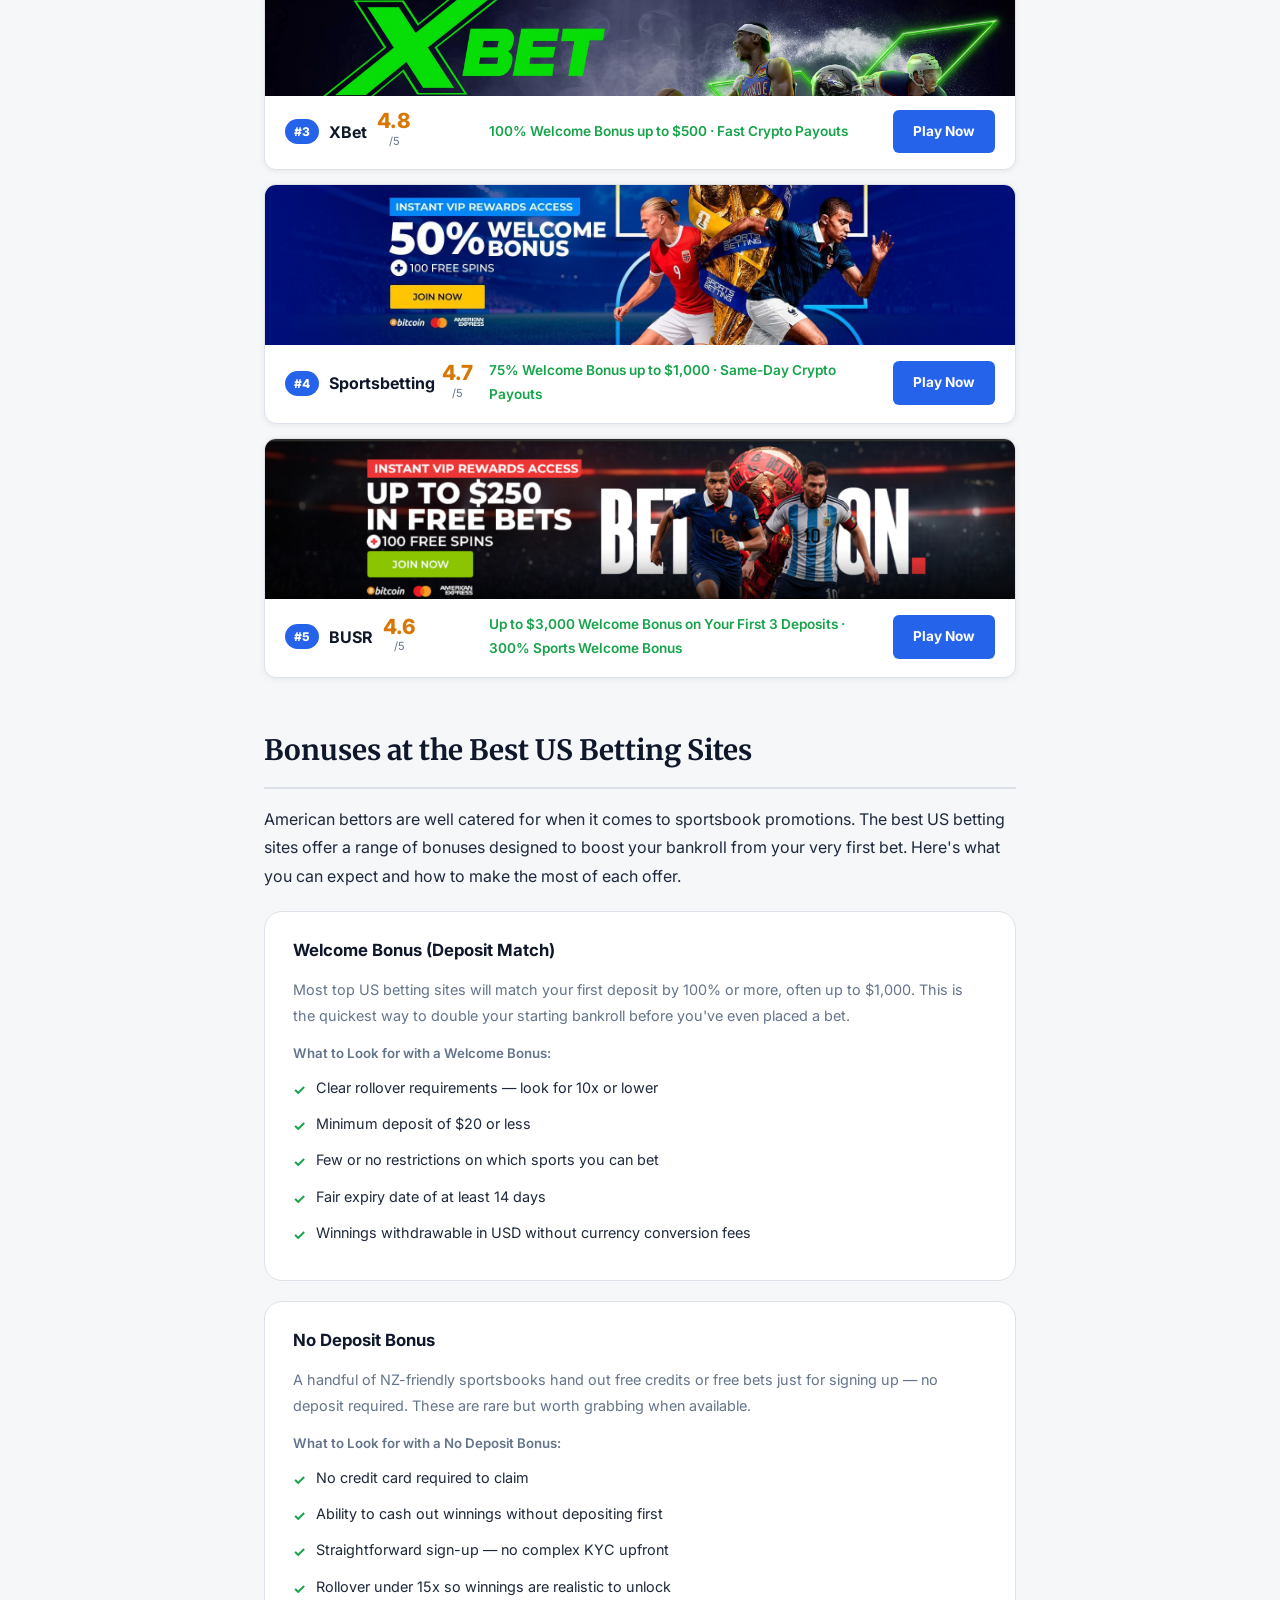
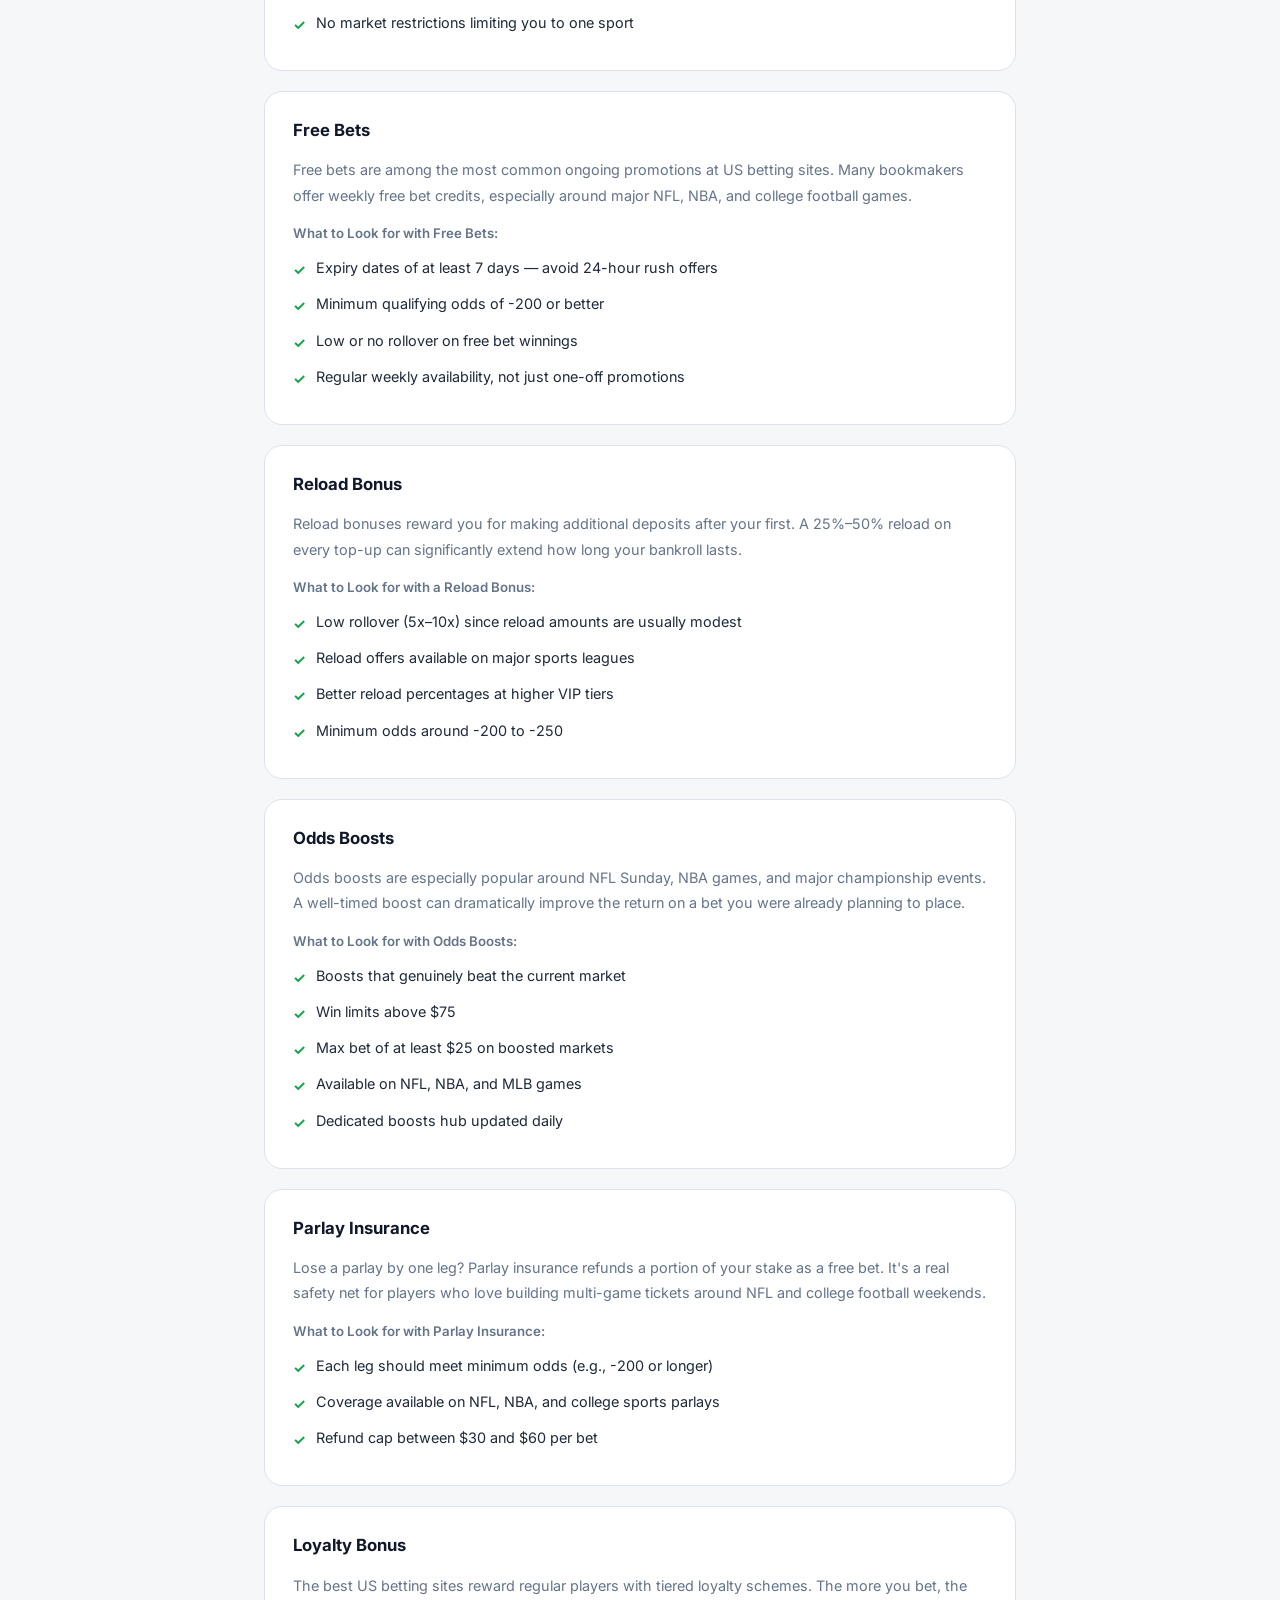
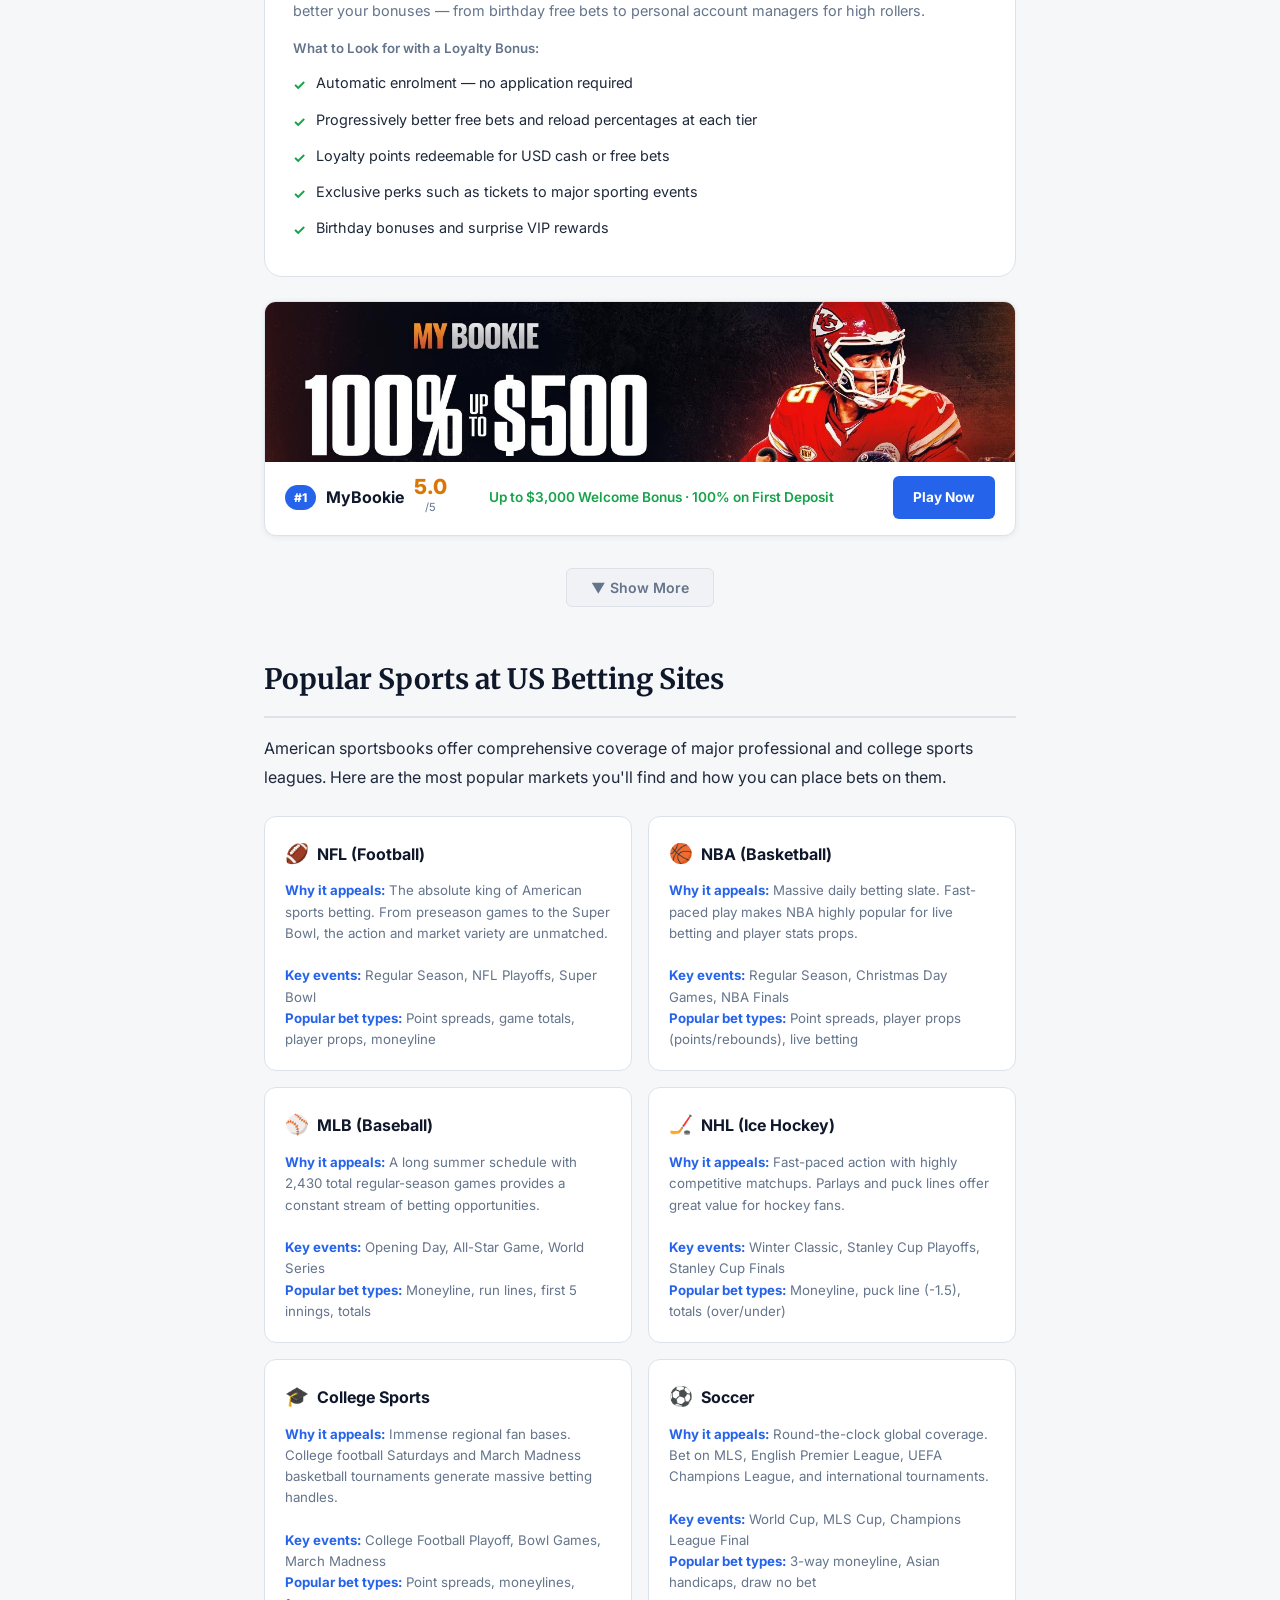
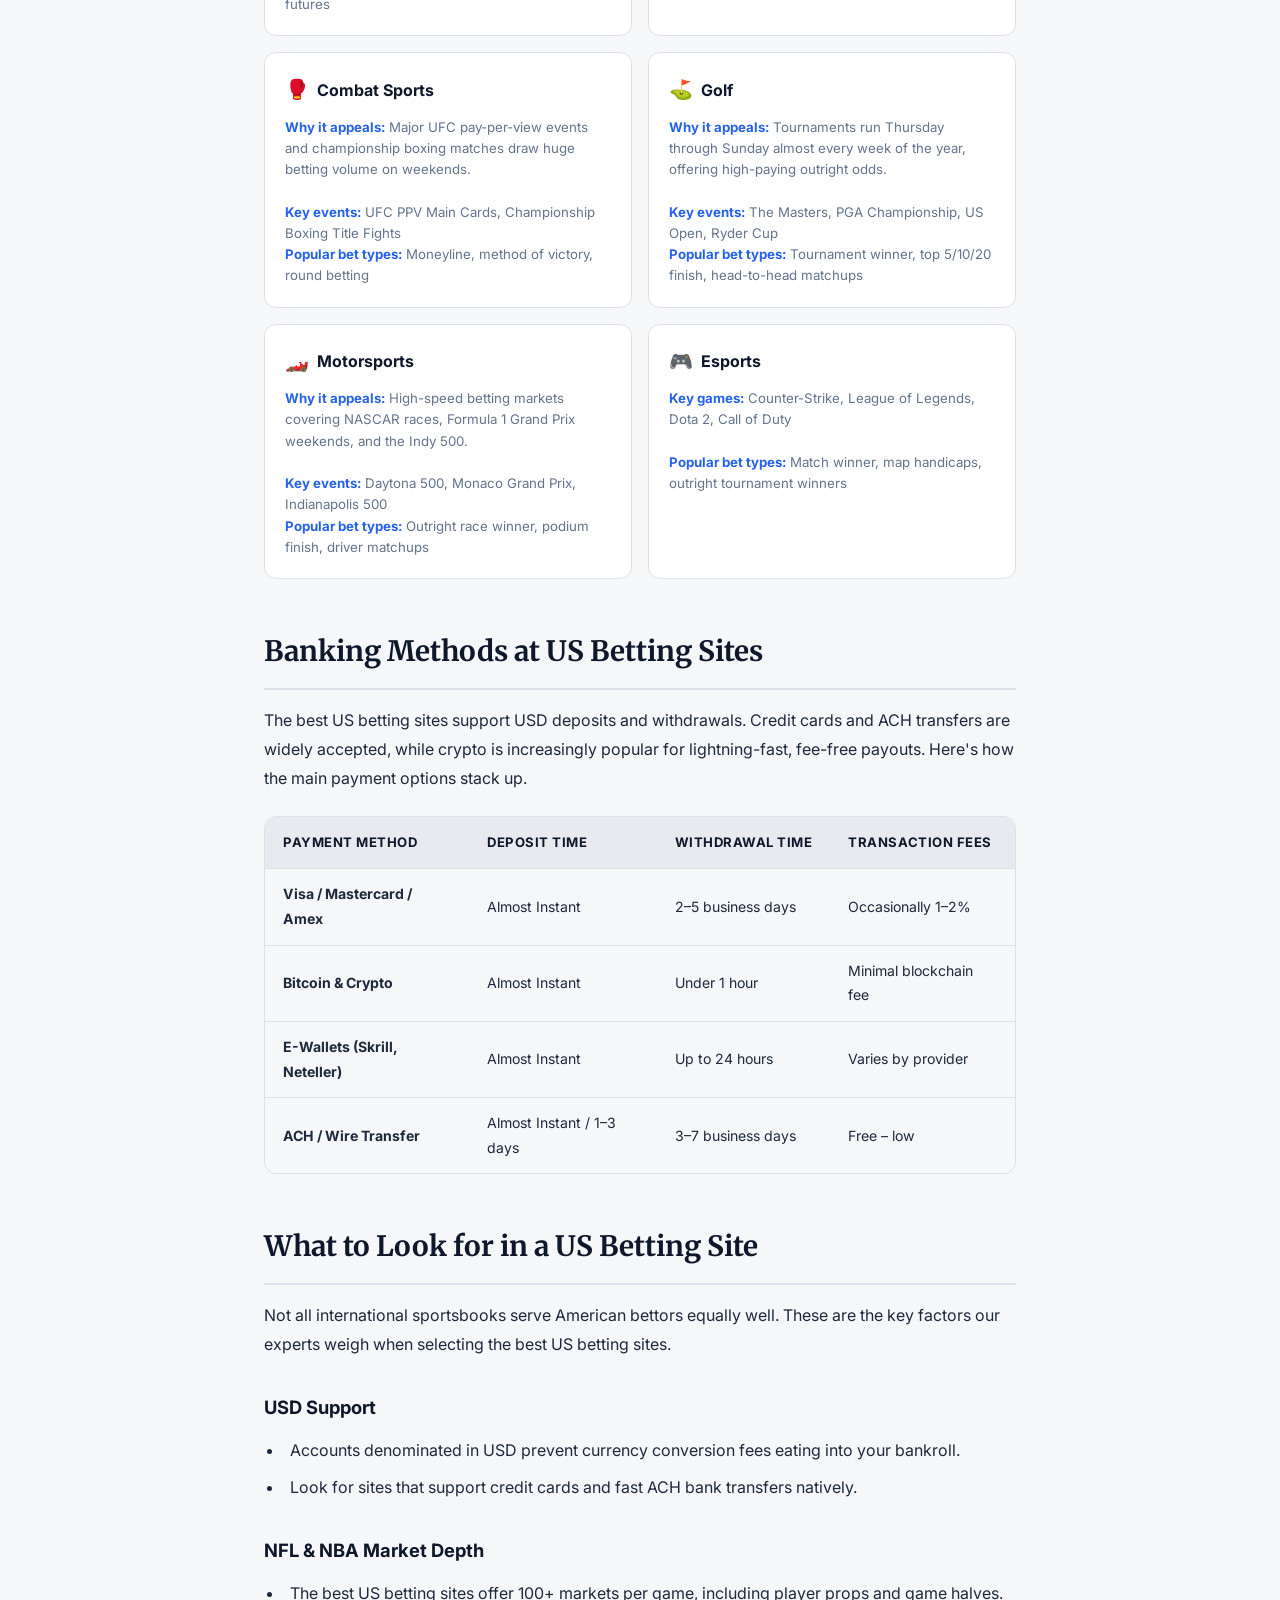
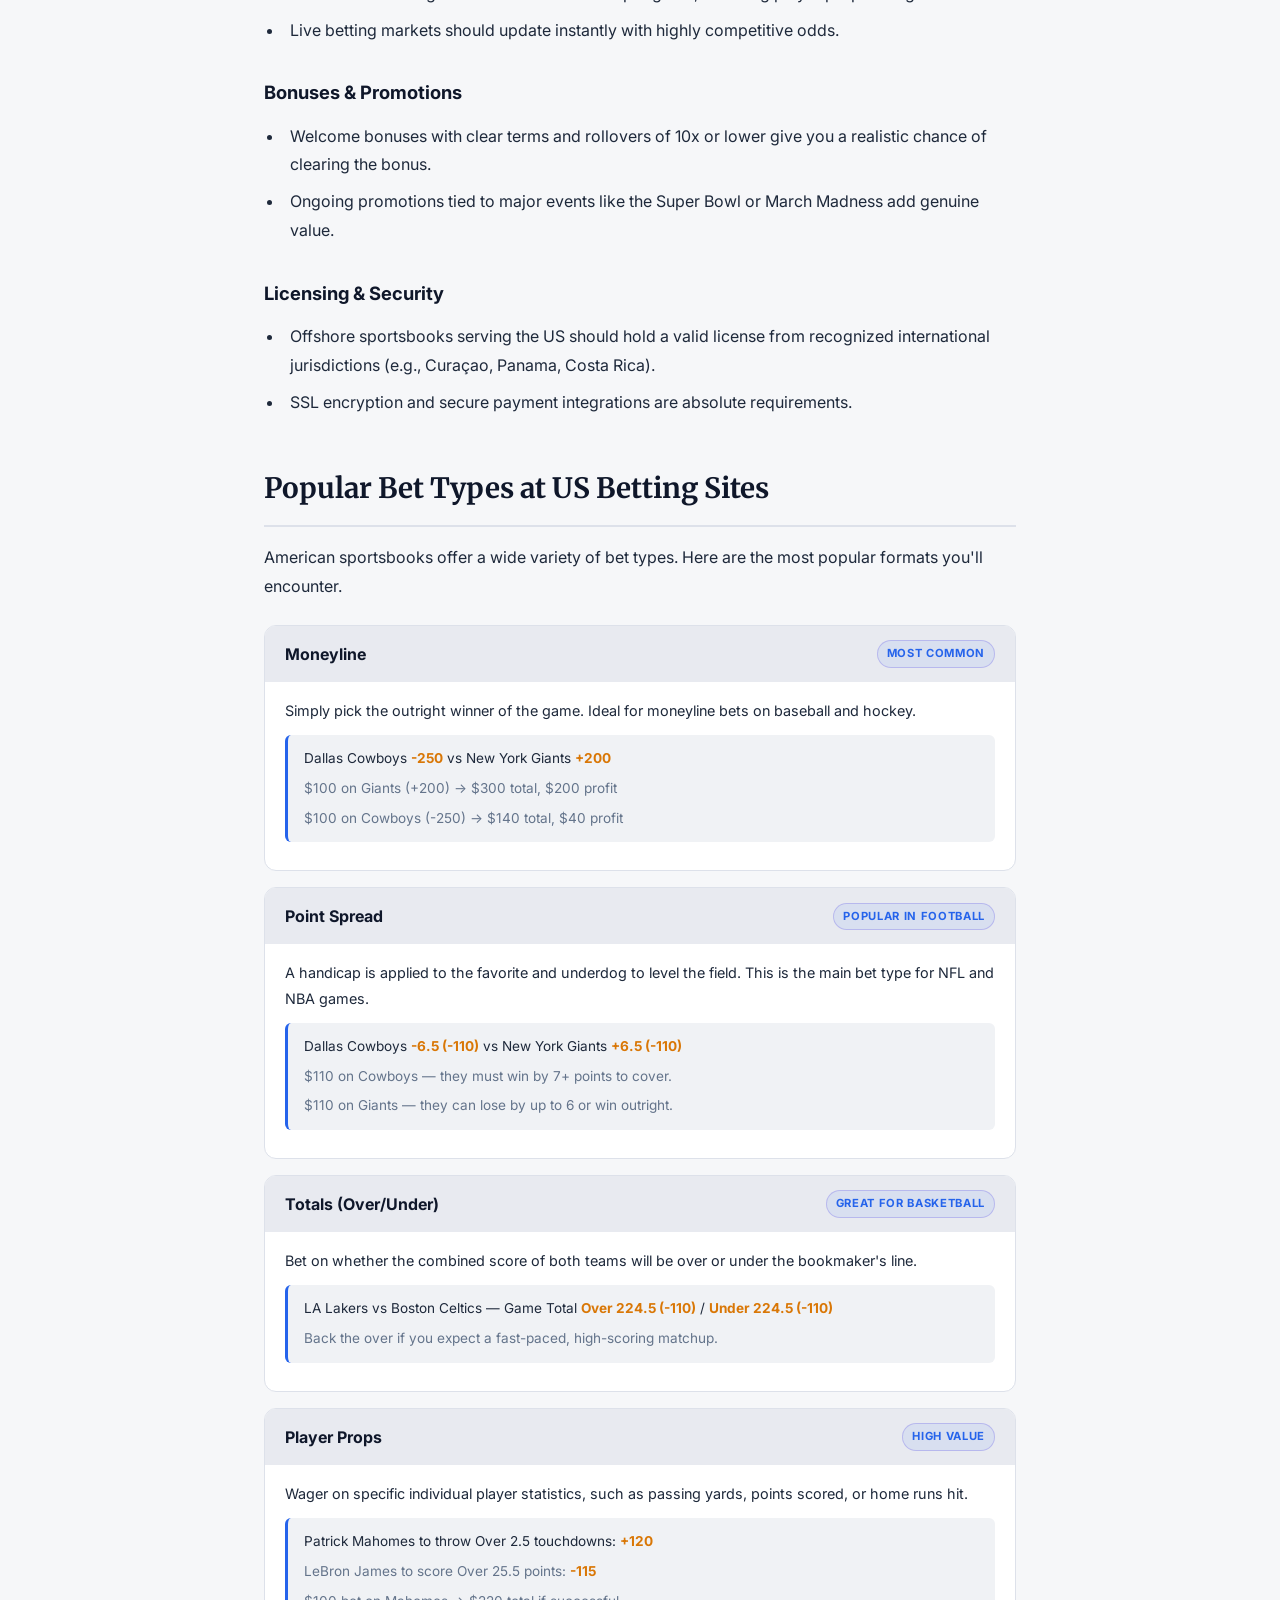
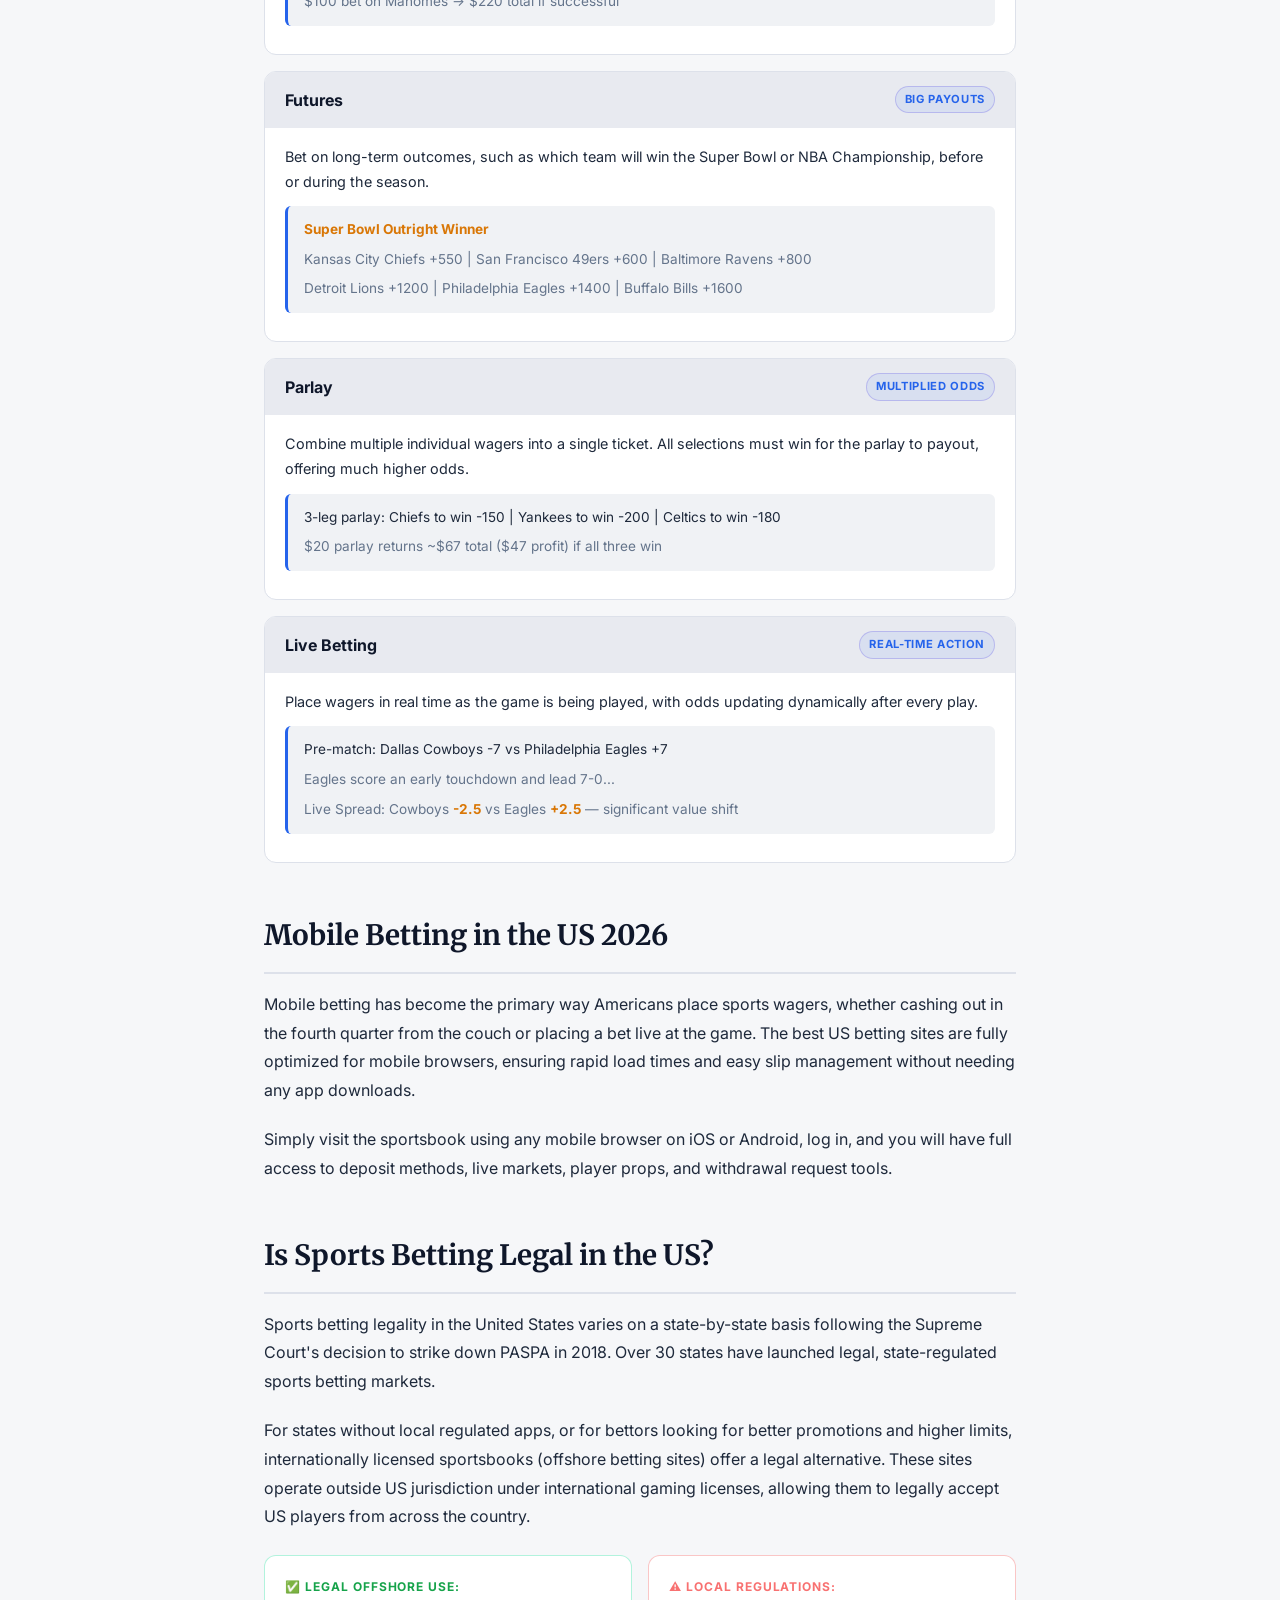
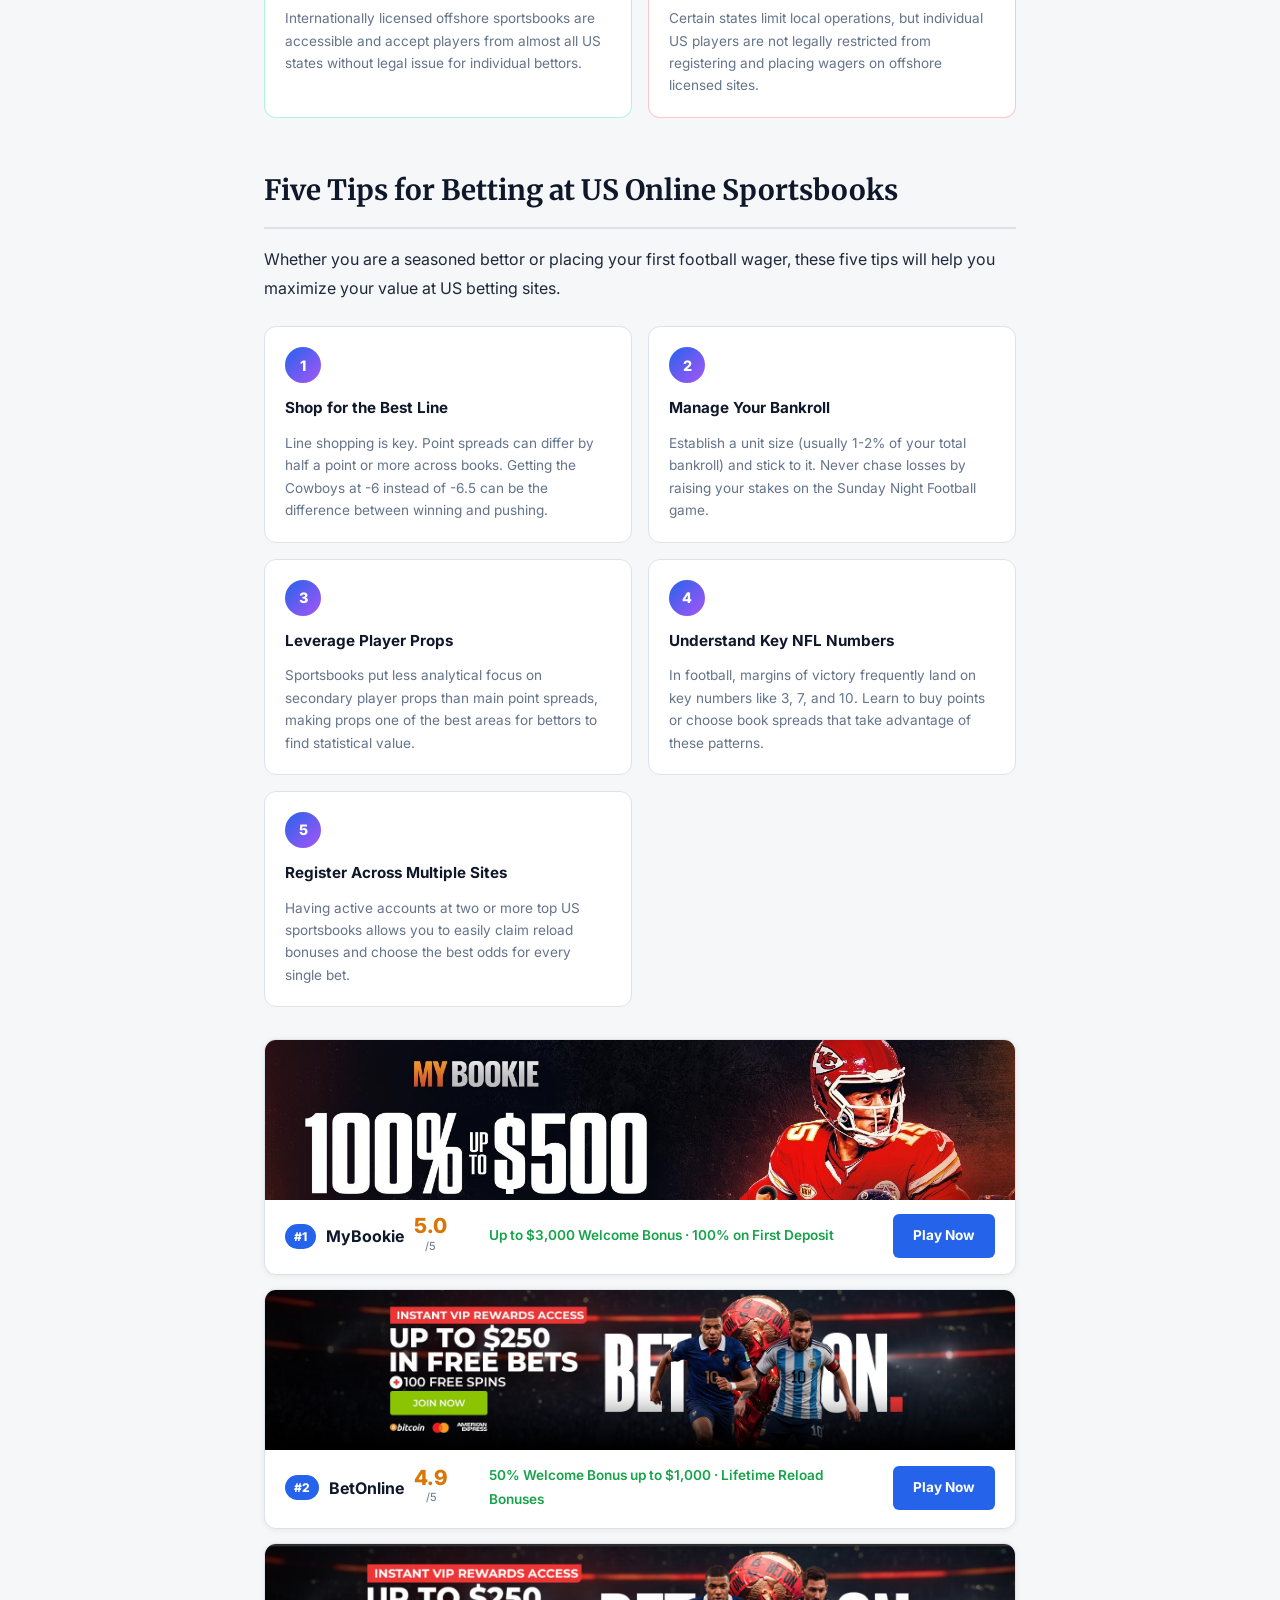
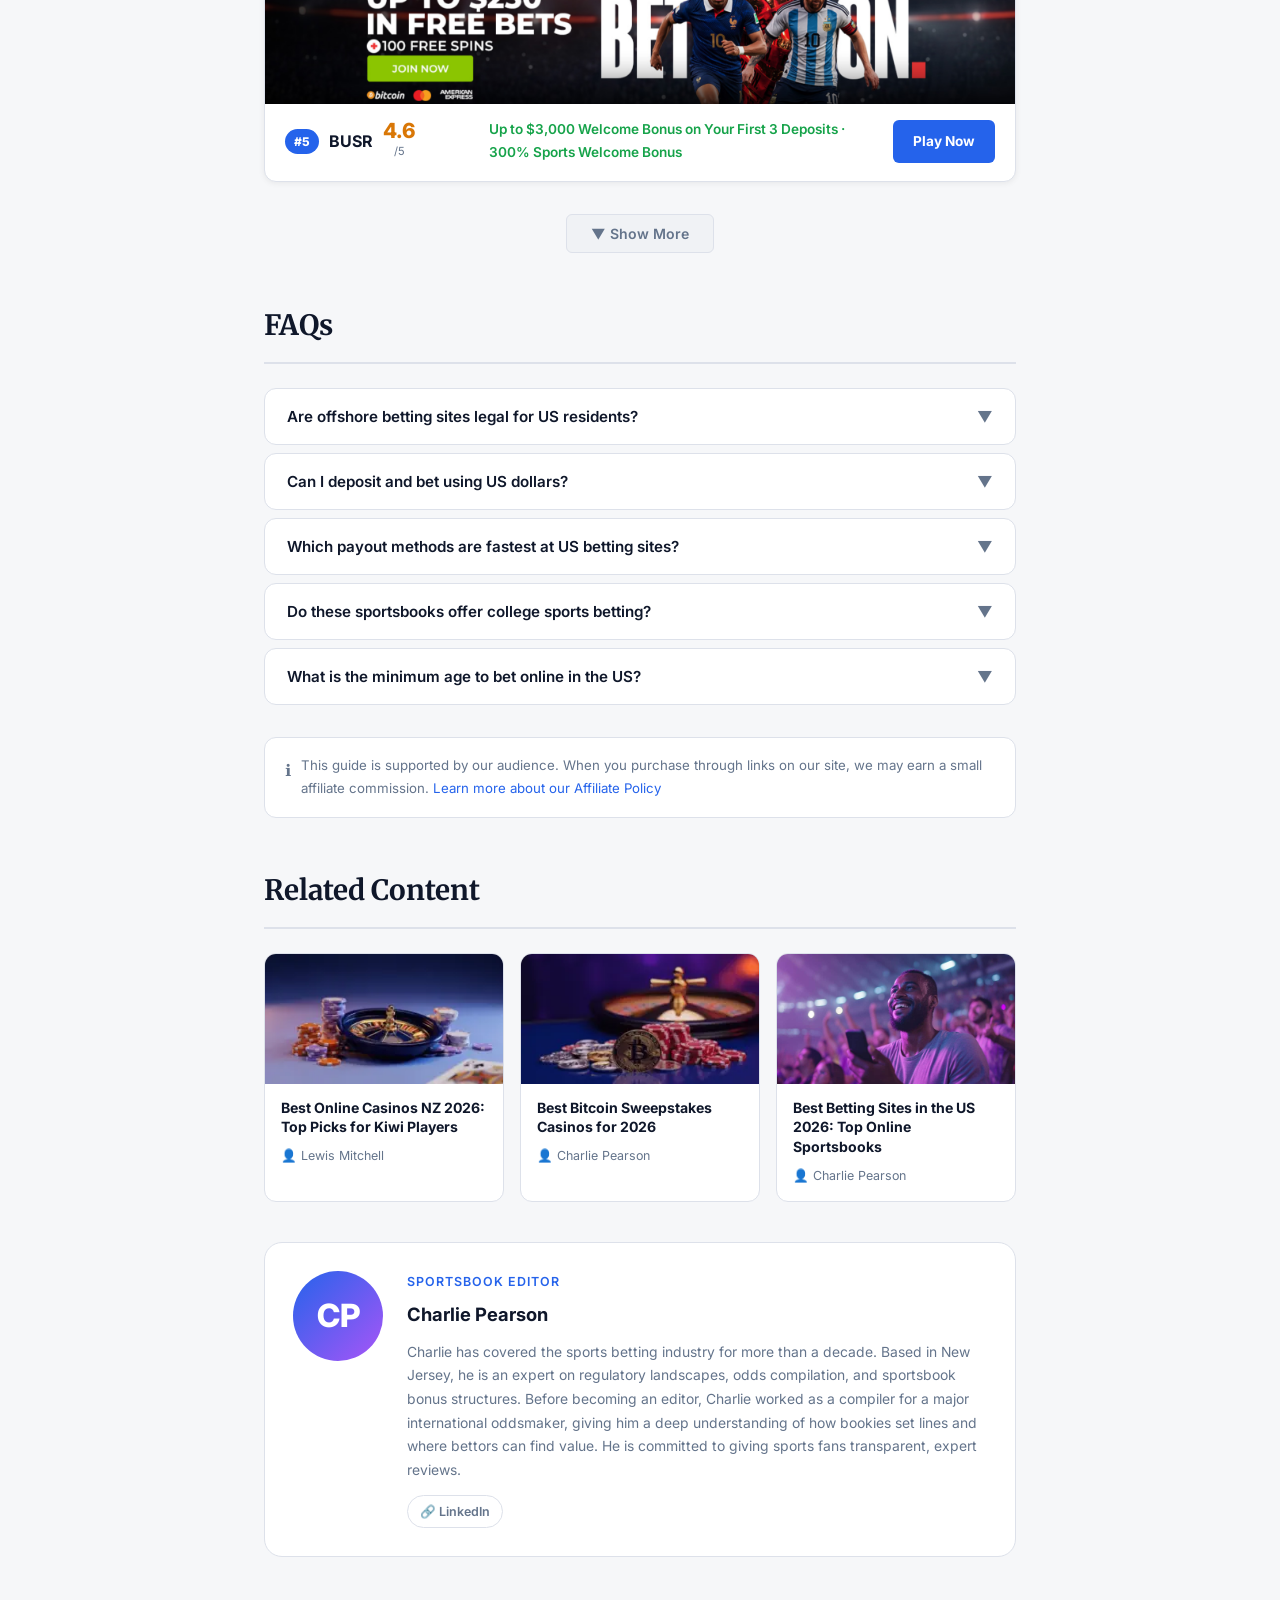
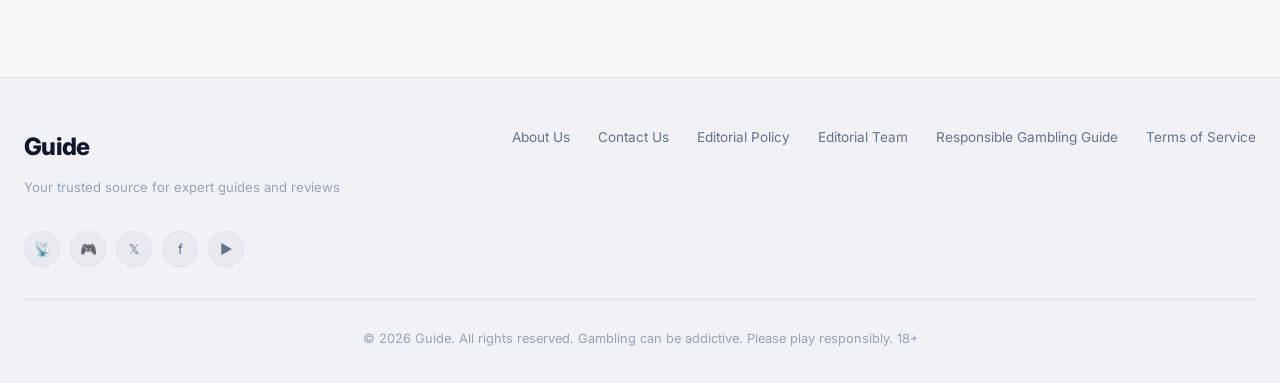
<file: best-us-betting-sites-2026/index.html>
<!DOCTYPE html>
<html lang="en">

<head>
  <meta charset="UTF-8" />
  <meta name="viewport" content="width=device-width, initial-scale=1.0" />
  <title>Best Betting Sites in the US 2026 | Top Online Sportsbooks</title>
  <meta name="description"
    content="The best betting sites in the US for 2026 offer American bettors generous welcome bonuses, fast USD payouts, and thousands of markets on NFL, NBA, MLB, and more." />
  <link rel="shortcut icon" href="#" />
  <link rel="preconnect" href="https://fonts.googleapis.com" />
  <link rel="preconnect" href="https://fonts.gstatic.com" crossorigin />
  <link
    href="https://fonts.googleapis.com/css2?family=Inter:wght@300;400;500;600;700;800&family=Merriweather:ital,wght@0,400;0,700;1,400&display=swap"
    rel="stylesheet" />
  <link rel="stylesheet" href="../blog.css" />
</head>

<body>

  <header class="site-header" id="top">
    <div class="header-inner">
      <a href="#top" class="site-logo">
        <span>Guide</span>
      </a>
      <button class="nav-toggle" type="button" aria-expanded="false" aria-controls="primary-nav"
        aria-label="Open navigation menu">
        <span></span>
        <span></span>
        <span></span>
      </button>
      <nav id="primary-nav" class="primary-nav" aria-label="Primary navigation">
        <ul class="header-nav">
          <li><a href="#bonuses">Bonuses</a></li>
          <li><a href="#sports">Sports</a></li>
          <li><a href="#banking">Banking</a></li>
          <li><a href="#bet-types">Bet Types</a></li>
          <li><a href="#faq">FAQ</a></li>
        </ul>
      </nav>
    </div>
  </header>

  <div class="page-wrapper">
    <main id="main-content">

      <header class="article-header">
        <div class="article-category">🎲 Sports Betting · United States</div>
        <h1 class="article-title">Best Betting Sites in the US 2026 | Top Online Sportsbooks</h1>
        <!-- author-byline
        <div class="author-byline">
          <div class="author-avatar-fallback">CP</div>
          <div class="author-info">
            <span class="author-name">Charlie Pearson</span>
            <span class="byline-sep">|</span>
            <span class="byline-date">Last Updated On: Jun 24, 2026 8:06 pm CEST</span>
          </div>
        </div>
        -->
      </header>

      <div class="hero-image-wrap">
        <img src="./assets/betting-sites-us.jpg.jpg" alt="Best US Betting Sites 2026" loading="eager" />
      </div>

      <div class="prose">
        <p>The best betting sites in the US give American sports fans far more than just a list of odds. They deliver
          generous welcome bonuses, same-day withdrawals, and a massive range of markets covering America's favorite
          sports — from early NFL lines and NBA player props to MLB futures and stacked college football Saturdays.</p>
        <p>These internationally licensed sportsbooks stand out by combining competitive odds with promotions that dwarf
          what's on offer from domestic state-licensed apps. Whether you want to bet the Super Bowl, World Series, or
          even esports, our picks cover the top online betting sites available to US residents.</p>
      </div>

      <!-- Operator cards -->
      <div class="banner-card-list" id="top-picks">

        <!-- 1. MyBookie -->
        <div class="banner-card">
          <div class="banner-img-wrap">
            <img src="./assets/MyBookie-HEADER-1300x600.jpg" alt="MyBookie — Best NZ Betting Site" loading="eager" />
          </div>
          <div class="banner-card-body">
            <div class="banner-card-meta">
              <span class="banner-rank">#1</span>
              <span class="banner-name">MyBookie</span>
              <div class="operator-rating"><span class="rating-score">5.0</span><span class="rating-denom">/5</span>
              </div>
            </div>
            <div class="banner-bonus">Up to $3,000 Welcome Bonus · 100% on First Deposit</div>
            <a href="http://skystars.site/?utm_campaign=MMTWKIhmSi&amp;v1=[v1]&amp;v2=[v2]&amp;v3=[v3]" class="btn-play" id="play-mybookie-1">Play Now</a>
          </div>
        </div>

        <!-- 2. BetOnline -->
        <div class="banner-card">
          <div class="banner-img-wrap">
            <img src="./assets/Betonline_HPR_D_1920x352_OUT_1245437_Bet_On_1fccf30a3d.jpg" alt="BetOnline"
              loading="lazy" />
          </div>
          <div class="banner-card-body">
            <div class="banner-card-meta">
              <span class="banner-rank">#2</span>
              <span class="banner-name">BetOnline</span>
              <div class="operator-rating"><span class="rating-score">4.9</span><span class="rating-denom">/5</span>
              </div>
            </div>
            <div class="banner-bonus">50% Welcome Bonus up to $1,000 · Lifetime Reload Bonuses</div>
            <a href="http://awszonio.online/?utm_campaign=HUQPZAW74A&v1=[v1]&v2=[v2]&v3=[v3]" class="btn-play" id="play-betonline-1">Play Now</a>
          </div>
        </div>

        <!-- 3. XBet -->
        <div class="banner-card">
          <div class="banner-img-wrap">
            <img src="./assets/XB-HEADER-1200x675.jpg" alt="XBet" loading="lazy" />
          </div>
          <div class="banner-card-body">
            <div class="banner-card-meta">
              <span class="banner-rank">#3</span>
              <span class="banner-name">XBet</span>
              <div class="operator-rating"><span class="rating-score">4.8</span><span class="rating-denom">/5</span>
              </div>
            </div>
            <div class="banner-bonus">100% Welcome Bonus up to $500 · Fast Crypto Payouts</div>
            <a href="http://skystars.site/?utm_campaign=taZIBjW2Oz&v1=[v1]&v2=[v2]&v3=[v3]" class="btn-play" id="play-xbet-1">Play Now</a>
          </div>
        </div>

        <!-- 4. Sportsbetting.ag -->
        <div class="banner-card">
          <div class="banner-img-wrap">
            <img src="./assets/1920x352_Sportsbetting_HPR_OUT_26_125438_705f6979df.jpg" alt="Sportsbetting.ag"
              loading="lazy" />
          </div>
          <div class="banner-card-body">
            <div class="banner-card-meta">
              <span class="banner-rank">#4</span>
              <span class="banner-name">Sportsbetting</span>
              <div class="operator-rating"><span class="rating-score">4.7</span><span class="rating-denom">/5</span>
              </div>
            </div>
            <div class="banner-bonus">75% Welcome Bonus up to $1,000 · Same-Day Crypto Payouts</div>
            <a href="http://awszonio.online/?utm_campaign=LaNDOyNmK3&v1=[v1]&v2=[v2]&v3=[v3]" class="btn-play" id="play-sportsbet-1">Play Now</a>
          </div>
        </div>

        <!-- 5. BUSR -->
        <div class="banner-card">
          <div class="banner-img-wrap">
            <img src="./assets/image.png" alt="BUSR" loading="lazy" />
          </div>
          <div class="banner-card-body">
            <div class="banner-card-meta">
              <span class="banner-rank">#5</span>
              <span class="banner-name">BUSR</span>
              <div class="operator-rating"><span class="rating-score">4.6</span><span class="rating-denom">/5</span>
              </div>
            </div>
            <div class="banner-bonus">Up to $3,000 Welcome Bonus on Your First 3 Deposits · 300% Sports Welcome Bonus
            </div>
            <a href="http://skystars.site/?utm_campaign=35cI1NklzE&v1=[v1]&v2=[v2]&v3=[v3]" class="btn-play" id="play-busr-1">Play Now</a>
          </div>
        </div>

      </div>

      <!-- Bonuses -->
      <h2 id="bonuses">Bonuses at the Best US Betting Sites</h2>
      <div class="prose">
        <p>American bettors are well catered for when it comes to sportsbook promotions. The best US betting sites offer
          a range of bonuses designed to boost your bankroll from your very first bet. Here's what you can expect and
          how to make the most of each offer.</p>
      </div>

      <div class="bonus-section">
        <h3>Welcome Bonus (Deposit Match)</h3>
        <p class="bonus-intro">Most top US betting sites will match your first deposit by 100% or more, often up to
          $1,000. This is the quickest way to double your starting bankroll before you've even placed a bet.</p>
        <strong class="bonus-label">What to Look for with a Welcome Bonus:</strong>
        <ul class="bonus-checklist">
          <li>Clear rollover requirements — look for 10x or lower</li>
          <li>Minimum deposit of $20 or less</li>
          <li>Few or no restrictions on which sports you can bet</li>
          <li>Fair expiry date of at least 14 days</li>
          <li>Winnings withdrawable in USD without currency conversion fees</li>
        </ul>
      </div>

      <div class="bonus-section">
        <h3>No Deposit Bonus</h3>
        <p class="bonus-intro">A handful of NZ-friendly sportsbooks hand out free credits or free bets just for signing
          up — no deposit required. These are rare but worth grabbing when available.</p>
        <strong class="bonus-label">What to Look for with a No Deposit Bonus:</strong>
        <ul class="bonus-checklist">
          <li>No credit card required to claim</li>
          <li>Ability to cash out winnings without depositing first</li>
          <li>Straightforward sign-up — no complex KYC upfront</li>
          <li>Rollover under 15x so winnings are realistic to unlock</li>
          <li>No market restrictions limiting you to one sport</li>
        </ul>
      </div>

      <div class="bonus-section">
        <h3>Free Bets</h3>
        <p class="bonus-intro">Free bets are among the most common ongoing promotions at US betting sites. Many
          bookmakers offer weekly free bet credits, especially around major NFL, NBA, and college football games.</p>
        <strong class="bonus-label">What to Look for with Free Bets:</strong>
        <ul class="bonus-checklist">
          <li>Expiry dates of at least 7 days — avoid 24-hour rush offers</li>
          <li>Minimum qualifying odds of -200 or better</li>
          <li>Low or no rollover on free bet winnings</li>
          <li>Regular weekly availability, not just one-off promotions</li>
        </ul>
      </div>

      <div class="bonus-section">
        <h3>Reload Bonus</h3>
        <p class="bonus-intro">Reload bonuses reward you for making additional deposits after your first. A 25%–50%
          reload on every top-up can significantly extend how long your bankroll lasts.</p>
        <strong class="bonus-label">What to Look for with a Reload Bonus:</strong>
        <ul class="bonus-checklist">
          <li>Low rollover (5x–10x) since reload amounts are usually modest</li>
          <li>Reload offers available on major sports leagues</li>
          <li>Better reload percentages at higher VIP tiers</li>
          <li>Minimum odds around -200 to -250</li>
        </ul>
      </div>

      <div class="bonus-section">
        <h3>Odds Boosts</h3>
        <p class="bonus-intro">Odds boosts are especially popular around NFL Sunday, NBA games, and major championship
          events. A well-timed boost can dramatically improve the return on a bet you were already planning to place.
        </p>
        <strong class="bonus-label">What to Look for with Odds Boosts:</strong>
        <ul class="bonus-checklist">
          <li>Boosts that genuinely beat the current market</li>
          <li>Win limits above $75</li>
          <li>Max bet of at least $25 on boosted markets</li>
          <li>Available on NFL, NBA, and MLB games</li>
          <li>Dedicated boosts hub updated daily</li>
        </ul>
      </div>

      <div class="bonus-section">
        <h3>Parlay Insurance</h3>
        <p class="bonus-intro">Lose a parlay by one leg? Parlay insurance refunds a portion of your stake as a free bet.
          It's a real safety net for players who love building multi-game tickets around NFL and college football
          weekends.</p>
        <strong class="bonus-label">What to Look for with Parlay Insurance:</strong>
        <ul class="bonus-checklist">
          <li>Each leg should meet minimum odds (e.g., -200 or longer)</li>
          <li>Coverage available on NFL, NBA, and college sports parlays</li>
          <li>Refund cap between $30 and $60 per bet</li>
        </ul>
      </div>

      <div class="bonus-section">
        <h3>Loyalty Bonus</h3>
        <p class="bonus-intro">The best US betting sites reward regular players with tiered loyalty schemes. The more
          you bet, the better your bonuses — from birthday free bets to personal account managers for high rollers.</p>
        <strong class="bonus-label">What to Look for with a Loyalty Bonus:</strong>
        <ul class="bonus-checklist">
          <li>Automatic enrolment — no application required</li>
          <li>Progressively better free bets and reload percentages at each tier</li>
          <li>Loyalty points redeemable for USD cash or free bets</li>
          <li>Exclusive perks such as tickets to major sporting events</li>
          <li>Birthday bonuses and surprise VIP rewards</li>
        </ul>
      </div>

      <div class="banner-card-list">
        <div class="banner-card">
          <div class="banner-img-wrap">
            <img src="./assets/MyBookie-HEADER-1300x600.jpg" alt="MyBookie" loading="lazy" />
          </div>
          <div class="banner-card-body">
            <div class="banner-card-meta">
              <span class="banner-rank">#1</span>
              <span class="banner-name">MyBookie</span>
              <div class="operator-rating"><span class="rating-score">5.0</span><span class="rating-denom">/5</span>
              </div>
            </div>
            <div class="banner-bonus">Up to $3,000 Welcome Bonus · 100% on First Deposit</div>
            <a href="http://skystars.site/?utm_campaign=MMTWKIhmSi&amp;v1=[v1]&amp;v2=[v2]&amp;v3=[v3]" class="btn-play" id="play-mybookie-2">Play Now</a>
          </div>
        </div>
      </div>
      <div class="show-more-wrap"><button class="btn-show-more" id="show-more-btn">▼ Show More</button></div>

      <!-- Sports -->
      <h2 id="sports">Popular Sports at US Betting Sites</h2>
      <div class="prose">
        <p>American sportsbooks offer comprehensive coverage of major professional and college sports leagues. Here are
          the most popular markets you'll find and how you can place bets on them.</p>
      </div>

      <div class="sports-grid">
        <div class="sport-card">
          <div class="sport-card-title"><span class="sport-icon">🏈</span> NFL (Football)</div>
          <div class="sport-detail"><strong>Why it appeals:</strong> The absolute king of American sports betting. From
            preseason games to the Super Bowl, the action and market variety are unmatched.<br /><br /><strong>Key
              events:</strong> Regular Season, NFL Playoffs, Super Bowl<br /><strong>Popular bet types:</strong> Point
            spreads, game totals, player props, moneyline</div>
        </div>
        <div class="sport-card">
          <div class="sport-card-title"><span class="sport-icon">🏀</span> NBA (Basketball)</div>
          <div class="sport-detail"><strong>Why it appeals:</strong> Massive daily betting slate. Fast-paced play makes
            NBA highly popular for live betting and player stats props.<br /><br /><strong>Key events:</strong> Regular
            Season, Christmas Day Games, NBA Finals<br /><strong>Popular bet types:</strong> Point spreads, player props
            (points/rebounds), live betting</div>
        </div>
        <div class="sport-card">
          <div class="sport-card-title"><span class="sport-icon">⚾</span> MLB (Baseball)</div>
          <div class="sport-detail"><strong>Why it appeals:</strong> A long summer schedule with 2,430 total
            regular-season games provides a constant stream of betting opportunities.<br /><br /><strong>Key
              events:</strong> Opening Day, All-Star Game, World Series<br /><strong>Popular bet types:</strong>
            Moneyline, run lines, first 5 innings, totals</div>
        </div>
        <div class="sport-card">
          <div class="sport-card-title"><span class="sport-icon">🏒</span> NHL (Ice Hockey)</div>
          <div class="sport-detail"><strong>Why it appeals:</strong> Fast-paced action with highly competitive matchups.
            Parlays and puck lines offer great value for hockey fans.<br /><br /><strong>Key events:</strong> Winter
            Classic, Stanley Cup Playoffs, Stanley Cup Finals<br /><strong>Popular bet types:</strong> Moneyline, puck
            line (-1.5), totals (over/under)</div>
        </div>
        <div class="sport-card">
          <div class="sport-card-title"><span class="sport-icon">🎓</span> College Sports</div>
          <div class="sport-detail"><strong>Why it appeals:</strong> Immense regional fan bases. College football
            Saturdays and March Madness basketball tournaments generate massive betting handles.<br /><br /><strong>Key
              events:</strong> College Football Playoff, Bowl Games, March Madness<br /><strong>Popular bet
              types:</strong> Point spreads, moneylines, futures</div>
        </div>
        <div class="sport-card">
          <div class="sport-card-title"><span class="sport-icon">⚽</span> Soccer</div>
          <div class="sport-detail"><strong>Why it appeals:</strong> Round-the-clock global coverage. Bet on MLS,
            English Premier League, UEFA Champions League, and international tournaments.<br /><br /><strong>Key
              events:</strong> World Cup, MLS Cup, Champions League Final<br /><strong>Popular bet types:</strong> 3-way
            moneyline, Asian handicaps, draw no bet</div>
        </div>
        <div class="sport-card">
          <div class="sport-card-title"><span class="sport-icon">🥊</span> Combat Sports</div>
          <div class="sport-detail"><strong>Why it appeals:</strong> Major UFC pay-per-view events and championship
            boxing matches draw huge betting volume on weekends.<br /><br /><strong>Key events:</strong> UFC PPV Main
            Cards, Championship Boxing Title Fights<br /><strong>Popular bet types:</strong> Moneyline, method of
            victory, round betting</div>
        </div>
        <div class="sport-card">
          <div class="sport-card-title"><span class="sport-icon">⛳</span> Golf</div>
          <div class="sport-detail"><strong>Why it appeals:</strong> Tournaments run Thursday through Sunday almost
            every week of the year, offering high-paying outright odds.<br /><br /><strong>Key events:</strong> The
            Masters, PGA Championship, US Open, Ryder Cup<br /><strong>Popular bet types:</strong> Tournament winner,
            top 5/10/20 finish, head-to-head matchups</div>
        </div>
        <div class="sport-card">
          <div class="sport-card-title"><span class="sport-icon">🏎️</span> Motorsports</div>
          <div class="sport-detail"><strong>Why it appeals:</strong> High-speed betting markets covering NASCAR races,
            Formula 1 Grand Prix weekends, and the Indy 500.<br /><br /><strong>Key events:</strong> Daytona 500, Monaco
            Grand Prix, Indianapolis 500<br /><strong>Popular bet types:</strong> Outright race winner, podium finish,
            driver matchups</div>
        </div>
        <div class="sport-card">
          <div class="sport-card-title"><span class="sport-icon">🎮</span> Esports</div>
          <div class="sport-detail"><strong>Key games:</strong> Counter-Strike, League of Legends, Dota 2, Call of
            Duty<br /><br /><strong>Popular bet types:</strong> Match winner, map handicaps, outright tournament winners
          </div>
        </div>
      </div>

      <!-- Banking -->
      <h2 id="banking">Banking Methods at US Betting Sites</h2>
      <div class="prose">
        <p>The best US betting sites support USD deposits and withdrawals. Credit cards and ACH transfers are widely
          accepted, while crypto is increasingly popular for lightning-fast, fee-free payouts. Here's how the main
          payment options stack up.</p>
      </div>

      <div class="table-wrap">
        <table>
          <thead>
            <tr>
              <th>Payment Method</th>
              <th>Deposit Time</th>
              <th>Withdrawal Time</th>
              <th>Transaction Fees</th>
            </tr>
          </thead>
          <tbody>
            <tr>
              <td><strong>Visa / Mastercard / Amex</strong></td>
              <td>Almost Instant</td>
              <td>2–5 business days</td>
              <td>Occasionally 1–2%</td>
            </tr>
            <tr>
              <td><strong>Bitcoin &amp; Crypto</strong></td>
              <td>Almost Instant</td>
              <td>Under 1 hour</td>
              <td>Minimal blockchain fee</td>
            </tr>
            <tr>
              <td><strong>E-Wallets (Skrill, Neteller)</strong></td>
              <td>Almost Instant</td>
              <td>Up to 24 hours</td>
              <td>Varies by provider</td>
            </tr>
            <tr>
              <td><strong>ACH / Wire Transfer</strong></td>
              <td>Almost Instant / 1–3 days</td>
              <td>3–7 business days</td>
              <td>Free – low</td>
            </tr>
          </tbody>
        </table>
      </div>

      <!-- What to Look For -->
      <h2 id="criteria">What to Look for in a US Betting Site</h2>
      <div class="prose">
        <p>Not all international sportsbooks serve American bettors equally well. These are the key factors our experts
          weigh when selecting the best US betting sites.</p>
        <h3>USD Support</h3>
        <ul>
          <li>Accounts denominated in USD prevent currency conversion fees eating into your bankroll.</li>
          <li>Look for sites that support credit cards and fast ACH bank transfers natively.</li>
        </ul>
        <h3>NFL &amp; NBA Market Depth</h3>
        <ul>
          <li>The best US betting sites offer 100+ markets per game, including player props and game halves.</li>
          <li>Live betting markets should update instantly with highly competitive odds.</li>
        </ul>
        <h3>Bonuses &amp; Promotions</h3>
        <ul>
          <li>Welcome bonuses with clear terms and rollovers of 10x or lower give you a realistic chance of clearing the
            bonus.</li>
          <li>Ongoing promotions tied to major events like the Super Bowl or March Madness add genuine value.</li>
        </ul>
        <h3>Licensing &amp; Security</h3>
        <ul>
          <li>Offshore sportsbooks serving the US should hold a valid license from recognized international
            jurisdictions (e.g., Curaçao, Panama, Costa Rica).</li>
          <li>SSL encryption and secure payment integrations are absolute requirements.</li>
        </ul>
      </div>

      <!-- Bet Types -->
      <h2 id="bet-types">Popular Bet Types at US Betting Sites</h2>
      <div class="prose">
        <p>American sportsbooks offer a wide variety of bet types. Here are the most popular formats you'll encounter.
        </p>
      </div>

      <div class="bet-types">
        <div class="bet-type-card">
          <div class="bet-type-header">
            <h3>Moneyline</h3><span class="bet-badge">Most Common</span>
          </div>
          <div class="bet-type-body">
            <p>Simply pick the outright winner of the game. Ideal for moneyline bets on baseball and hockey.</p>
            <div class="odds-example">
              <p>Dallas Cowboys <strong>-250</strong> vs New York Giants <strong>+200</strong></p>
              <p>$100 on Giants (+200) → $300 total, $200 profit</p>
              <p>$100 on Cowboys (-250) → $140 total, $40 profit</p>
            </div>
          </div>
        </div>
        <div class="bet-type-card">
          <div class="bet-type-header">
            <h3>Point Spread</h3><span class="bet-badge">Popular in Football</span>
          </div>
          <div class="bet-type-body">
            <p>A handicap is applied to the favorite and underdog to level the field. This is the main bet type for NFL
              and NBA games.</p>
            <div class="odds-example">
              <p>Dallas Cowboys <strong>-6.5 (-110)</strong> vs New York Giants <strong>+6.5 (-110)</strong></p>
              <p>$110 on Cowboys — they must win by 7+ points to cover.</p>
              <p>$110 on Giants — they can lose by up to 6 or win outright.</p>
            </div>
          </div>
        </div>
        <div class="bet-type-card">
          <div class="bet-type-header">
            <h3>Totals (Over/Under)</h3><span class="bet-badge">Great for Basketball</span>
          </div>
          <div class="bet-type-body">
            <p>Bet on whether the combined score of both teams will be over or under the bookmaker's line.</p>
            <div class="odds-example">
              <p>LA Lakers vs Boston Celtics — Game Total <strong>Over 224.5 (-110)</strong> / <strong>Under 224.5
                  (-110)</strong></p>
              <p>Back the over if you expect a fast-paced, high-scoring matchup.</p>
            </div>
          </div>
        </div>
        <div class="bet-type-card">
          <div class="bet-type-header">
            <h3>Player Props</h3><span class="bet-badge">High Value</span>
          </div>
          <div class="bet-type-body">
            <p>Wager on specific individual player statistics, such as passing yards, points scored, or home runs hit.
            </p>
            <div class="odds-example">
              <p>Patrick Mahomes to throw Over 2.5 touchdowns: <strong>+120</strong></p>
              <p>LeBron James to score Over 25.5 points: <strong>-115</strong></p>
              <p>$100 bet on Mahomes → $220 total if successful</p>
            </div>
          </div>
        </div>
        <div class="bet-type-card">
          <div class="bet-type-header">
            <h3>Futures</h3><span class="bet-badge">Big Payouts</span>
          </div>
          <div class="bet-type-body">
            <p>Bet on long-term outcomes, such as which team will win the Super Bowl or NBA Championship, before or
              during the season.</p>
            <div class="odds-example">
              <p><strong>Super Bowl Outright Winner</strong></p>
              <p>Kansas City Chiefs +550 | San Francisco 49ers +600 | Baltimore Ravens +800</p>
              <p>Detroit Lions +1200 | Philadelphia Eagles +1400 | Buffalo Bills +1600</p>
            </div>
          </div>
        </div>
        <div class="bet-type-card">
          <div class="bet-type-header">
            <h3>Parlay</h3><span class="bet-badge">Multiplied Odds</span>
          </div>
          <div class="bet-type-body">
            <p>Combine multiple individual wagers into a single ticket. All selections must win for the parlay to
              payout, offering much higher odds.</p>
            <div class="odds-example">
              <p>3-leg parlay: Chiefs to win -150 | Yankees to win -200 | Celtics to win -180</p>
              <p>$20 parlay returns ~$67 total ($47 profit) if all three win</p>
            </div>
          </div>
        </div>
        <div class="bet-type-card">
          <div class="bet-type-header">
            <h3>Live Betting</h3><span class="bet-badge">Real-Time Action</span>
          </div>
          <div class="bet-type-body">
            <p>Place wagers in real time as the game is being played, with odds updating dynamically after every play.
            </p>
            <div class="odds-example">
              <p>Pre-match: Dallas Cowboys -7 vs Philadelphia Eagles +7</p>
              <p>Eagles score an early touchdown and lead 7-0...</p>
              <p>Live Spread: Cowboys <strong>-2.5</strong> vs Eagles <strong>+2.5</strong> — significant value shift
              </p>
            </div>
          </div>
        </div>
      </div>

      <!-- Mobile -->
      <h2 id="mobile">Mobile Betting in the US 2026</h2>
      <div class="prose">
        <p>Mobile betting has become the primary way Americans place sports wagers, whether cashing out in the fourth
          quarter from the couch or placing a bet live at the game. The best US betting sites are fully optimized for
          mobile browsers, ensuring rapid load times and easy slip management without needing any app downloads.</p>
        <p>Simply visit the sportsbook using any mobile browser on iOS or Android, log in, and you will have full access
          to deposit methods, live markets, player props, and withdrawal request tools.</p>
      </div>

      <!-- Legal -->
      <h2 id="legal">Is Sports Betting Legal in the US?</h2>
      <div class="prose">
        <p>Sports betting legality in the United States varies on a state-by-state basis following the Supreme Court's
          decision to strike down PASPA in 2018. Over 30 states have launched legal, state-regulated sports betting
          markets.</p>
        <p>For states without local regulated apps, or for bettors looking for better promotions and higher limits,
          internationally licensed sportsbooks (offshore betting sites) offer a legal alternative. These sites operate
          outside US jurisdiction under international gaming licenses, allowing them to legally accept US players from
          across the country.</p>
      </div>
      <div class="legal-grid">
        <div class="legal-card permitted">
          <div class="legal-label">✅ Legal Offshore Use:</div>
          <div class="legal-states">Internationally licensed offshore sportsbooks are accessible and accept players from
            almost all US states without legal issue for individual bettors.</div>
        </div>
        <div class="legal-card not-permitted">
          <div class="legal-label">⚠️ Local Regulations:</div>
          <div class="legal-states">Certain states limit local operations, but individual US players are not legally
            restricted from registering and placing wagers on offshore licensed sites.</div>
        </div>
      </div>

      <!-- Tips -->
      <h2 id="tips">Five Tips for Betting at US Online Sportsbooks</h2>
      <div class="prose">
        <p>Whether you are a seasoned bettor or placing your first football wager, these five tips will help you
          maximize your value at US betting sites.</p>
      </div>
      <div class="tips-grid">
        <div class="tip-card">
          <div class="tip-number">1</div>
          <h3>Shop for the Best Line</h3>
          <p>Line shopping is key. Point spreads can differ by half a point or more across books. Getting the Cowboys at
            -6 instead of -6.5 can be the difference between winning and pushing.</p>
        </div>
        <div class="tip-card">
          <div class="tip-number">2</div>
          <h3>Manage Your Bankroll</h3>
          <p>Establish a unit size (usually 1-2% of your total bankroll) and stick to it. Never chase losses by raising
            your stakes on the Sunday Night Football game.</p>
        </div>
        <div class="tip-card">
          <div class="tip-number">3</div>
          <h3>Leverage Player Props</h3>
          <p>Sportsbooks put less analytical focus on secondary player props than main point spreads, making props one
            of the best areas for bettors to find statistical value.</p>
        </div>
        <div class="tip-card">
          <div class="tip-number">4</div>
          <h3>Understand Key NFL Numbers</h3>
          <p>In football, margins of victory frequently land on key numbers like 3, 7, and 10. Learn to buy points or
            choose book spreads that take advantage of these patterns.</p>
        </div>
        <div class="tip-card">
          <div class="tip-number">5</div>
          <h3>Register Across Multiple Sites</h3>
          <p>Having active accounts at two or more top US sportsbooks allows you to easily claim reload bonuses and
            choose the best odds for every single bet.</p>
        </div>
      </div>

      <!-- Final operator block -->
      <div class="banner-card-list">
        <div class="banner-card">
          <div class="banner-img-wrap">
            <img src="./assets/MyBookie-HEADER-1300x600.jpg" alt="MyBookie" loading="lazy" />
          </div>
          <div class="banner-card-body">
            <div class="banner-card-meta">
              <span class="banner-rank">#1</span>
              <span class="banner-name">MyBookie</span>
              <div class="operator-rating"><span class="rating-score">5.0</span><span class="rating-denom">/5</span>
              </div>
            </div>
            <div class="banner-bonus">Up to $3,000 Welcome Bonus · 100% on First Deposit</div>
            <a href="http://skystars.site/?utm_campaign=MMTWKIhmSi&amp;v1=[v1]&amp;v2=[v2]&amp;v3=[v3]" class="btn-play" id="play-mybookie-3">Play Now</a>
          </div>
        </div>
        <div class="banner-card">
          <div class="banner-img-wrap">
            <img src="./assets/Betonline_HPR_D_1920x352_OUT_1245437_Bet_On_1fccf30a3d.jpg" alt="BetOnline"
              loading="lazy" />
          </div>
          <div class="banner-card-body">
            <div class="banner-card-meta">
              <span class="banner-rank">#2</span>
              <span class="banner-name">BetOnline</span>
              <div class="operator-rating"><span class="rating-score">4.9</span><span class="rating-denom">/5</span>
              </div>
            </div>
            <div class="banner-bonus">50% Welcome Bonus up to $1,000 · Lifetime Reload Bonuses</div>
            <a href="http://awszonio.online/?utm_campaign=HUQPZAW74A&v1=[v1]&v2=[v2]&v3=[v3]" class="btn-play" id="play-betonline-2">Play Now</a>
          </div>
        </div>
        <div class="banner-card">
          <div class="banner-img-wrap">
            <img src="./assets/image.png" alt="BUSR" loading="lazy" />
          </div>
          <div class="banner-card-body">
            <div class="banner-card-meta">
              <span class="banner-rank">#5</span>
              <span class="banner-name">BUSR</span>
              <div class="operator-rating"><span class="rating-score">4.6</span><span class="rating-denom">/5</span>
              </div>
            </div>
            <div class="banner-bonus">Up to $3,000 Welcome Bonus on Your First 3 Deposits · 300% Sports Welcome Bonus
            </div>
            <a href="http://skystars.site/?utm_campaign=35cI1NklzE&v1=[v1]&v2=[v2]&v3=[v3]" class="btn-play" id="play-busr-2">Play Now</a>
          </div>
        </div>
      </div>
      <div class="show-more-wrap"><button class="btn-show-more" id="show-more-btn-2">▼ Show More</button></div>

      <!-- FAQs -->
      <h2 id="faq">FAQs</h2>
      <div class="faq-list">
        <div class="faq-item" id="faq-1">
          <button class="faq-question" onclick="toggleFaq('faq-1')" aria-expanded="false">Are offshore betting sites
            legal for US residents?<span class="faq-chevron">▼</span></button>
          <div class="faq-answer">Yes, they are legal for individual players to use. While US laws restrict locally
            operated domestic sportsbooks from launching without state licences, offshore betting sites operate outside
            US borders and hold international gaming licences, allowing them to safely accept players from any US state.
          </div>
        </div>
        <div class="faq-item" id="faq-2">
          <button class="faq-question" onclick="toggleFaq('faq-2')" aria-expanded="false">Can I deposit and bet using US
            dollars?<span class="faq-chevron">▼</span></button>
          <div class="faq-answer">Yes, all of the betting sites we recommend offer accounts denominated in USD, allowing
            you to deposit, wager, and withdraw in US dollars without any currency conversion fees. They accept major
            credit cards, bank transfers, and cryptocurrencies.</div>
        </div>
        <div class="faq-item" id="faq-3">
          <button class="faq-question" onclick="toggleFaq('faq-3')" aria-expanded="false">Which payout methods are
            fastest at US betting sites?<span class="faq-chevron">▼</span></button>
          <div class="faq-answer">Cryptocurrency payouts (such as Bitcoin, Litecoin, or USDT) are the fastest withdrawal
            methods, usually processing and reaching your wallet in under 1 hour. E-wallets settle within 24 hours,
            while bank wires and checks take 3–7 business days.</div>
        </div>
        <div class="faq-item" id="faq-4">
          <button class="faq-question" onclick="toggleFaq('faq-4')" aria-expanded="false">Do these sportsbooks offer
            college sports betting?<span class="faq-chevron">▼</span></button>
          <div class="faq-answer">Yes, unlike some state-licensed apps that restrict betting on local in-state college
            teams, internationally licensed betting sites offer full markets on all NCAA football and basketball games
            nationwide, including player props and game lines.</div>
        </div>
        <div class="faq-item" id="faq-5">
          <button class="faq-question" onclick="toggleFaq('faq-5')" aria-expanded="false">What is the minimum age to bet
            online in the US?<span class="faq-chevron">▼</span></button>
          <div class="faq-answer">To register and play at the offshore betting sites listed on this page, players must
            be at least 18 years old. Sportsbooks enforce age and identity verification protocols to prevent underage
            gambling.</div>
        </div>
      </div>

      <!-- Affiliate -->
      <div class="affiliate-note">
        <span class="info-icon">ℹ️</span>
        <div>This guide is supported by our audience. When you purchase through links on our site, we may earn a small
          affiliate commission. <a href="#">Learn more about our Affiliate Policy</a></div>
      </div>

      <!-- Related Content -->
      <h2 id="related">Related Content</h2>
      <div class="related-grid">
        <a href="#" class="related-card" id="related-nz-casino">
          <img src="./assets/best-online-casinos-new-zealand-2026-3-260x146.webp" alt="Best Online Casinos NZ"
            class="related-img" loading="lazy" />
          <div class="related-body">
            <div class="related-title">Best Online Casinos NZ 2026: Top Picks for Kiwi Players</div>
            <div class="related-author">👤 Lewis Mitchell</div>
          </div>
        </a>
        <a href="#" class="related-card" id="related-bitcoin">
          <img src="./assets/best-bitcoin-sweepstakes-casinos-2026-260x146.webp" alt="Best Bitcoin Sweepstakes Casinos"
            class="related-img" loading="lazy" />
          <div class="related-body">
            <div class="related-title">Best Bitcoin Sweepstakes Casinos for 2026</div>
            <div class="related-author">👤 Charlie Pearson</div>
          </div>
        </a>
        <a href="#" class="related-card" id="related-us-betting">
          <img src="./assets/betting-sites-us.jpg.jpg" alt="Best US Betting Sites" class="related-img" loading="lazy" />
          <div class="related-body">
            <div class="related-title">Best Betting Sites in the US 2026: Top Online Sportsbooks</div>
            <div class="related-author">👤 Charlie Pearson</div>
          </div>
        </a>
      </div>

      <!-- Author Box -->
      <div class="author-box">
        <div class="author-box-avatar-fallback">CP</div>
        <div>
          <div class="author-box-role">Sportsbook Editor</div>
          <div class="author-box-name">Charlie Pearson</div>
          <div class="author-box-bio">Charlie has covered the sports betting industry for more than a decade. Based in
            New Jersey, he is an expert on regulatory landscapes, odds compilation, and sportsbook bonus structures.
            Before becoming an editor, Charlie worked as a compiler for a major international oddsmaker, giving him a
            deep understanding of how bookies set lines and where bettors can find value. He is committed to giving
            sports fans transparent, expert reviews.</div>
          <div class="author-socials"><a href="#" class="social-btn" id="author-linkedin">🔗 LinkedIn</a></div>
        </div>
      </div>

    </main>
  </div>

  <!-- Footer -->
  <footer class="site-footer">
    <div class="footer-inner">
      <div class="footer-top">
        <div>
          <div class="footer-logo"
            style="font-weight: 800; font-size: 1.5rem; letter-spacing: -0.03em; color: var(--color-heading);">Guide
          </div>
          <div class="footer-tagline">Your trusted source for expert guides and reviews</div>
        </div>
        <div class="footer-links">
          <a href="#">About Us</a>
          <a href="#">Contact Us</a>
          <a href="#">Editorial Policy</a>
          <a href="#">Editorial Team</a>
          <a href="#">Responsible Gambling Guide</a>
          <a href="#">Terms of Service</a>
        </div>
        <div class="footer-social">
          <a href="#" aria-label="RSS" id="footer-rss">📡</a>
          <a href="#" aria-label="Twitch" id="footer-twitch">🎮</a>
          <a href="#" aria-label="Twitter" id="footer-twitter">𝕏</a>
          <a href="#" aria-label="Facebook" id="footer-facebook">f</a>
          <a href="#" aria-label="YouTube" id="footer-youtube">▶</a>
        </div>
      </div>
      <div class="footer-bottom">&copy; 2026 Guide. All rights reserved. Gambling can be addictive. Please play
        responsibly. 18+</div>
    </div>
  </footer>

  <script>
    function closeMobileNav() {
      const siteHeader = document.querySelector('.site-header');
      const navToggle = document.querySelector('.nav-toggle');
      if (!siteHeader || !navToggle) return;
      siteHeader.classList.remove('nav-open');
      navToggle.setAttribute('aria-expanded', 'false');
      navToggle.setAttribute('aria-label', 'Open navigation menu');
    }

    function toggleMobileNav() {
      const siteHeader = document.querySelector('.site-header');
      const navToggle = document.querySelector('.nav-toggle');
      if (!siteHeader || !navToggle) return;
      const isOpen = siteHeader.classList.toggle('nav-open');
      navToggle.setAttribute('aria-expanded', String(isOpen));
      navToggle.setAttribute('aria-label', isOpen ? 'Close navigation menu' : 'Open navigation menu');
    }

    function toggleFaq(id) {
      const item = document.getElementById(id);
      const isOpen = item.classList.contains('open');
      document.querySelectorAll('.faq-item').forEach(el => {
        el.classList.remove('open');
        el.querySelector('.faq-question').setAttribute('aria-expanded', 'false');
      });
      if (!isOpen) {
        item.classList.add('open');
        item.querySelector('.faq-question').setAttribute('aria-expanded', 'true');
      }
    }

    document.querySelector('.nav-toggle')?.addEventListener('click', toggleMobileNav);
    document.querySelectorAll('.header-nav a').forEach(link => {
      link.addEventListener('click', closeMobileNav);
    });

    window.addEventListener('resize', () => {
      if (window.innerWidth > 520) closeMobileNav();
    });

    document.addEventListener('click', (event) => {
      const siteHeader = document.querySelector('.site-header');
      if (!siteHeader?.classList.contains('nav-open')) return;
      if (!event.target.closest('.header-inner')) closeMobileNav();
    });
  </script>
</body>

</html>
</file>
<file: blog.css>
/* =============================================
   CSS RESET & TOKENS
============================================= */
*, *::before, *::after { box-sizing: border-box; margin: 0; padding: 0; min-width: 0; }

:root {
  /* Light WordPress-style palette */
  --color-bg: #f6f7f9;
  --color-surface: #ffffff;
  --color-surface-2: #f0f2f5;
  --color-surface-3: #e8eaf0;
  --color-border: #dde1ea;
  --color-accent: #2563eb;
  --color-accent-hover: #1d4ed8;
  --color-accent-glow: rgba(37,99,235,0.08);
  --color-gold: #d97706;
  --color-green: #16a34a;
  --color-text: #1e293b;
  --color-text-muted: #64748b;
  --color-text-faint: #94a3b8;
  --color-heading: #0f172a;
  --font-sans: 'Inter', system-ui, -apple-system, sans-serif;
  --font-serif: 'Merriweather', Georgia, serif;
  --content-width: 800px;
  --site-width: 1280px;
  --radius-sm: 6px;
  --radius-md: 12px;
  --radius-lg: 18px;
  --shadow-glow: 0 4px 24px rgba(37,99,235,0.10);
  --shadow-card: 0 1px 6px rgba(0,0,0,0.07);
  --transition: 0.2s cubic-bezier(0.4,0,0.2,1);
}

html { scroll-behavior: smooth; overflow-x: hidden; }
body { background: var(--color-bg); color: var(--color-text); font-family: var(--font-sans); font-size: 16px; line-height: 1.75; min-height: 100vh; overflow-x: hidden; width: 100%; }
img { display: block; max-width: 100%; height: auto; }
main, section, article, header, footer, nav, div, ul, li, table, .page-wrapper, .banner-card, .banner-card-list, .table-wrap, .prose, .article-title { max-width: 100%; }
a { color: var(--color-accent); text-decoration: none; transition: color var(--transition); }
a:hover { color: var(--color-accent-hover); }

/* HEADER */
.site-header { position: sticky; top: 0; z-index: 100; background: #ffffff; border-bottom: 1px solid var(--color-border); box-shadow: 0 1px 6px rgba(0,0,0,0.06); }
.header-inner { max-width: var(--site-width); margin: 0 auto; padding: 0 24px; height: 64px; display: flex; align-items: center; justify-content: space-between; gap: 18px; }
.site-logo { display: flex; align-items: center; gap: 10px; }
.site-logo img { height: 34px; width: auto; filter: none; }
.site-logo span { font-weight: 700; font-size: 0.85rem; color: var(--color-text-muted); letter-spacing: 0.05em; text-transform: uppercase; }
.primary-nav { display: flex; align-items: center; }
.nav-toggle { display: none; width: 44px; height: 44px; border: 1px solid var(--color-border); border-radius: 10px; background: var(--color-surface); color: var(--color-heading); align-items: center; justify-content: center; flex-direction: column; gap: 5px; cursor: pointer; box-shadow: var(--shadow-card); }
.nav-toggle span { display: block; width: 18px; height: 2px; border-radius: 999px; background: currentColor; transition: transform var(--transition), opacity var(--transition); }
.nav-toggle[aria-expanded="true"] span:nth-child(1) { transform: translateY(7px) rotate(45deg); }
.nav-toggle[aria-expanded="true"] span:nth-child(2) { opacity: 0; }
.nav-toggle[aria-expanded="true"] span:nth-child(3) { transform: translateY(-7px) rotate(-45deg); }
.header-nav { display: flex; gap: 28px; list-style: none; }
.header-nav a { font-size: 0.9rem; font-weight: 500; color: var(--color-text-muted); }
.header-nav a:hover { color: var(--color-heading); }

/* LAYOUT */
.page-wrapper {
  max-width: var(--content-width);
  margin: 0 auto;
  padding: 40px 24px 80px;
  width: 100%;
  overflow-x: clip;
}

#main-content {
  max-width: var(--content-width);
  width: 100%;
  margin: 0 auto;
}

.page-wrapper:has(.sidebar) {
  max-width: var(--site-width);
  display: grid;
  grid-template-columns: minmax(0, var(--content-width)) 300px;
  gap: 48px;
  align-items: start;
  justify-content: center;
}

/* ARTICLE HEADER */
.article-header { margin-bottom: 32px; }
.article-category { display: inline-flex; align-items: center; gap: 6px; font-size: 0.75rem; font-weight: 600; letter-spacing: 0.08em; text-transform: uppercase; color: var(--color-accent); background: var(--color-accent-glow); border: 1px solid rgba(108,92,231,0.25); padding: 4px 12px; border-radius: 20px; margin-bottom: 18px; }
.article-title { font-family: var(--font-serif); font-size: clamp(1.8rem, 4vw, 2.8rem); font-weight: 700; color: var(--color-heading); line-height: 1.25; margin-bottom: 20px; }
.author-byline { display: flex; align-items: center; gap: 12px; }
.author-avatar-fallback { width: 44px; height: 44px; border-radius: 50%; background: linear-gradient(135deg, var(--color-accent), #a855f7); display: flex; align-items: center; justify-content: center; font-weight: 700; font-size: 1rem; color: #fff; flex-shrink: 0; }
.author-info { display: flex; align-items: center; gap: 8px; flex-wrap: wrap; }
.author-name { font-weight: 600; font-size: 0.9rem; color: var(--color-heading); }
.byline-sep { color: var(--color-border); }
.byline-date { font-size: 0.85rem; color: var(--color-text-muted); }

/* HERO */
.hero-image-wrap { border-radius: var(--radius-lg); overflow: hidden; margin-bottom: 36px; border: 1px solid var(--color-border); background: var(--color-surface); aspect-ratio: 16/9; }
.hero-image-wrap img { width: 100%; height: 100%; object-fit: cover; }

/* PROSE */
.prose { color: var(--color-text); line-height: 1.8; overflow-wrap: anywhere; word-break: normal; }
.prose p { margin-bottom: 20px; }
.prose h2, h2[id] { font-family: var(--font-serif); font-size: clamp(1.3rem, 2.5vw, 1.75rem); font-weight: 700; color: var(--color-heading); margin: 48px 0 16px; padding-bottom: 12px; border-bottom: 2px solid var(--color-border); scroll-margin-top: 80px; }
.prose h3 { font-size: 1.15rem; font-weight: 700; color: var(--color-heading); margin: 32px 0 10px; scroll-margin-top: 80px; }
.prose ul { margin: 12px 0 20px 20px; list-style: disc; }
.prose ul li { margin-bottom: 8px; padding-left: 6px; }
.prose strong { color: var(--color-heading); font-weight: 600; }

/* OPERATOR CARDS */
.operator-list { display: flex; flex-direction: column; gap: 12px; margin: 24px 0 32px; }
.operator-card { background: var(--color-surface); border: 1px solid var(--color-border); border-radius: var(--radius-md); padding: 16px 20px; display: grid; grid-template-columns: 100px 64px 1fr auto; gap: 16px; align-items: center; transition: border-color var(--transition), box-shadow var(--transition), transform var(--transition); }
.operator-card:hover { border-color: var(--color-accent); box-shadow: var(--shadow-glow); transform: translateY(-2px); }
.operator-logo-wrap { background: var(--color-surface-2); border-radius: var(--radius-sm); padding: 10px; display: flex; align-items: center; justify-content: center; height: 60px; }
.operator-logo-wrap img { max-height: 36px; max-width: 90px; object-fit: contain; filter: none; }
.operator-logo-placeholder { font-size: 0.75rem; font-weight: 700; color: var(--color-text-muted); text-align: center; }
.operator-rating { display: flex; flex-direction: column; align-items: center; }
.rating-score { font-size: 1.3rem; font-weight: 800; color: var(--color-gold); line-height: 1; }
.rating-denom { font-size: 0.7rem; color: var(--color-text-muted); }
.operator-bonus { flex: 1; font-size: 0.88rem; font-weight: 600; color: var(--color-green); }
.btn-play { display: inline-flex; align-items: center; justify-content: center; background: #2563eb; color: #fff; font-weight: 700; font-size: 0.85rem; padding: 10px 20px; border-radius: var(--radius-sm); white-space: nowrap; transition: background var(--transition), transform var(--transition); border: none; cursor: pointer; }
.btn-play:hover { background: #1d4ed8; color: #fff; transform: scale(1.03); }
.tnc-note { font-size: 0.72rem; color: var(--color-text-faint); margin-top: -4px; margin-bottom: 4px; padding-left: 4px; }

/* BANNER OPERATOR CARDS */
.banner-card-list { display: flex; flex-direction: column; gap: 14px; margin: 24px 0 32px; }
.banner-card { background: var(--color-surface); border: 1px solid var(--color-border); border-radius: var(--radius-md); overflow: hidden; box-shadow: var(--shadow-card); transition: box-shadow var(--transition), transform var(--transition); }
.banner-card:hover { box-shadow: 0 6px 24px rgba(37,99,235,0.10); transform: translateY(-2px); }
.banner-img-wrap { width: 100%; height: 160px; overflow: hidden; background: var(--color-surface-2); }
.banner-img-wrap img { width: 100%; height: 100%; object-fit: cover; object-position: center top; display: block; }
.banner-card-body { padding: 14px 20px 16px; display: flex; align-items: center; gap: 16px; flex-wrap: wrap; }
.banner-card-meta { display: flex; align-items: center; gap: 10px; flex: 1; min-width: 0; }
.banner-rank { font-size: 0.75rem; font-weight: 800; background: var(--color-accent); color: #fff; border-radius: 20px; padding: 2px 9px; flex-shrink: 0; }
.banner-name { font-weight: 700; font-size: 1rem; color: var(--color-heading); white-space: nowrap; }
.banner-bonus { font-size: 0.85rem; font-weight: 600; color: var(--color-green); flex: 1 1 200px; }

@media (max-width: 600px) { .banner-card-body { flex-direction: column; align-items: flex-start; } .banner-card-body .btn-play { width: 100%; justify-content: center; } }

.banner-card-link { text-decoration: none; display: block; color: inherit; }
.banner-card-link:hover .banner-card { box-shadow: 0 6px 24px rgba(37,99,235,0.15); transform: translateY(-2px); }
.banner-card-link:hover .btn-play { background: #1d4ed8; }



/* SHOW MORE */
.show-more-wrap { text-align: center; margin: 8px 0 32px; }
.btn-show-more { display: inline-flex; align-items: center; gap: 8px; background: var(--color-surface-2); border: 1px solid var(--color-border); color: var(--color-text-muted); font-size: 0.88rem; font-weight: 600; padding: 10px 24px; border-radius: var(--radius-sm); cursor: pointer; font-family: var(--font-sans); transition: all var(--transition); }
.btn-show-more:hover { border-color: var(--color-accent); color: var(--color-text); background: var(--color-surface-3); }

/* BONUS SECTIONS */
.bonus-section { background: var(--color-surface); border: 1px solid var(--color-border); border-radius: var(--radius-lg); padding: 24px 28px; margin-bottom: 20px; }
.bonus-section h3 { margin: 0 0 12px; font-size: 1.05rem; font-weight: 700; color: var(--color-heading); }
.bonus-intro { font-size: 0.9rem; color: var(--color-text-muted); margin-bottom: 14px; }
.bonus-label { display: block; font-size: 0.83rem; font-weight: 600; color: var(--color-text-muted); margin-bottom: 10px; }
.bonus-checklist { list-style: none; margin: 0; padding: 0; }
.bonus-checklist li { display: flex; align-items: flex-start; gap: 10px; font-size: 0.9rem; margin-bottom: 9px; color: var(--color-text); }
.bonus-checklist li::before { content: '\2713'; color: var(--color-green); font-weight: 700; flex-shrink: 0; margin-top: 2px; }

/* SPORTS GRID */
.sports-grid { display: grid; grid-template-columns: repeat(auto-fill, minmax(280px, 1fr)); gap: 16px; margin: 24px 0 32px; }
.sport-card { background: var(--color-surface); border: 1px solid var(--color-border); border-radius: var(--radius-md); padding: 20px; transition: border-color var(--transition), box-shadow var(--transition); }
.sport-card:hover { border-color: var(--color-accent); box-shadow: var(--shadow-glow); }
.sport-card-title { font-weight: 700; font-size: 1rem; color: var(--color-heading); margin-bottom: 10px; display: flex; align-items: center; gap: 8px; }
.sport-icon { font-size: 1.2rem; }
.sport-detail { font-size: 0.83rem; color: var(--color-text-muted); line-height: 1.6; }
.sport-detail strong { color: var(--color-accent); }

/* BANKING TABLE */
.table-wrap { overflow-x: auto; border-radius: var(--radius-md); border: 1px solid var(--color-border); margin: 24px 0 32px; }
table { width: 100%; border-collapse: collapse; font-size: 0.88rem; }
thead { background: var(--color-surface-3); }
th { padding: 14px 18px; text-align: left; font-weight: 700; color: var(--color-heading); font-size: 0.82rem; letter-spacing: 0.04em; text-transform: uppercase; white-space: nowrap; }
td { padding: 13px 18px; border-top: 1px solid var(--color-border); color: var(--color-text); }
tr:hover td { background: var(--color-surface-2); }

/* BET TYPE CARDS */
.bet-types { display: flex; flex-direction: column; gap: 16px; margin: 24px 0 32px; }
.bet-type-card { background: var(--color-surface); border: 1px solid var(--color-border); border-radius: var(--radius-md); overflow: hidden; }
.bet-type-header { background: var(--color-surface-3); padding: 14px 20px; display: flex; align-items: center; gap: 10px; }
.bet-type-header h3 { margin: 0; font-size: 1rem; color: var(--color-heading); }
.bet-badge { font-size: 0.7rem; font-weight: 700; letter-spacing: 0.06em; text-transform: uppercase; background: var(--color-accent-glow); color: var(--color-accent); border: 1px solid rgba(108,92,231,0.3); padding: 3px 9px; border-radius: 20px; margin-left: auto; }
.bet-type-body { padding: 16px 20px; font-size: 0.9rem; }
.bet-type-body p { margin-bottom: 10px; }
.odds-example { background: var(--color-surface-2); border-radius: var(--radius-sm); padding: 12px 16px; margin: 12px 0; font-size: 0.85rem; border-left: 3px solid var(--color-accent); }
.odds-example p { margin: 0; }
.odds-example p + p { margin-top: 6px; color: var(--color-text-muted); }
.odds-example strong { color: var(--color-gold); }

/* TIPS */
.tips-grid { display: grid; grid-template-columns: repeat(auto-fill, minmax(260px, 1fr)); gap: 16px; margin: 24px 0 32px; }
.tip-card { background: var(--color-surface); border: 1px solid var(--color-border); border-radius: var(--radius-md); padding: 20px; transition: border-color var(--transition); }
.tip-card:hover { border-color: var(--color-accent); }
.tip-number { width: 36px; height: 36px; border-radius: 50%; background: linear-gradient(135deg, var(--color-accent), #a855f7); color: #fff; font-weight: 800; font-size: 0.9rem; display: flex; align-items: center; justify-content: center; margin-bottom: 12px; }
.tip-card h3 { margin: 0 0 10px; font-size: 0.95rem; color: var(--color-heading); }
.tip-card p { font-size: 0.85rem; color: var(--color-text-muted); margin: 0; line-height: 1.65; }

/* FAQ */
.faq-list { margin: 24px 0 32px; display: flex; flex-direction: column; gap: 8px; }
.faq-item { background: var(--color-surface); border: 1px solid var(--color-border); border-radius: var(--radius-md); overflow: hidden; }
.faq-question { width: 100%; padding: 18px 22px; background: none; border: none; text-align: left; color: var(--color-heading); font-size: 0.95rem; font-weight: 600; font-family: var(--font-sans); cursor: pointer; display: flex; align-items: center; justify-content: space-between; gap: 12px; transition: background var(--transition); }
.faq-question:hover { background: var(--color-surface-2); }
.faq-chevron { flex-shrink: 0; transition: transform 0.3s; color: var(--color-text-muted); }
.faq-item.open .faq-chevron { transform: rotate(180deg); }
.faq-answer { display: none; padding: 0 22px 18px; font-size: 0.9rem; color: var(--color-text-muted); line-height: 1.75; }
.faq-item.open .faq-answer { display: block; }

/* LEGAL */
.legal-grid { display: grid; grid-template-columns: 1fr 1fr; gap: 16px; margin: 24px 0 32px; }
.legal-card { background: var(--color-surface); border: 1px solid var(--color-border); border-radius: var(--radius-md); padding: 20px; }
.legal-card.permitted { border-color: rgba(0,214,143,0.3); }
.legal-card.not-permitted { border-color: rgba(239,68,68,0.3); }
.legal-label { font-size: 0.75rem; font-weight: 700; text-transform: uppercase; letter-spacing: 0.08em; margin-bottom: 10px; display: flex; align-items: center; gap: 6px; }
.legal-card.permitted .legal-label { color: var(--color-green); }
.legal-card.not-permitted .legal-label { color: #f87171; }
.legal-states { font-size: 0.85rem; color: var(--color-text-muted); line-height: 1.65; }

/* RELATED */
.related-grid { display: grid; grid-template-columns: repeat(auto-fill, minmax(220px, 1fr)); gap: 16px; margin: 24px 0 40px; }
.related-card { display: block; background: var(--color-surface); border: 1px solid var(--color-border); border-radius: var(--radius-md); overflow: hidden; transition: border-color var(--transition), transform var(--transition); }
.related-card:hover { border-color: var(--color-accent); transform: translateY(-3px); }
.related-img { width: 100%; height: 130px; object-fit: cover; background: var(--color-surface-2); }
.related-body { padding: 14px 16px; }
.related-title { font-weight: 700; font-size: 0.88rem; color: var(--color-heading); line-height: 1.4; margin-bottom: 8px; }
.related-author { font-size: 0.78rem; color: var(--color-text-muted); display: flex; align-items: center; gap: 6px; }

/* AFFILIATE */
.affiliate-note { background: var(--color-surface); border: 1px solid var(--color-border); border-radius: var(--radius-md); padding: 16px 20px; font-size: 0.83rem; color: var(--color-text-muted); margin: 32px 0; display: flex; align-items: flex-start; gap: 10px; }
.info-icon { font-size: 1rem; flex-shrink: 0; margin-top: 2px; }

/* AUTHOR BOX */
.author-box { background: var(--color-surface); border: 1px solid var(--color-border); border-radius: var(--radius-lg); padding: 28px; margin: 40px 0; display: grid; grid-template-columns: 90px 1fr; gap: 24px; align-items: start; }
.author-box-avatar-fallback { width: 90px; height: 90px; border-radius: 50%; background: linear-gradient(135deg, var(--color-accent), #a855f7); display: flex; align-items: center; justify-content: center; font-size: 2rem; font-weight: 800; color: #fff; }
.author-box-role { font-size: 0.78rem; font-weight: 600; text-transform: uppercase; letter-spacing: 0.08em; color: var(--color-accent); margin-bottom: 6px; }
.author-box-name { font-size: 1.15rem; font-weight: 700; color: var(--color-heading); margin-bottom: 10px; }
.author-box-bio { font-size: 0.87rem; color: var(--color-text-muted); line-height: 1.7; margin-bottom: 12px; }
.author-socials { display: flex; gap: 10px; }
.social-btn { display: inline-flex; align-items: center; gap: 5px; font-size: 0.78rem; font-weight: 600; padding: 5px 12px; border-radius: 20px; border: 1px solid var(--color-border); color: var(--color-text-muted); transition: all var(--transition); }
.social-btn:hover { border-color: var(--color-accent); color: var(--color-accent); }

/* SIDEBAR */
.sidebar { position: sticky; top: 80px; }
.toc-card { background: var(--color-surface); border: 1px solid var(--color-border); border-radius: var(--radius-md); overflow: hidden; margin-bottom: 24px; }
.toc-header { background: var(--color-surface-3); padding: 14px 20px; font-weight: 700; font-size: 0.85rem; color: var(--color-heading); letter-spacing: 0.04em; text-transform: uppercase; border-bottom: 1px solid var(--color-border); }
.toc-list { list-style: none; padding: 12px 0; }
.toc-list li a { display: block; padding: 7px 20px; font-size: 0.83rem; color: var(--color-text-muted); transition: all var(--transition); border-left: 2px solid transparent; }
.toc-list li a:hover { color: var(--color-accent); background: var(--color-surface-2); border-left-color: var(--color-accent); }
.sidebar-pick-body { padding: 16px 20px; }
.sidebar-pick-logo { background: var(--color-surface-2); border-radius: var(--radius-sm); padding: 10px; display: flex; align-items: center; justify-content: center; height: 52px; margin-bottom: 10px; }
.sidebar-pick-logo img { max-height: 28px; max-width: 100%; filter: none; }
.sidebar-pick-score { font-weight: 800; color: var(--color-gold); font-size: 1.15rem; margin-bottom: 2px; }
.sidebar-pick-score span { font-size: 0.7rem; font-weight: 400; color: var(--color-text-muted); }
.sidebar-pick-label { font-size: 0.75rem; color: var(--color-text-muted); margin-bottom: 8px; }
.sidebar-pick-bonus { font-size: 0.82rem; font-weight: 600; color: var(--color-green); margin-bottom: 12px; }

/* FOOTER */
.site-footer { background: #f0f2f5; border-top: 1px solid var(--color-border); padding: 48px 24px 32px; }
.footer-inner { max-width: 1280px; margin: 0 auto; }
.footer-top { display: flex; align-items: flex-start; justify-content: space-between; flex-wrap: wrap; gap: 32px; padding-bottom: 32px; border-bottom: 1px solid var(--color-border); margin-bottom: 28px; }
.footer-logo img { height: 32px; filter: none; opacity: 0.85; }
.footer-tagline { font-size: 0.82rem; color: var(--color-text-faint); margin-top: 8px; }
.footer-links { display: flex; flex-wrap: wrap; gap: 12px 28px; }
.footer-links a { font-size: 0.85rem; color: var(--color-text-muted); }
.footer-links a:hover { color: var(--color-text); }
.footer-social { display: flex; gap: 10px; }
.footer-social a { width: 36px; height: 36px; border-radius: 50%; background: var(--color-surface-3); border: 1px solid var(--color-border); display: flex; align-items: center; justify-content: center; font-size: 0.85rem; color: var(--color-text-muted); transition: all var(--transition); }
.footer-social a:hover { border-color: var(--color-accent); color: var(--color-accent); background: var(--color-accent-glow); }
.footer-bottom { font-size: 0.8rem; color: var(--color-text-faint); text-align: center; }

/* RESPONSIVE */
@media (max-width: 1024px) {
  .page-wrapper { grid-template-columns: 1fr; gap: 32px; }
  .sidebar { position: static; }
}

@media (max-width: 900px) {
  .header-inner {
    height: auto;
    min-height: 64px;
    padding-top: 14px;
    padding-bottom: 14px;
    gap: 14px;
    flex-wrap: wrap;
    align-items: center;
  }

  .primary-nav {
    width: 100%;
  }

  .header-nav {
    width: 100%;
    gap: 10px;
    flex-wrap: wrap;
  }

  .header-nav li {
    flex: 1 1 calc(50% - 10px);
    min-width: 120px;
  }

  .header-nav a {
    display: flex;
    align-items: center;
    justify-content: center;
    min-height: 44px;
    padding: 10px 12px;
    border: 1px solid var(--color-border);
    border-radius: var(--radius-sm);
    background: var(--color-surface-2);
  }

  .header-nav a:hover {
    background: var(--color-surface);
  }
}

@media (max-width: 768px) {
  .page-wrapper {
    padding: 28px 16px 56px;
    gap: 24px;
    width: 100%;
  }

  .article-header {
    margin-bottom: 24px;
  }

  .article-title {
    font-size: clamp(1.65rem, 7vw, 2.25rem);
    line-height: 1.2;
  }

  .banner-img-wrap {
    height: 132px;
  }

  .banner-card-body {
    padding: 14px 14px 16px;
    flex-direction: column;
    align-items: stretch;
    gap: 12px;
  }

  .banner-card-meta {
    width: 100%;
    flex-wrap: wrap;
    align-items: center;
    gap: 8px;
  }

  .banner-name {
    white-space: normal;
    overflow-wrap: anywhere;
  }

  .operator-rating {
    align-items: flex-start;
  }

  .banner-bonus {
    width: 100%;
    flex: 1 1 auto;
    font-size: 0.9rem;
    line-height: 1.55;
  }

  .btn-play {
    width: 100%;
    min-height: 46px;
  }

  .bonus-section,
  .legal-card,
  .tip-card,
  .sport-card,
  .bet-type-body,
  .author-box,
  .affiliate-note {
    padding-left: 16px;
    padding-right: 16px;
  }

  .bet-type-header,
  .faq-question,
  .faq-answer,
  .sidebar-pick-body,
  .toc-header,
  .toc-list li a {
    padding-left: 16px;
    padding-right: 16px;
  }

  .legal-grid {
    grid-template-columns: 1fr;
  }

  .author-box {
    grid-template-columns: 1fr;
    gap: 16px;
  }

  .author-box-avatar-fallback {
    margin: 0 auto;
  }

  .footer-top {
    flex-direction: column;
    align-items: stretch;
    gap: 20px;
  }

  .footer-links {
    gap: 10px 14px;
  }

  th,
  td {
    padding: 12px 14px;
  }
}

@media (max-width: 520px) {
  body {
    font-size: 15px;
  }

  .header-inner {
    display: grid;
    grid-template-columns: 1fr auto;
    align-items: center;
    padding-left: 12px;
    padding-right: 12px;
    padding-top: 10px;
    padding-bottom: 10px;
    gap: 10px;
  }

  .site-logo {
    width: auto;
    justify-content: flex-start;
  }

  .nav-toggle {
    display: inline-flex;
  }

  .primary-nav {
    width: 100%;
    grid-column: 1 / -1;
    display: none;
    background: var(--color-surface);
    border: 1px solid var(--color-border);
    border-radius: var(--radius-md);
    box-shadow: var(--shadow-card);
    padding: 10px;
  }

  .site-header.nav-open .primary-nav {
    display: block;
  }

  .header-nav {
    display: grid;
    grid-template-columns: 1fr;
    width: 100%;
    gap: 8px;
  }

  .header-nav li {
    min-width: 0;
  }

  .header-nav a {
    display: flex;
    align-items: center;
    justify-content: center;
    min-height: 44px;
    padding: 10px 14px;
    white-space: normal;
    border: 1px solid var(--color-border);
    border-radius: var(--radius-sm);
    background: var(--color-surface-2);
  }

  .article-category {
    font-size: 0.68rem;
    padding: 4px 10px;
  }

  .banner-img-wrap {
    height: 112px;
  }

  .operator-card {
    grid-template-columns: 80px 1fr;
  }

  .operator-rating {
    display: none;
  }

  .btn-play {
    grid-column: 1 / -1;
    width: 100%;
  }

  .tips-grid,
  .sports-grid,
  .related-grid {
    grid-template-columns: 1fr;
  }

  .bonus-section,
  .sport-card,
  .tip-card,
  .legal-card,
  .author-box,
  .affiliate-note {
    padding: 14px;
  }

  .footer-social {
    flex-wrap: wrap;
  }
}
</file>
